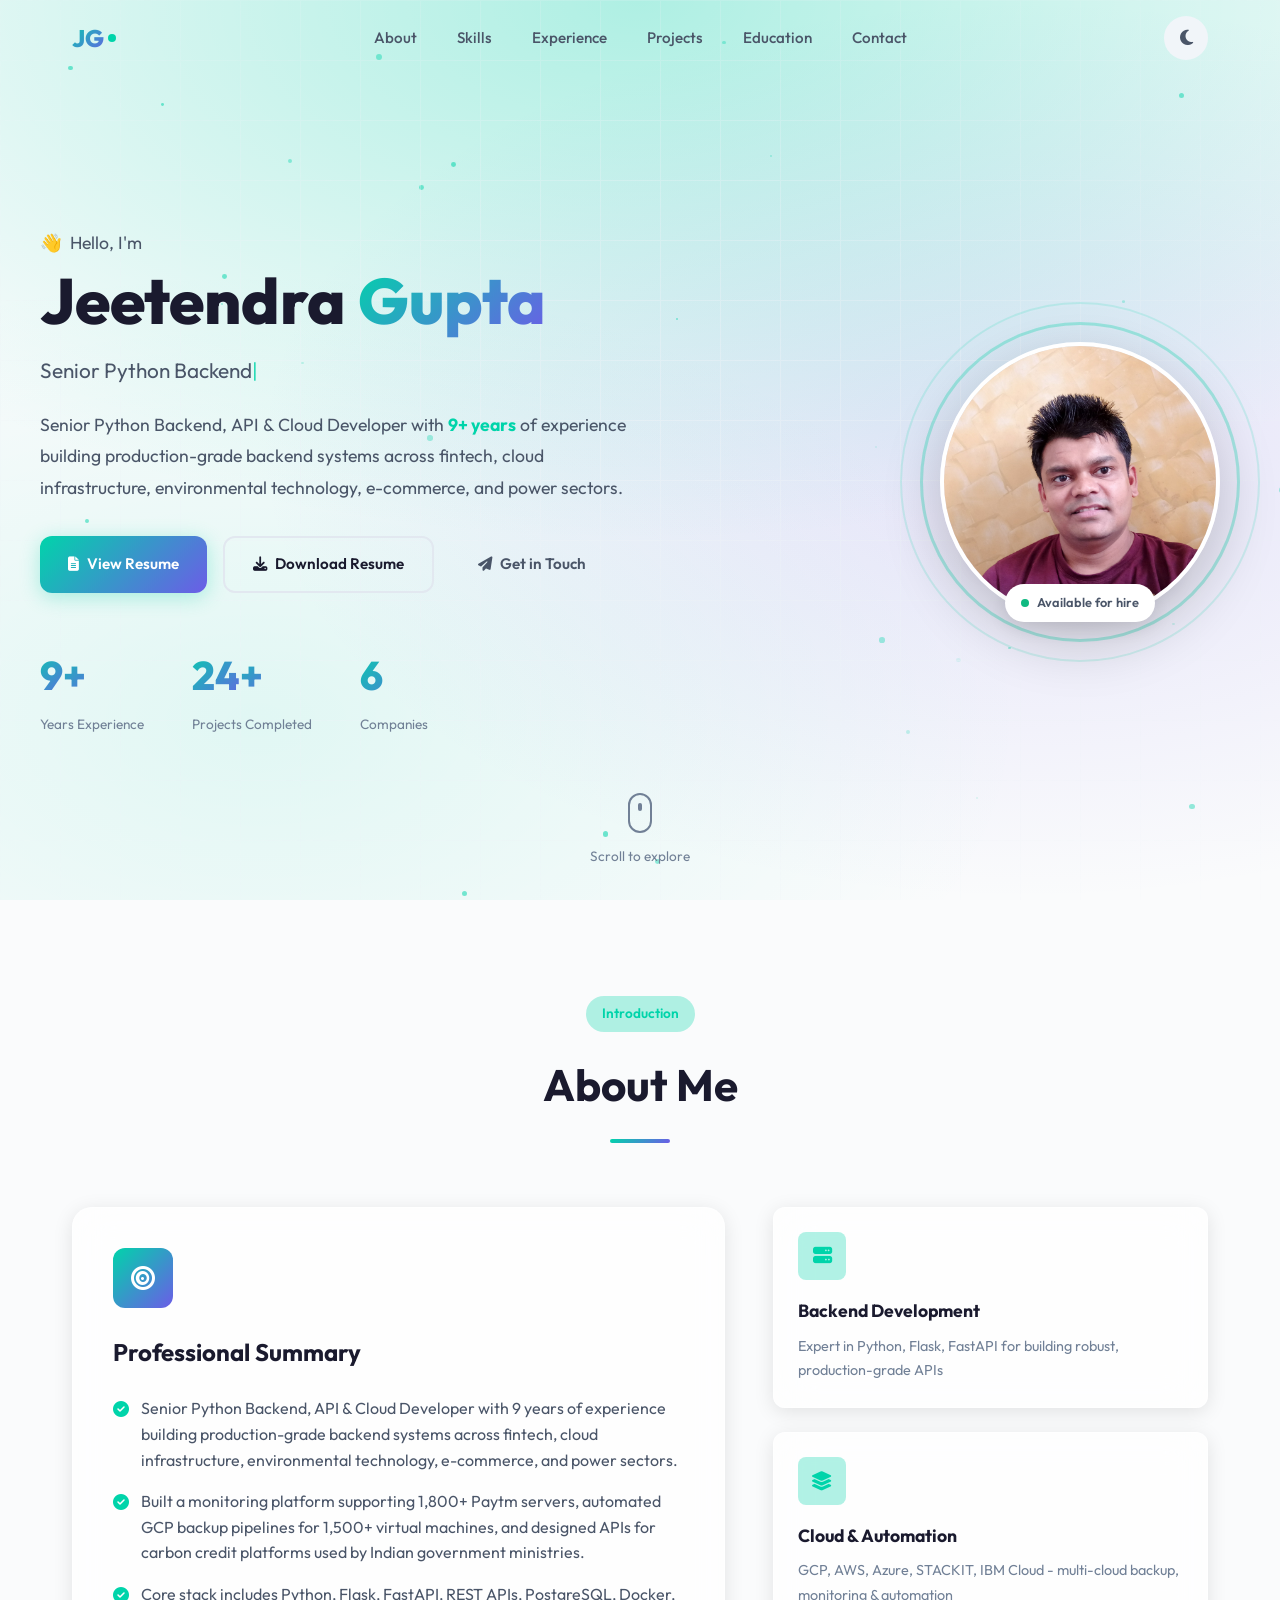
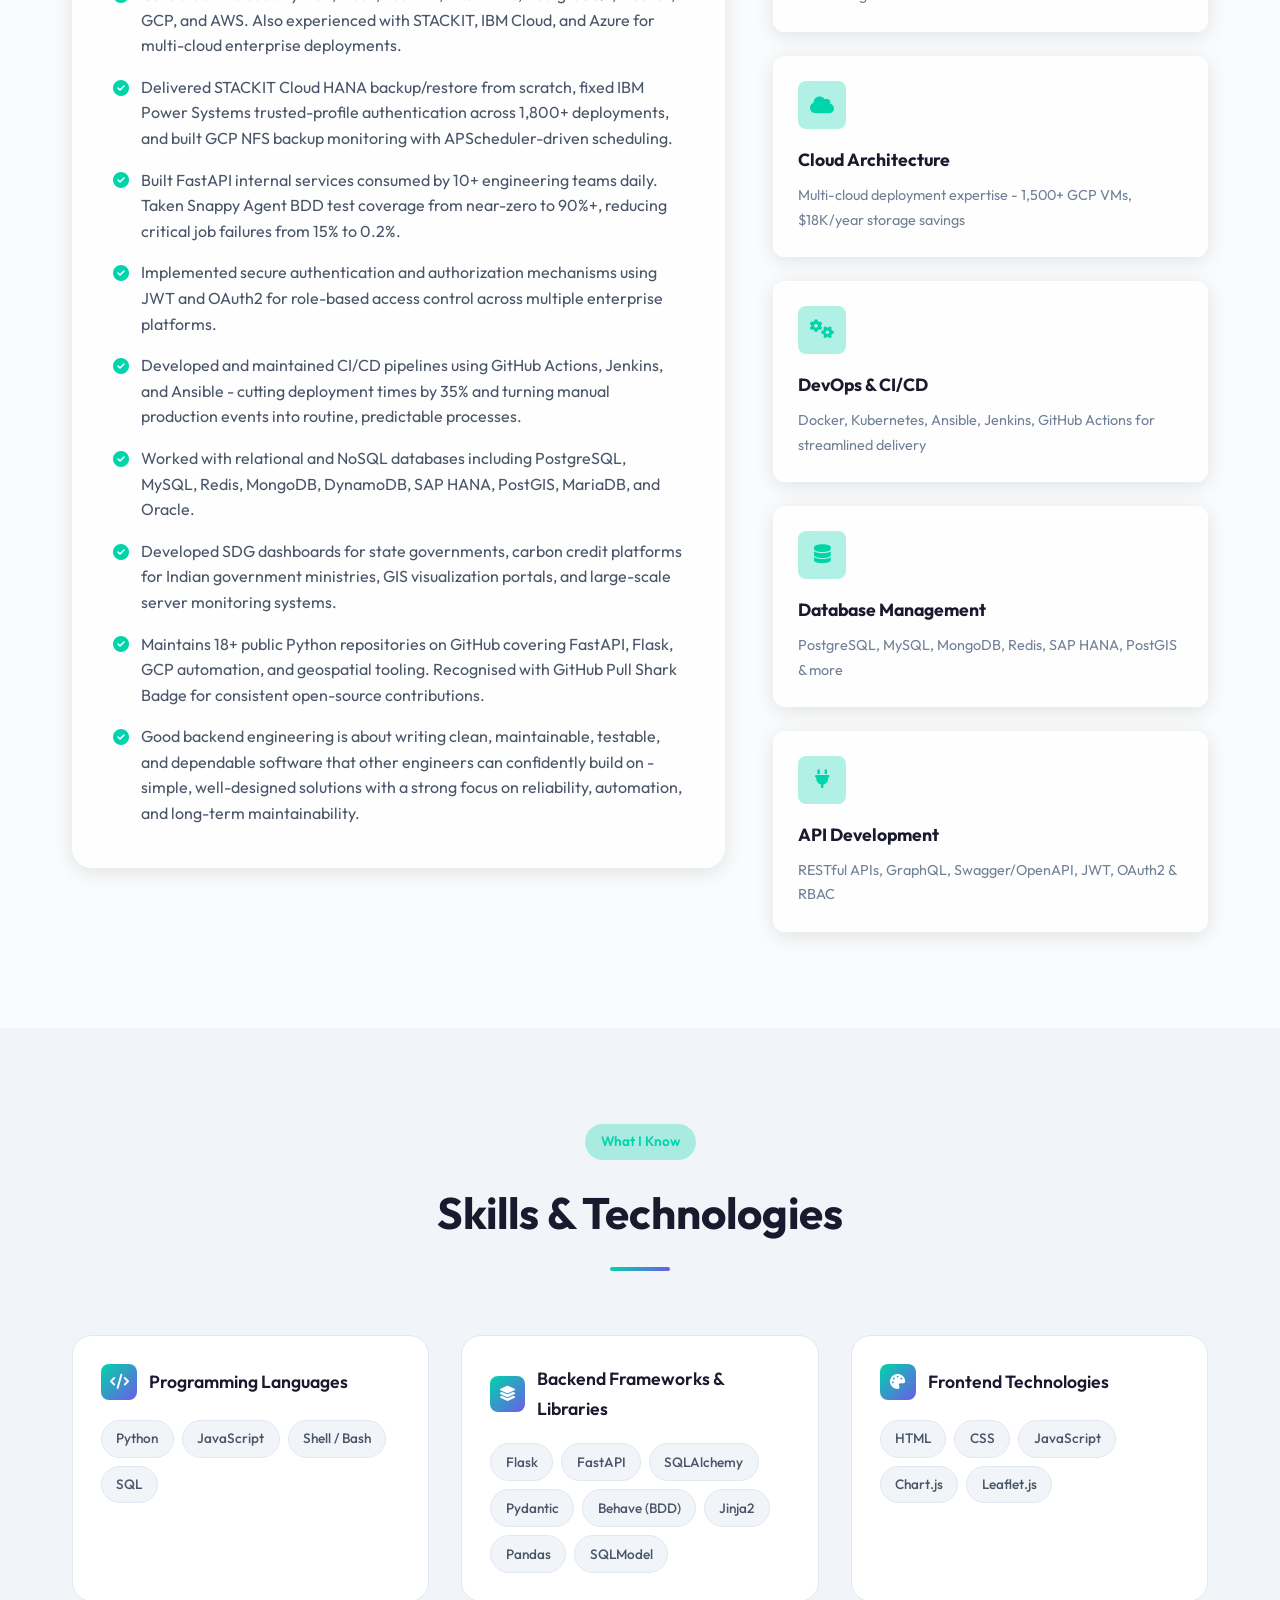
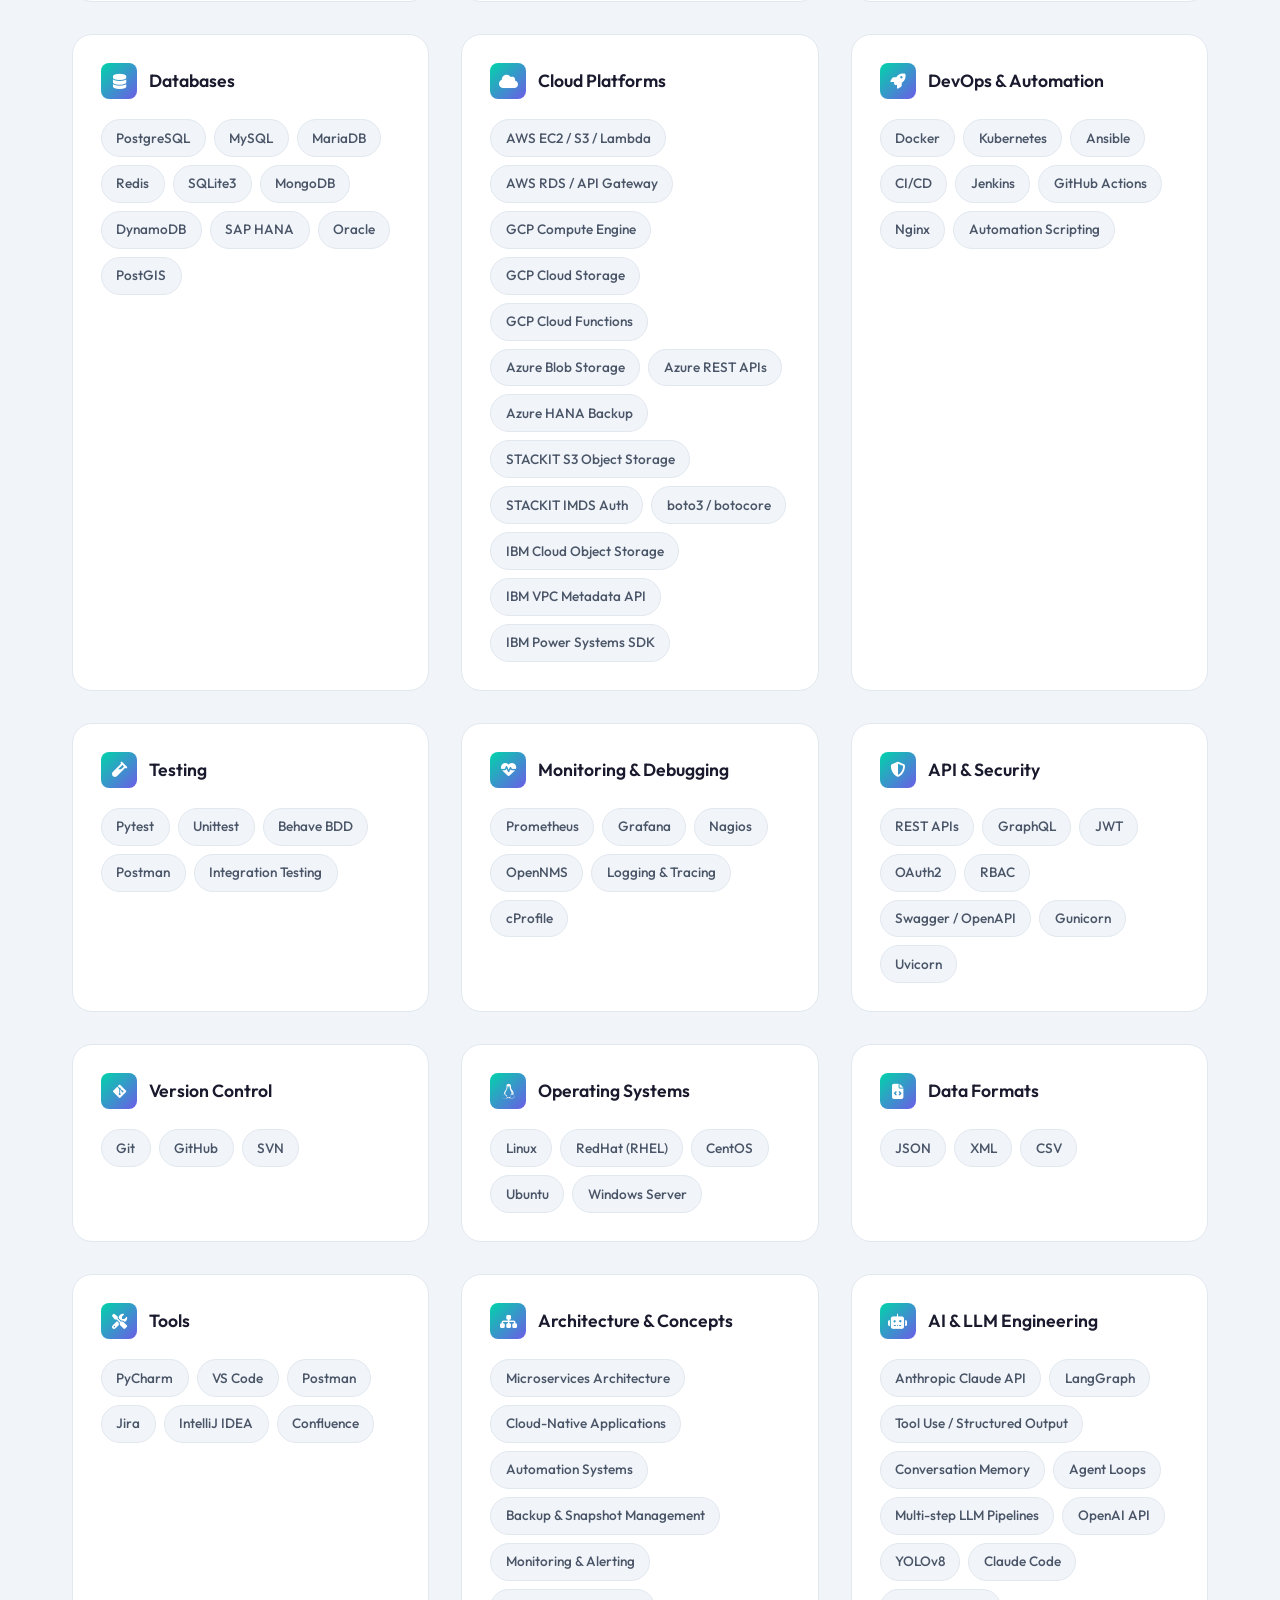
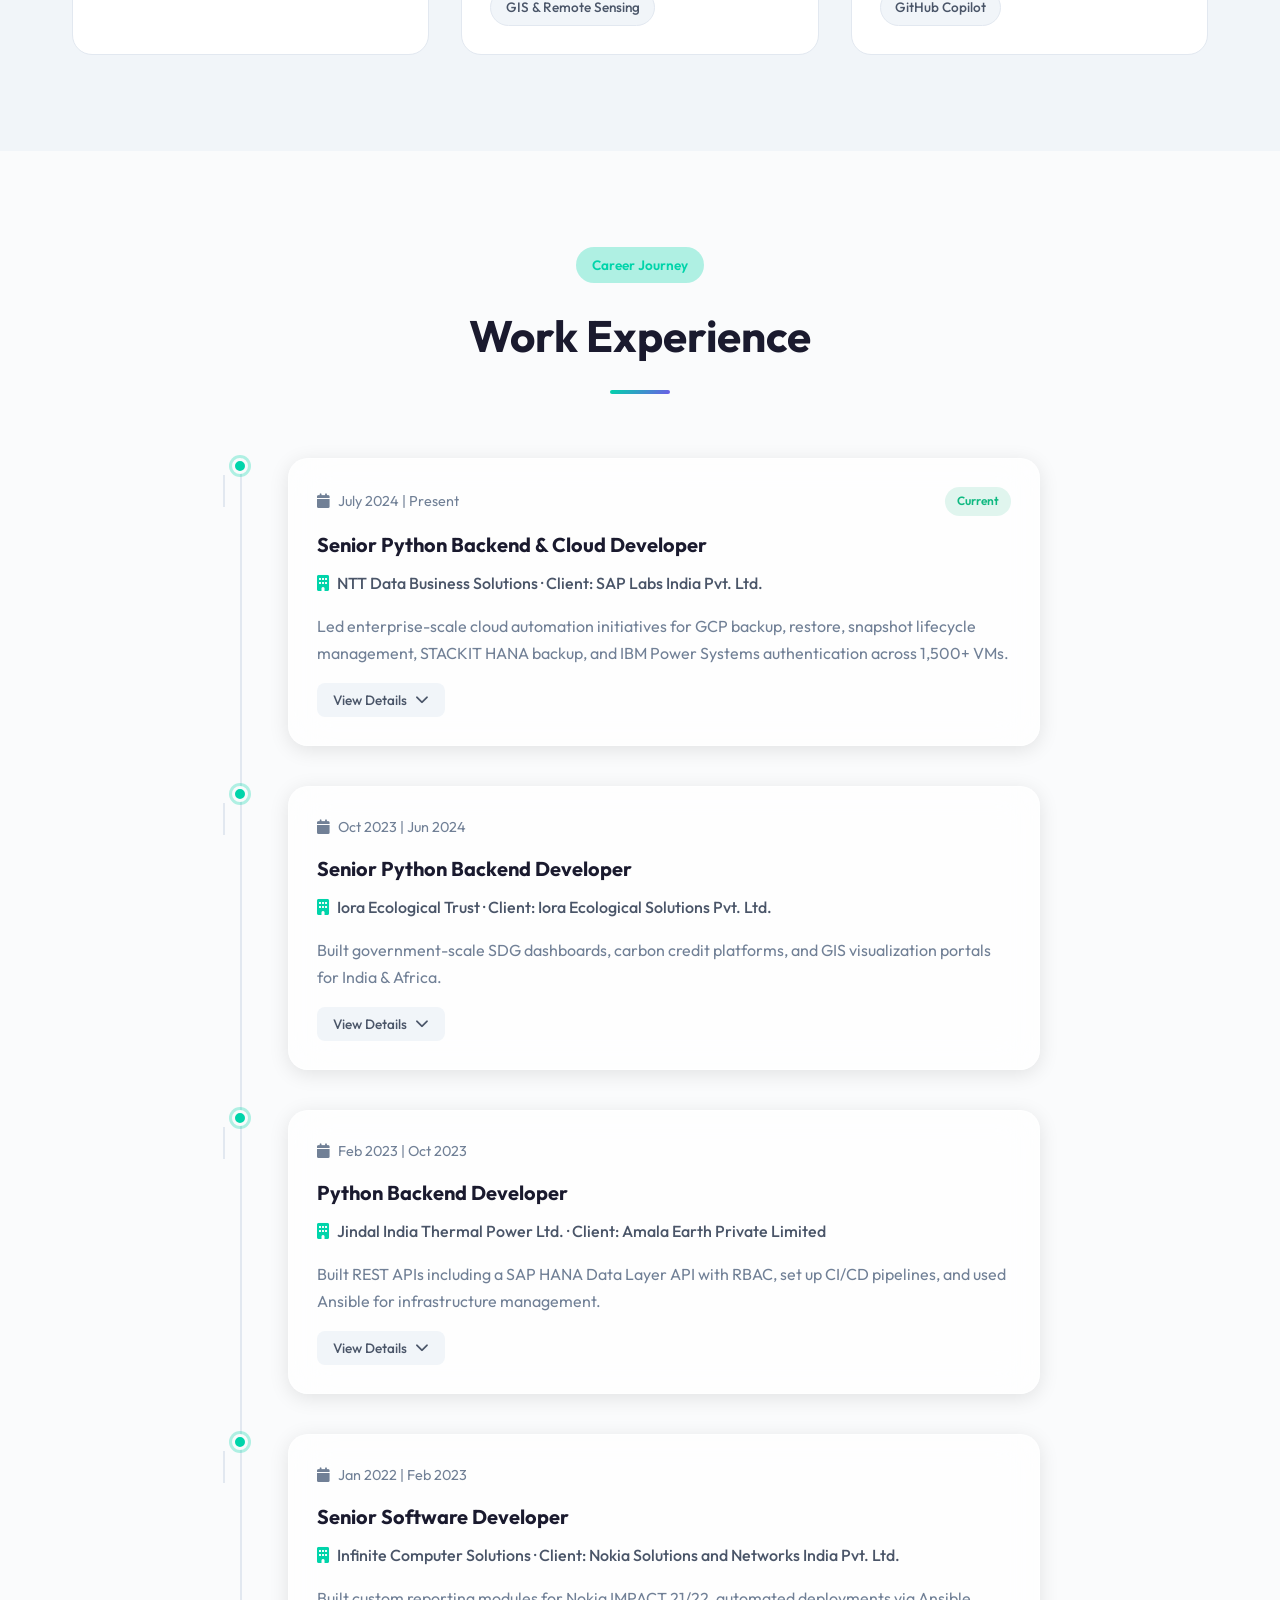
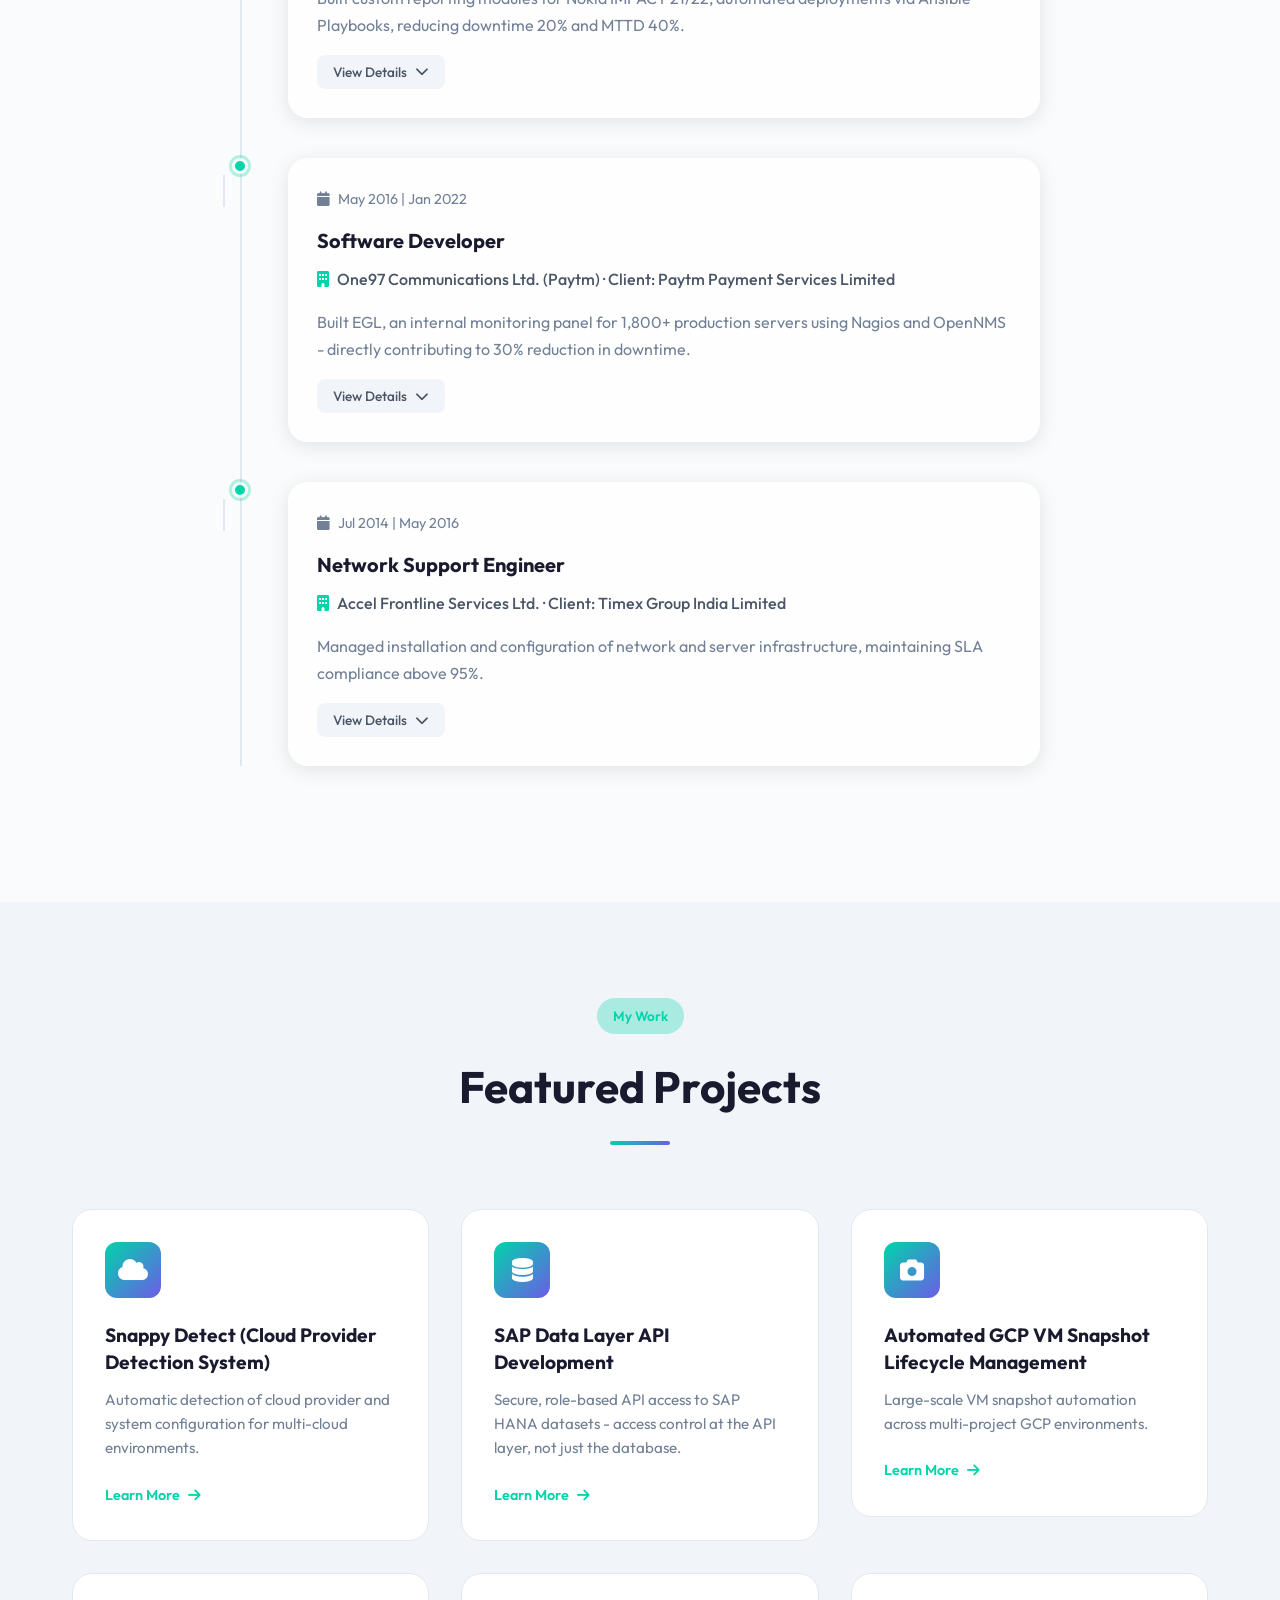
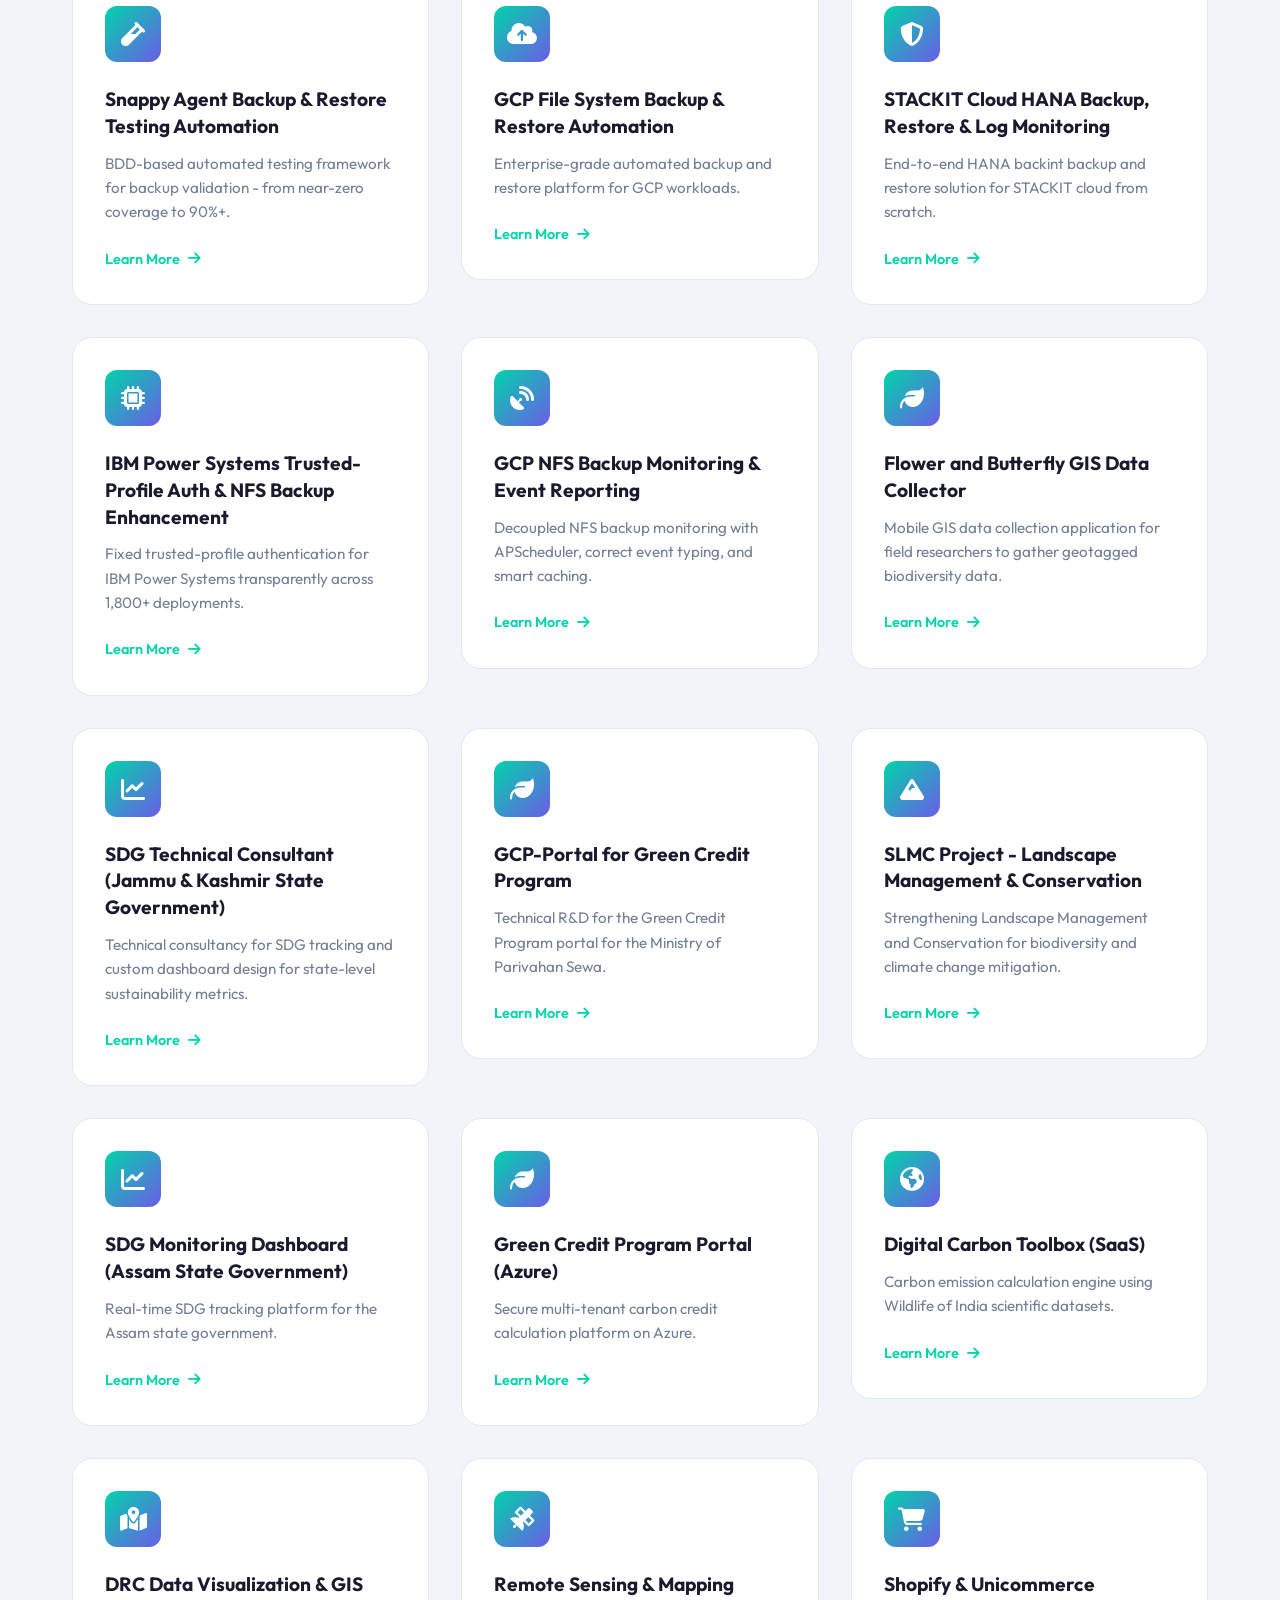
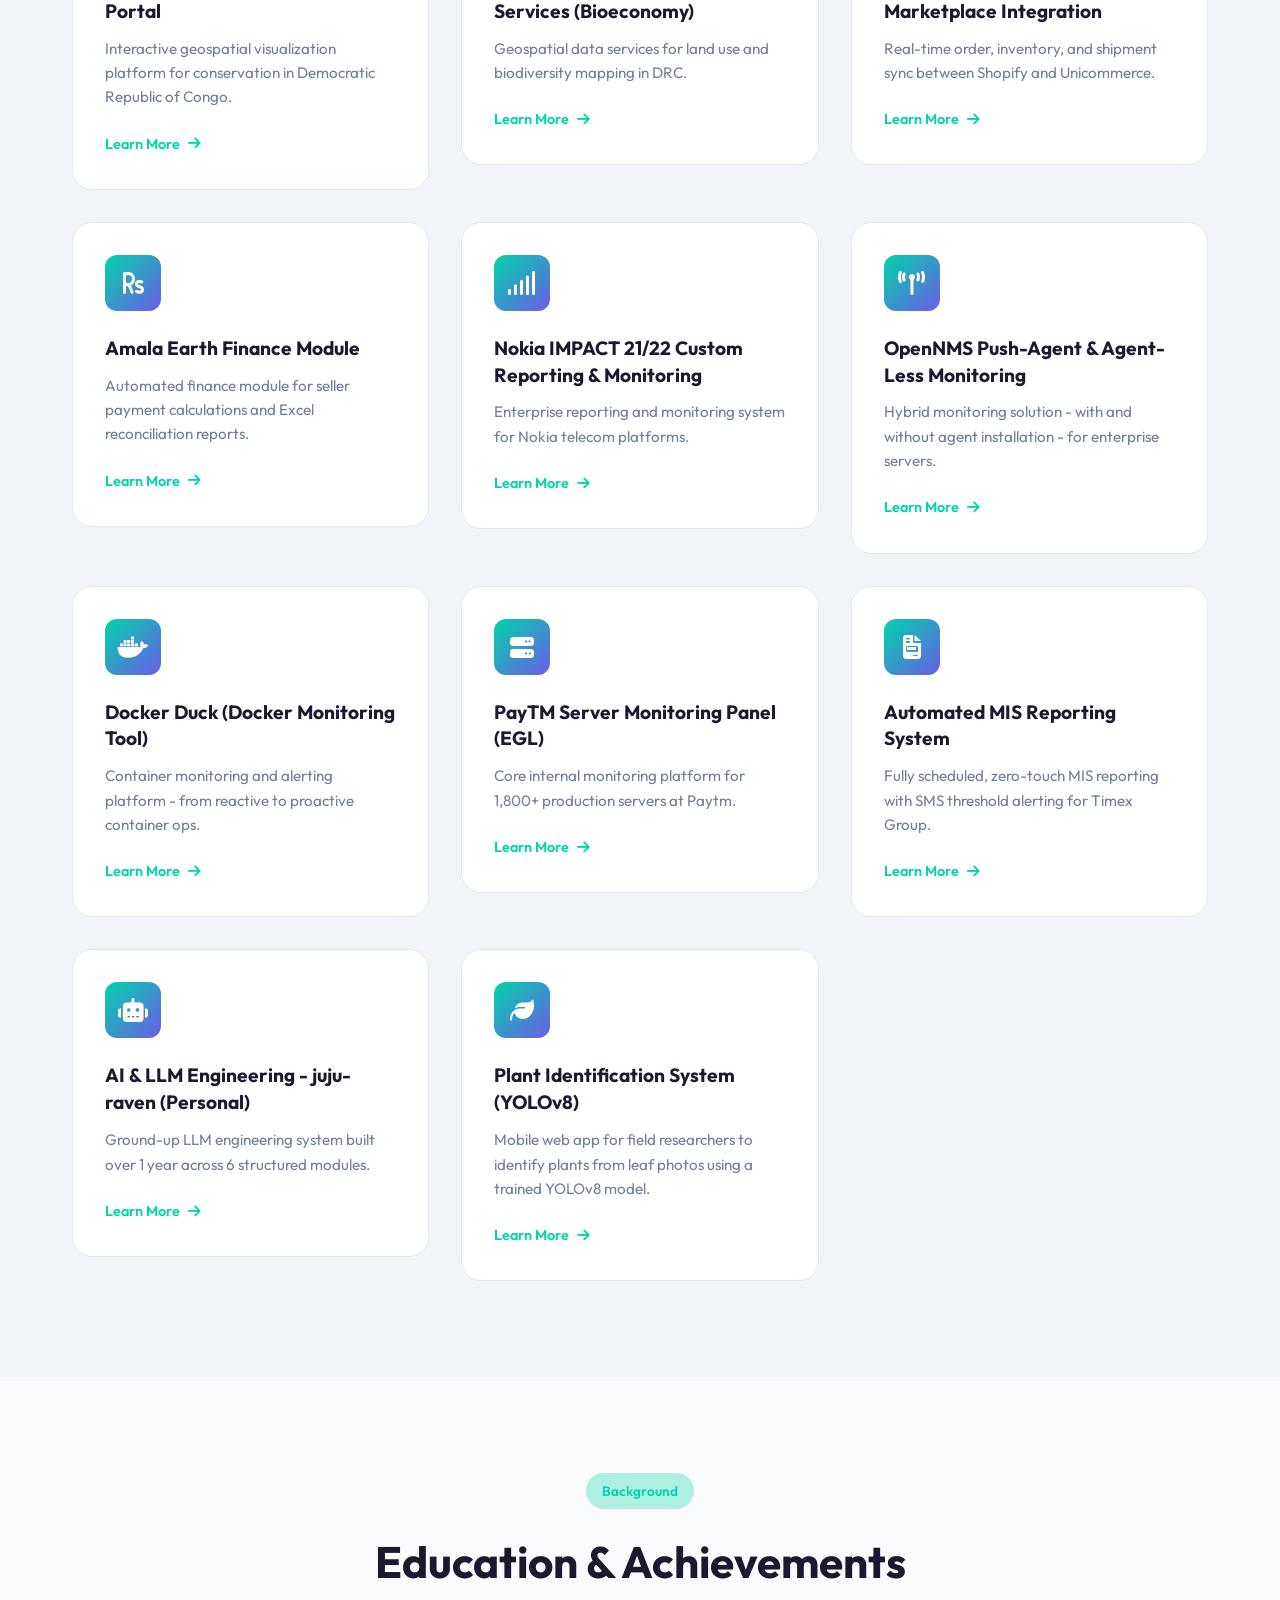
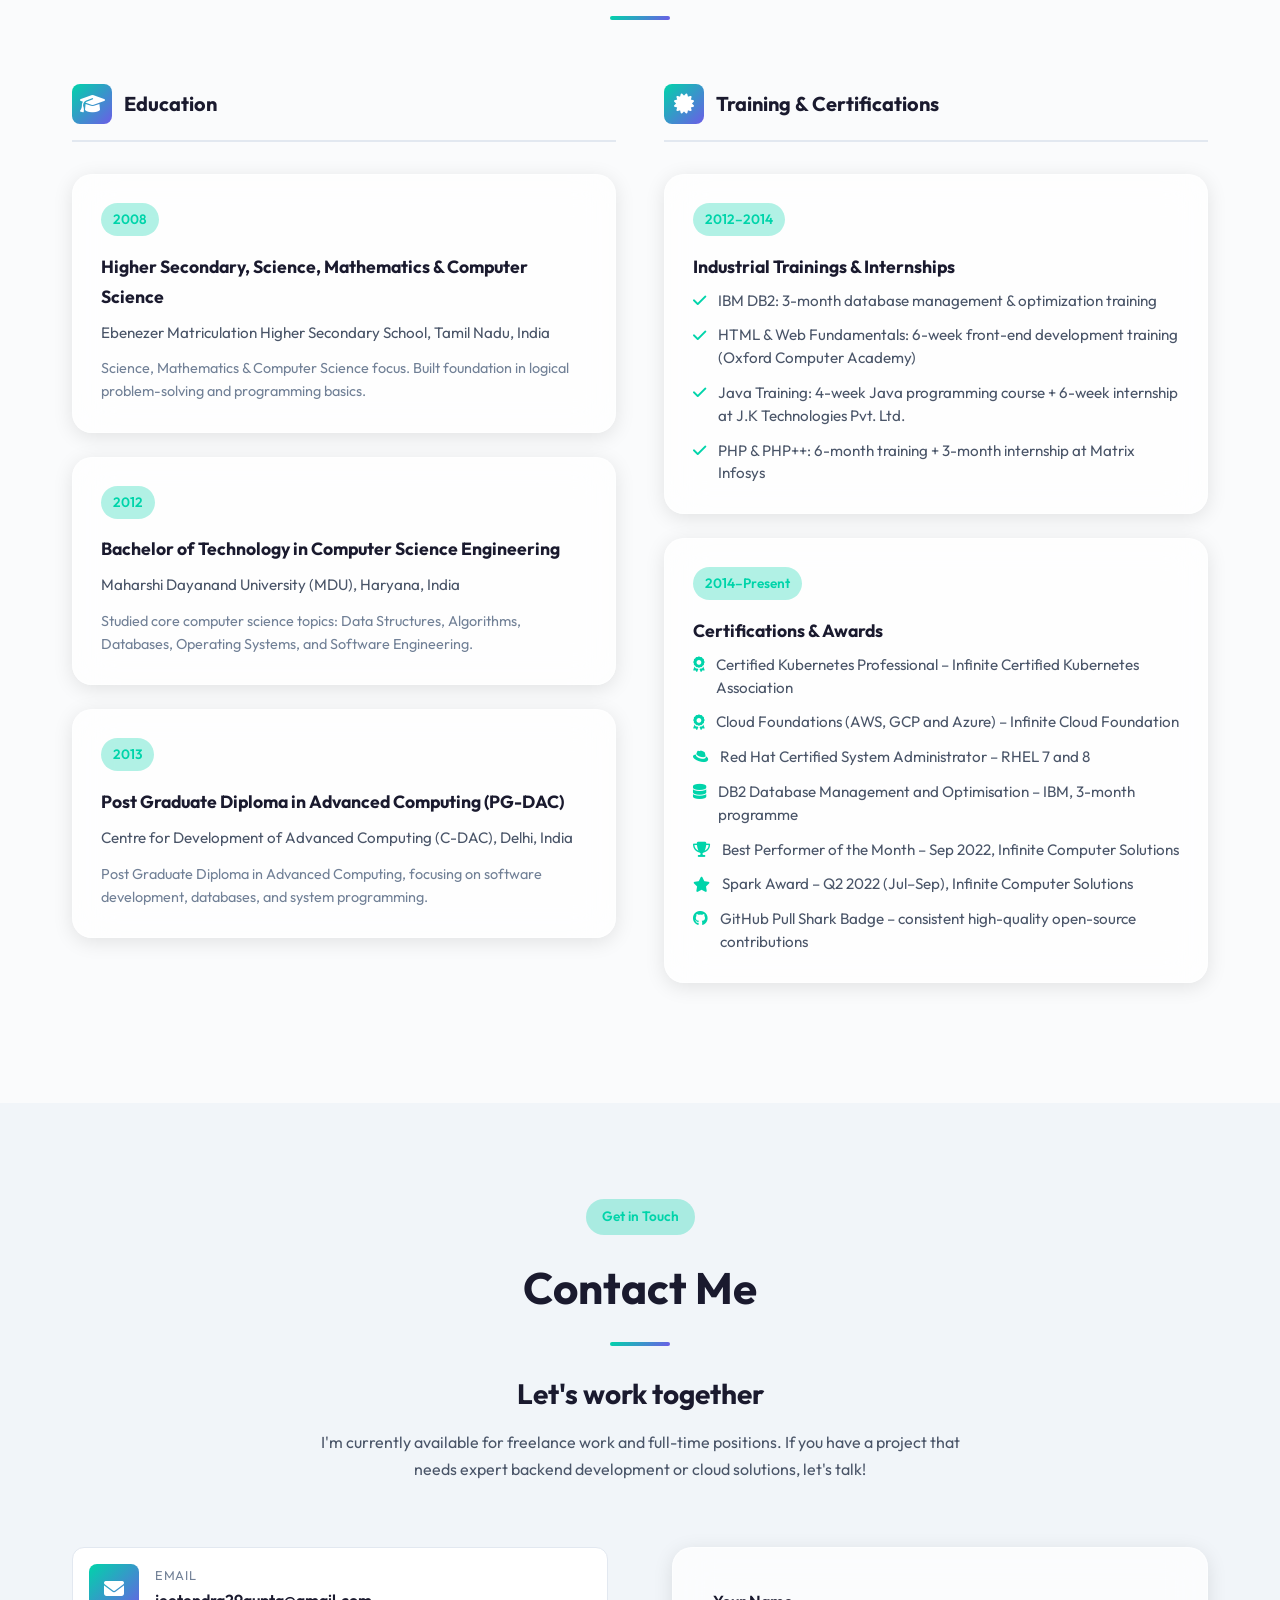
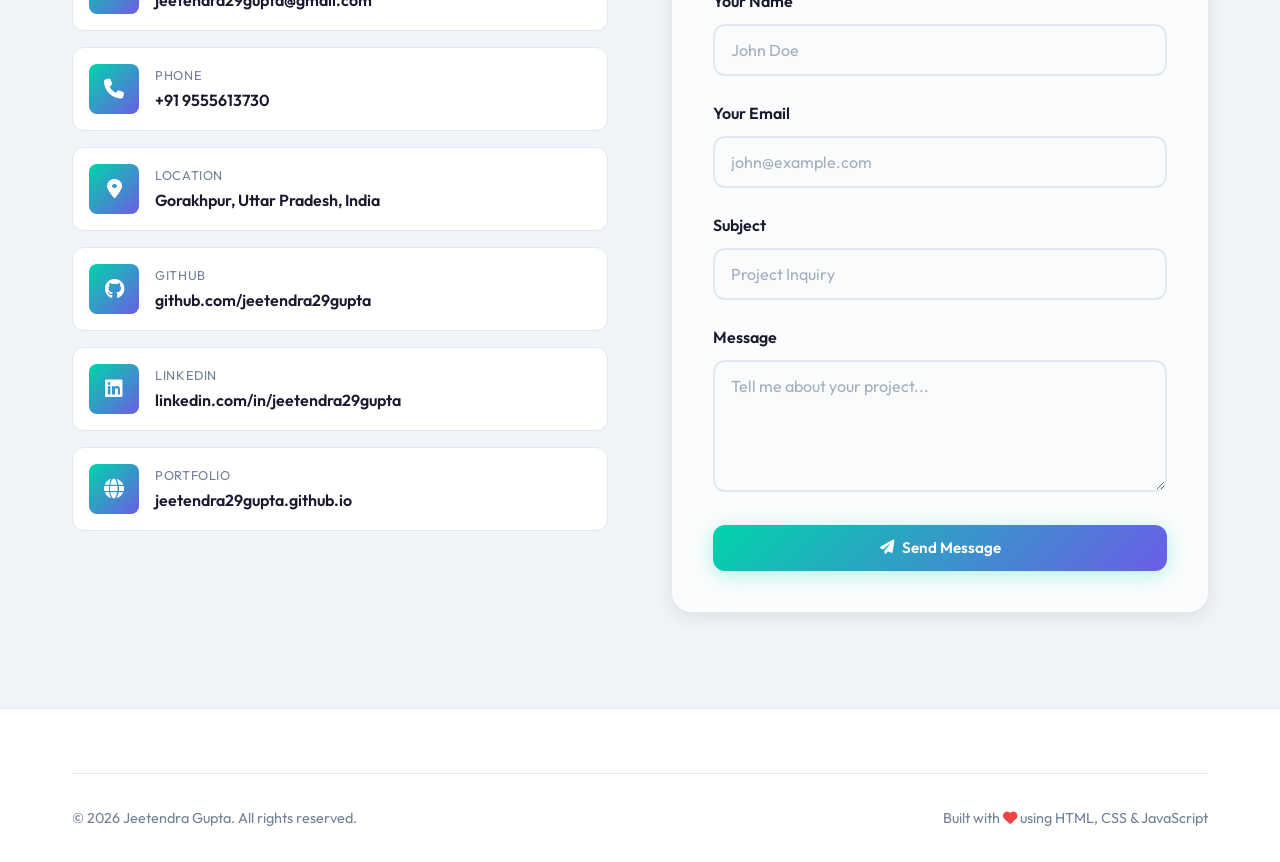
<file: index.html>
<!DOCTYPE html>
<html lang="en">

<head>
    <meta charset="UTF-8">
    <meta name="viewport" content="width=device-width, initial-scale=1.0">

    <!-- ============================================
         PORTFOLIO WEBSITE - Jeetendra Gupta
         
         STRUCTURE:
         1. Meta tags & SEO
         2. External resources (fonts, icons)
         3. Navigation (sticky header with mobile menu)
         4. Hero section (profile + intro)
         5. About/Objective section
         6. Skills section (categorized)
         7. Experience timeline
         8. Projects grid
         9. Education & Achievements
         10. Contact section
         11. Footer
         
         TO CUSTOMIZE:
         - Replace text content directly in HTML
         - Update profile.jpg with your photo
         - Update resume PDF filename
         - Modify social links in footer/contact
    ============================================ -->

    <title>Jeetendra Gupta | Senior Python Backend, API & Cloud Developer</title>

    <!-- SEO Meta Tags - Update these with your info -->
    <meta name="description"
          content="Senior Python Backend, API & Cloud Developer with 9+ years experience in Flask, FastAPI, AWS, GCP, STACKIT, IBM Cloud, automation and scalable systems.">
    <meta name="keywords" content="Python Developer, Backend Developer, Flask, FastAPI, AWS, GCP, Cloud Developer, API Development">
    <meta name="author" content="Jeetendra Gupta">

    <!-- Open Graph for social sharing -->
    <meta property="og:title" content="Jeetendra Gupta | Senior Python Backend, API & Cloud Developer">
    <meta property="og:description" content="Senior Python Backend, API & Cloud Developer with 9+ years experience">
    <meta property="og:type" content="website">

    <!-- Google Fonts - Using Outfit for modern look -->
    <link rel="preconnect" href="https://fonts.googleapis.com">
    <link rel="preconnect" href="https://fonts.gstatic.com" crossorigin>
    <link
            href="https://fonts.googleapis.com/css2?family=Outfit:wght@300;400;500;600;700;800&family=JetBrains+Mono:wght@400;500;600&display=swap"
            rel="stylesheet">

    <!-- Font Awesome Icons -->
    <link rel="stylesheet" href="https://cdnjs.cloudflare.com/ajax/libs/font-awesome/6.5.0/css/all.min.css">

    <!-- Custom Styles -->
    <link rel="stylesheet" href="style.css">
</head>

<body>
<!-- ============================================
 LOADING SCREEN
 Shows briefly while page loads
============================================ -->
<div class="loader" id="loader">
    <div class="loader-content">
        <div class="loader-logo">JG</div>
        <div class="loader-bar">
            <div class="loader-progress"></div>
        </div>
    </div>
</div>

<!-- ============================================
 CURSOR FOLLOWER (Desktop only)
 Creates custom cursor effect
============================================ -->
<div class="cursor" id="cursor"></div>
<div class="cursor-follower" id="cursor-follower"></div>

<!-- ============================================
 NAVIGATION
 - Sticky header with glass effect
 - Mobile hamburger menu
 - Theme toggle (dark/light)

 TO CUSTOMIZE:
 - Update nav links to match your sections
 - Change logo text "JG" to your initials
============================================ -->
<header id="header">
    <nav class="navbar">
        <a href="#" class="logo">
            <span class="logo-text">JG</span>
            <span class="logo-dot"></span>
        </a>

        <ul class="nav-links" id="nav-links">
            <li><a href="#about" class="nav-link">About</a></li>
            <li><a href="#skills" class="nav-link">Skills</a></li>
            <li><a href="#experience" class="nav-link">Experience</a></li>
            <li><a href="#projects" class="nav-link">Projects</a></li>
            <li><a href="#education" class="nav-link">Education</a></li>
            <li><a href="#contact" class="nav-link">Contact</a></li>
        </ul>

        <div class="nav-actions">
            <!-- Theme Toggle Button -->
            <button class="theme-toggle" id="theme-toggle" aria-label="Toggle theme">
                <i class="fas fa-moon" id="theme-icon"></i>
            </button>

            <!-- Mobile Menu Toggle -->
            <button class="menu-toggle" id="menu-toggle" aria-label="Toggle menu">
                <span class="hamburger"></span>
            </button>
        </div>
    </nav>

    <!-- Scroll Progress Bar -->
    <div class="scroll-progress" id="scroll-progress"></div>
</header>

<!-- ============================================
 HERO SECTION
 - Animated intro with profile
 - Call-to-action buttons
 - Floating particles background

 TO CUSTOMIZE:
 - Update name and title
 - Replace profile.jpg
 - Update resume PDF link
============================================ -->
<section class="hero" id="hero">
    <!-- Animated Background -->
    <div class="hero-bg">
        <div class="hero-gradient"></div>
        <div class="hero-particles" id="particles"></div>
        <div class="hero-grid"></div>
    </div>

    <div class="hero-content">
        <div class="hero-text">
            <p class="hero-greeting animate-slide-up">
                <span class="wave">👋</span> Hello, I'm
            </p>
            <h1 class="hero-name animate-slide-up delay-1">
                Jeetendra <span class="highlight">Gupta</span>
            </h1>
            <div class="hero-title animate-slide-up delay-2">
                    <span class="typing-container">
                        <span id="typed-text"></span>
                        <span class="typing-cursor">|</span>
                    </span>
            </div>
            <p class="hero-description animate-slide-up delay-3">
                Senior Python Backend, API & Cloud Developer with <strong>9+ years</strong> of experience
                building production-grade backend systems across fintech, cloud infrastructure,
                environmental technology, e-commerce, and power sectors.
            </p>
            <div class="hero-cta animate-slide-up delay-4">
                <a href="Jeetendra_Gupta_Resume.pdf" target="_blank" class="btn btn-primary">
                    <i class="fas fa-file-alt"></i>
                    View Resume
                </a>
                <a href="Jeetendra_Gupta_Resume.pdf" download class="btn btn-secondary">
                    <i class="fas fa-download"></i>
                    Download Resume
                </a>
                <a href="#contact" class="btn btn-ghost">
                    <i class="fas fa-paper-plane"></i>
                    Get in Touch
                </a>
            </div>
            <div class="hero-stats animate-slide-up delay-5">
                <div class="stat">
                    <div class="stat-value">
                        <span class="stat-number" data-count="9">0</span><span class="stat-suffix">+</span>
                    </div>
                    <span class="stat-label">Years Experience</span>
                </div>
                <div class="stat">
                    <div class="stat-value">
                        <span class="stat-number" data-count="24">0</span><span class="stat-suffix">+</span>
                    </div>
                    <span class="stat-label">Projects Completed</span>
                </div>
                <div class="stat">
                    <span class="stat-number" data-count="6">0</span>
                    <span class="stat-label">Companies</span>
                </div>
            </div>
        </div>

        <div class="hero-image animate-fade-in delay-2">
            <div class="profile-wrapper">
                <div class="profile-ring"></div>
                <div class="profile-ring ring-2"></div>
                <img src="profile.jpg" alt="Jeetendra Gupta - Senior Python Developer" class="profile-img">
                <div class="profile-status">
                    <span class="status-dot"></span>
                    Available for hire
                </div>
            </div>
            <!-- Floating Tech Icons -->
            <div class="floating-icons">
                <div class="float-icon" style="--delay: 0s; --x: -60px; --y: -40px;">
                    <i class="fab fa-python"></i>
                </div>
                <div class="float-icon" style="--delay: 0.5s; --x: 80px; --y: -20px;">
                    <i class="fab fa-aws"></i>
                </div>
                <div class="float-icon" style="--delay: 1s; --x: -80px; --y: 60px;">
                    <i class="fab fa-docker"></i>
                </div>
                <div class="float-icon" style="--delay: 1.5s; --x: 70px; --y: 80px;">
                    <i class="fab fa-google"></i>
                </div>
            </div>
        </div>
    </div>

    <!-- Scroll Indicator -->
    <div class="scroll-indicator animate-fade-in delay-5">
        <div class="mouse">
            <div class="mouse-wheel"></div>
        </div>
        <span>Scroll to explore</span>
    </div>
</section>

<!-- ============================================
 ABOUT / OBJECTIVE SECTION
 - Professional summary
 - Key highlights

 TO CUSTOMIZE:
 - Update the objective bullet points
 - Modify highlight cards as needed
============================================ -->
<section class="section about" id="about">
    <div class="container">
        <div class="section-header">
            <span class="section-tag">Introduction</span>
            <h2 class="section-title">About Me</h2>
            <div class="section-line"></div>
        </div>

        <div class="about-content">
            <div class="about-text reveal-up">
                <div class="about-card glass">
                    <div class="about-icon">
                        <i class="fas fa-bullseye"></i>
                    </div>
                    <h3>Professional Summary</h3>
                    <ul class="objective-list">
                        <li>
                            <i class="fas fa-check-circle"></i>
                            <span>Senior Python Backend, API & Cloud Developer with 9 years of experience
                                    building production-grade backend systems across fintech, cloud infrastructure,
                                    environmental technology, e-commerce, and power sectors.</span>
                        </li>
                        <li>
                            <i class="fas fa-check-circle"></i>
                            <span>Built a monitoring platform supporting 1,800+ Paytm servers, automated GCP backup
                                    pipelines for 1,500+ virtual machines, and designed APIs for carbon credit platforms
                                    used by Indian government ministries.</span>
                        </li>
                        <li>
                            <i class="fas fa-check-circle"></i>
                            <span>Core stack includes Python, Flask, FastAPI, REST APIs, PostgreSQL, Docker, GCP,
                                    and AWS. Also experienced with STACKIT, IBM Cloud, and Azure for multi-cloud
                                    enterprise deployments.</span>
                        </li>
                        <li>
                            <i class="fas fa-check-circle"></i>
                            <span>Delivered STACKIT Cloud HANA backup/restore from scratch, fixed IBM Power Systems
                                    trusted-profile authentication across 1,800+ deployments, and built GCP NFS backup
                                    monitoring with APScheduler-driven scheduling.</span>
                        </li>
                        <li>
                            <i class="fas fa-check-circle"></i>
                            <span>Built FastAPI internal services consumed by 10+ engineering teams daily. Taken
                                    Snappy Agent BDD test coverage from near-zero to 90%+, reducing critical job
                                    failures from 15% to 0.2%.</span>
                        </li>
                        <li>
                            <i class="fas fa-check-circle"></i>
                            <span>Implemented secure authentication and authorization mechanisms using JWT and
                                    OAuth2 for role-based access control across multiple enterprise platforms.</span>
                        </li>
                        <li>
                            <i class="fas fa-check-circle"></i>
                            <span>Developed and maintained CI/CD pipelines using GitHub Actions, Jenkins, and
                                    Ansible - cutting deployment times by 35% and turning manual production events
                                    into routine, predictable processes.</span>
                        </li>
                        <li>
                            <i class="fas fa-check-circle"></i>
                            <span>Worked with relational and NoSQL databases including PostgreSQL, MySQL, Redis,
                                    MongoDB, DynamoDB, SAP HANA, PostGIS, MariaDB, and Oracle.</span>
                        </li>
                        <li>
                            <i class="fas fa-check-circle"></i>
                            <span>Developed SDG dashboards for state governments, carbon credit platforms for Indian
                                    government ministries, GIS visualization portals, and large-scale server monitoring
                                    systems.</span>
                        </li>
                        <li>
                            <i class="fas fa-check-circle"></i>
                            <span>Maintains 18+ public Python repositories on GitHub covering FastAPI, Flask, GCP
                                    automation, and geospatial tooling. Recognised with GitHub Pull Shark Badge for
                                    consistent open-source contributions.</span>
                        </li>
                        <li>
                            <i class="fas fa-check-circle"></i>
                            <span>Good backend engineering is about writing clean, maintainable, testable, and
                                    dependable software that other engineers can confidently build on - simple,
                                    well-designed solutions with a strong focus on reliability, automation, and
                                    long-term maintainability.</span>
                        </li>
                    </ul>
                </div>
            </div>

            <div class="about-highlights reveal-up delay-1">
                <div class="highlight-card glass">
                    <div class="highlight-icon">
                        <i class="fas fa-server"></i>
                    </div>
                    <h4>Backend Development</h4>
                    <p>Expert in Python, Flask, FastAPI for building robust, production-grade APIs</p>
                </div>
                <div class="highlight-card glass">
                    <div class="highlight-icon">
                        <i class="fas fa-layer-group"></i>
                    </div>
                    <h4>Cloud & Automation</h4>
                    <p>GCP, AWS, Azure, STACKIT, IBM Cloud - multi-cloud backup, monitoring & automation</p>
                </div>
                <div class="highlight-card glass">
                    <div class="highlight-icon">
                        <i class="fas fa-cloud"></i>
                    </div>
                    <h4>Cloud Architecture</h4>
                    <p>Multi-cloud deployment expertise - 1,500+ GCP VMs, $18K/year storage savings</p>
                </div>
                <div class="highlight-card glass">
                    <div class="highlight-icon">
                        <i class="fas fa-cogs"></i>
                    </div>
                    <h4>DevOps & CI/CD</h4>
                    <p>Docker, Kubernetes, Ansible, Jenkins, GitHub Actions for streamlined delivery</p>
                </div>
                <div class="highlight-card glass">
                    <div class="highlight-icon">
                        <i class="fas fa-database"></i>
                    </div>
                    <h4>Database Management</h4>
                    <p>PostgreSQL, MySQL, MongoDB, Redis, SAP HANA, PostGIS & more</p>
                </div>
                <div class="highlight-card glass">
                    <div class="highlight-icon">
                        <i class="fas fa-plug"></i>
                    </div>
                    <h4>API Development</h4>
                    <p>RESTful APIs, GraphQL, Swagger/OpenAPI, JWT, OAuth2 & RBAC</p>
                </div>
            </div>
        </div>
    </div>
</section>

<!-- ============================================
 SKILLS SECTION
 - Categorized skill groups
 - Animated skill tags

 TO CUSTOMIZE:
 - Add/remove skills in each category
 - Add new skill categories as needed
============================================ -->
<section class="section skills" id="skills">
    <div class="container">
        <div class="section-header">
            <span class="section-tag">What I Know</span>
            <h2 class="section-title">Skills & Technologies</h2>
            <div class="section-line"></div>
        </div>

        <div class="skills-container">
            <!-- Programming Languages -->
            <div class="skill-category reveal-up">
                <div class="category-header">
                    <i class="fas fa-code"></i>
                    <h3>Programming Languages</h3>
                </div>
                <div class="skill-tags">
                    <span class="skill-tag">Python</span>
                    <span class="skill-tag">JavaScript</span>
                    <span class="skill-tag">Shell / Bash</span>
                    <span class="skill-tag">SQL</span>
                </div>
            </div>

            <!-- Backend Frameworks -->
            <div class="skill-category reveal-up delay-1">
                <div class="category-header">
                    <i class="fas fa-layer-group"></i>
                    <h3>Backend Frameworks & Libraries</h3>
                </div>
                <div class="skill-tags">
                    <span class="skill-tag">Flask</span>
                    <span class="skill-tag">FastAPI</span>
                    <span class="skill-tag">SQLAlchemy</span>
                    <span class="skill-tag">Pydantic</span>
                    <span class="skill-tag">Behave (BDD)</span>
                    <span class="skill-tag">Jinja2</span>
                    <span class="skill-tag">Pandas</span>
                    <span class="skill-tag">SQLModel</span>
                </div>
            </div>

            <!-- Frontend Technologies -->
            <div class="skill-category reveal-up delay-2">
                <div class="category-header">
                    <i class="fas fa-palette"></i>
                    <h3>Frontend Technologies</h3>
                </div>
                <div class="skill-tags">
                    <span class="skill-tag">HTML</span>
                    <span class="skill-tag">CSS</span>
                    <span class="skill-tag">JavaScript</span>
                    <span class="skill-tag">Chart.js</span>
                    <span class="skill-tag">Leaflet.js</span>
                </div>
            </div>

            <!-- Databases -->
            <div class="skill-category reveal-up">
                <div class="category-header">
                    <i class="fas fa-database"></i>
                    <h3>Databases</h3>
                </div>
                <div class="skill-tags">
                    <span class="skill-tag">PostgreSQL</span>
                    <span class="skill-tag">MySQL</span>
                    <span class="skill-tag">MariaDB</span>
                    <span class="skill-tag">Redis</span>
                    <span class="skill-tag">SQLite3</span>
                    <span class="skill-tag">MongoDB</span>
                    <span class="skill-tag">DynamoDB</span>
                    <span class="skill-tag">SAP HANA</span>
                    <span class="skill-tag">Oracle</span>
                    <span class="skill-tag">PostGIS</span>
                </div>
            </div>

            <!-- Cloud Platforms -->
            <div class="skill-category reveal-up delay-1">
                <div class="category-header">
                    <i class="fas fa-cloud"></i>
                    <h3>Cloud Platforms</h3>
                </div>
                <div class="skill-tags">
                    <span class="skill-tag">AWS EC2 / S3 / Lambda</span>
                    <span class="skill-tag">AWS RDS / API Gateway</span>
                    <span class="skill-tag">GCP Compute Engine</span>
                    <span class="skill-tag">GCP Cloud Storage</span>
                    <span class="skill-tag">GCP Cloud Functions</span>
                    <span class="skill-tag">Azure Blob Storage</span>
                    <span class="skill-tag">Azure REST APIs</span>
                    <span class="skill-tag">Azure HANA Backup</span>
                    <span class="skill-tag">STACKIT S3 Object Storage</span>
                    <span class="skill-tag">STACKIT IMDS Auth</span>
                    <span class="skill-tag">boto3 / botocore</span>
                    <span class="skill-tag">IBM Cloud Object Storage</span>
                    <span class="skill-tag">IBM VPC Metadata API</span>
                    <span class="skill-tag">IBM Power Systems SDK</span>
                </div>
            </div>

            <!-- DevOps & Automation -->
            <div class="skill-category reveal-up delay-2">
                <div class="category-header">
                    <i class="fas fa-rocket"></i>
                    <h3>DevOps & Automation</h3>
                </div>
                <div class="skill-tags">
                    <span class="skill-tag">Docker</span>
                    <span class="skill-tag">Kubernetes</span>
                    <span class="skill-tag">Ansible</span>
                    <span class="skill-tag">CI/CD</span>
                    <span class="skill-tag">Jenkins</span>
                    <span class="skill-tag">GitHub Actions</span>
                    <span class="skill-tag">Nginx</span>
                    <span class="skill-tag">Automation Scripting</span>
                </div>
            </div>

            <!-- Testing -->
            <div class="skill-category reveal-up">
                <div class="category-header">
                    <i class="fas fa-vial"></i>
                    <h3>Testing</h3>
                </div>
                <div class="skill-tags">
                    <span class="skill-tag">Pytest</span>
                    <span class="skill-tag">Unittest</span>
                    <span class="skill-tag">Behave BDD</span>
                    <span class="skill-tag">Postman</span>
                    <span class="skill-tag">Integration Testing</span>
                </div>
            </div>

            <!-- Monitoring & Debugging -->
            <div class="skill-category reveal-up delay-1">
                <div class="category-header">
                    <i class="fas fa-heartbeat"></i>
                    <h3>Monitoring & Debugging</h3>
                </div>
                <div class="skill-tags">
                    <span class="skill-tag">Prometheus</span>
                    <span class="skill-tag">Grafana</span>
                    <span class="skill-tag">Nagios</span>
                    <span class="skill-tag">OpenNMS</span>
                    <span class="skill-tag">Logging & Tracing</span>
                    <span class="skill-tag">cProfile</span>
                </div>
            </div>

            <!-- API & Security -->
            <div class="skill-category reveal-up delay-2">
                <div class="category-header">
                    <i class="fas fa-shield-alt"></i>
                    <h3>API & Security</h3>
                </div>
                <div class="skill-tags">
                    <span class="skill-tag">REST APIs</span>
                    <span class="skill-tag">GraphQL</span>
                    <span class="skill-tag">JWT</span>
                    <span class="skill-tag">OAuth2</span>
                    <span class="skill-tag">RBAC</span>
                    <span class="skill-tag">Swagger / OpenAPI</span>
                    <span class="skill-tag">Gunicorn</span>
                    <span class="skill-tag">Uvicorn</span>
                </div>
            </div>

            <!-- Version Control -->
            <div class="skill-category reveal-up">
                <div class="category-header">
                    <i class="fab fa-git-alt"></i>
                    <h3>Version Control</h3>
                </div>
                <div class="skill-tags">
                    <span class="skill-tag">Git</span>
                    <span class="skill-tag">GitHub</span>
                    <span class="skill-tag">SVN</span>
                </div>
            </div>

            <!-- Operating Systems -->
            <div class="skill-category reveal-up delay-1">
                <div class="category-header">
                    <i class="fab fa-linux"></i>
                    <h3>Operating Systems</h3>
                </div>
                <div class="skill-tags">
                    <span class="skill-tag">Linux</span>
                    <span class="skill-tag">RedHat (RHEL)</span>
                    <span class="skill-tag">CentOS</span>
                    <span class="skill-tag">Ubuntu</span>
                    <span class="skill-tag">Windows Server</span>
                </div>
            </div>

            <!-- Data Formats -->
            <div class="skill-category reveal-up delay-2">
                <div class="category-header">
                    <i class="fas fa-file-code"></i>
                    <h3>Data Formats</h3>
                </div>
                <div class="skill-tags">
                    <span class="skill-tag">JSON</span>
                    <span class="skill-tag">XML</span>
                    <span class="skill-tag">CSV</span>
                </div>
            </div>

            <!-- Tools -->
            <div class="skill-category reveal-up">
                <div class="category-header">
                    <i class="fas fa-tools"></i>
                    <h3>Tools</h3>
                </div>
                <div class="skill-tags">
                    <span class="skill-tag">PyCharm</span>
                    <span class="skill-tag">VS Code</span>
                    <span class="skill-tag">Postman</span>
                    <span class="skill-tag">Jira</span>
                    <span class="skill-tag">IntelliJ IDEA</span>
                    <span class="skill-tag">Confluence</span>
                </div>
            </div>

            <!-- Architecture & Concepts -->
            <div class="skill-category reveal-up delay-1">
                <div class="category-header">
                    <i class="fas fa-sitemap"></i>
                    <h3>Architecture & Concepts</h3>
                </div>
                <div class="skill-tags">
                    <span class="skill-tag">Microservices Architecture</span>
                    <span class="skill-tag">Cloud-Native Applications</span>
                    <span class="skill-tag">Automation Systems</span>
                    <span class="skill-tag">Backup & Snapshot Management</span>
                    <span class="skill-tag">Monitoring & Alerting</span>
                    <span class="skill-tag">GIS & Remote Sensing</span>
                </div>
            </div>

            <!-- AI & LLM Engineering -->
            <div class="skill-category reveal-up delay-2">
                <div class="category-header">
                    <i class="fas fa-robot"></i>
                    <h3>AI & LLM Engineering</h3>
                </div>
                <div class="skill-tags">
                    <span class="skill-tag">Anthropic Claude API</span>
                    <span class="skill-tag">LangGraph</span>
                    <span class="skill-tag">Tool Use / Structured Output</span>
                    <span class="skill-tag">Conversation Memory</span>
                    <span class="skill-tag">Agent Loops</span>
                    <span class="skill-tag">Multi-step LLM Pipelines</span>
                    <span class="skill-tag">OpenAI API</span>
                    <span class="skill-tag">YOLOv8</span>
                    <span class="skill-tag">Claude Code</span>
                    <span class="skill-tag">GitHub Copilot</span>
                </div>
            </div>
        </div>
    </div>
</section>

<!-- ============================================
 EXPERIENCE SECTION
 - Interactive timeline
 - Expandable job details

 TO CUSTOMIZE:
 - Update job entries with your experience
 - Add/remove jobs as needed
 - Update dates and descriptions
============================================ -->
<section class="section experience" id="experience">
    <div class="container">
        <div class="section-header">
            <span class="section-tag">Career Journey</span>
            <h2 class="section-title">Work Experience</h2>
            <div class="section-line"></div>
        </div>

        <div class="timeline">
            <!-- NTT DATA -->
            <div class="timeline-item reveal-up">
                <div class="timeline-marker">
                    <div class="marker-dot"></div>
                    <div class="marker-line"></div>
                </div>
                <div class="timeline-content glass">
                    <div class="timeline-header">
                        <div class="timeline-date">
                            <i class="fas fa-calendar"></i>
                            <span>July 2024 | Present</span>
                        </div>
                        <span class="timeline-badge current">Current</span>
                    </div>
                    <h3 class="timeline-title">Senior Python Backend & Cloud Developer</h3>
                    <h4 class="timeline-company">
                        <i class="fas fa-building"></i>
                        NTT Data Business Solutions · Client: SAP Labs India Pvt. Ltd.
                    </h4>
                    <p class="timeline-summary">
                        Led enterprise-scale cloud automation initiatives for GCP backup, restore,
                        snapshot lifecycle management, STACKIT HANA backup, and IBM Power Systems
                        authentication across 1,500+ VMs.
                    </p>
                    <button class="expand-btn" data-expand="job-1">
                        <span>View Details</span>
                        <i class="fas fa-chevron-down"></i>
                    </button>
                    <div class="timeline-details" id="job-1">
                        <ul>
                            <li>Automated backup and restore for 1,500+ GCP VMs using Python, subprocess, and GCP CLI, cutting manual overhead by ~70%.</li>
                            <li>Built full BDD test suite for Snappy Agent using Python Behave, taking critical job failures from 15% down to 0.2% and test coverage to 90%+.</li>
                            <li>Took full ownership of GCP VM snapshot lifecycle across 20+ projects - creation, retention, and deletion now run automatically with no human involvement.</li>
                            <li>Tightened storage retention policies, saving $18K/year in GCP storage costs (25% reduction) with no impact on recovery capability.</li>
                            <li>Delivered end-to-end HANA backint backup, restore, and listing for STACKIT cloud from scratch - full, differential, incremental, and log backups across Scale-Up and Scale-Out systems.</li>
                            <li>Fixed IBM Power Systems trusted-profile authentication by auto-detecting server architecture at runtime using platform.machine(), working transparently across 1,800+ existing deployments with zero config changes.</li>
                            <li>Built FastAPI internal services consumed by 10+ engineering teams daily.</li>
                            <li>Mentored junior developers through code reviews, focusing on reasoning behind decisions. Several have since led their own features independently.</li>
                        </ul>
                    </div>
                </div>
            </div>

            <!-- IORA -->
            <div class="timeline-item reveal-up">
                <div class="timeline-marker">
                    <div class="marker-dot"></div>
                    <div class="marker-line"></div>
                </div>
                <div class="timeline-content glass">
                    <div class="timeline-header">
                        <div class="timeline-date">
                            <i class="fas fa-calendar"></i>
                            <span>Oct 2023 | Jun 2024</span>
                        </div>
                    </div>
                    <h3 class="timeline-title">Senior Python Backend Developer</h3>
                    <h4 class="timeline-company">
                        <i class="fas fa-building"></i>
                        Iora Ecological Trust · Client: Iora Ecological Solutions Pvt. Ltd.
                    </h4>
                    <p class="timeline-summary">
                        Built government-scale SDG dashboards, carbon credit platforms, and
                        GIS visualization portals for India & Africa.
                    </p>
                    <button class="expand-btn" data-expand="job-2">
                        <span>View Details</span>
                        <i class="fas fa-chevron-down"></i>
                    </button>
                    <div class="timeline-details" id="job-2">
                        <ul>
                            <li>Built the full backend for the Assam state government's SDG Monitoring Dashboard, giving planners a live view of progress across health, education, and environment.</li>
                            <li>Served as SDG Technical Consultant for Jammu and Kashmir, working directly with government stakeholders on dashboard design and system architecture.</li>
                            <li>Developed the Digital Carbon Toolbox (Python, Flask, PostgreSQL) for carbon emission calculations using Wildlife of India scientific datasets.</li>
                            <li>Led technical R&D for India's Ministry of Parivahan Sewa GCP-Portal, enabling large enterprises including Reliance and Tata to calculate and report carbon credits.</li>
                            <li>Built the DRC Visualisation Portal for the Democratic Republic of Congo, rendering environmental layers through Leaflet and Chart.js on a Python and Flask backend.</li>
                            <li>Contributed to the SLMC biodiversity project, building remote sensing visualisations and mapping dashboards for daily ecological decision-making.</li>
                        </ul>
                    </div>
                </div>
            </div>

            <!-- JINDAL -->
            <div class="timeline-item reveal-up">
                <div class="timeline-marker">
                    <div class="marker-dot"></div>
                    <div class="marker-line"></div>
                </div>
                <div class="timeline-content glass">
                    <div class="timeline-header">
                        <div class="timeline-date">
                            <i class="fas fa-calendar"></i>
                            <span>Feb 2023 | Oct 2023</span>
                        </div>
                    </div>
                    <h3 class="timeline-title">Python Backend Developer</h3>
                    <h4 class="timeline-company">
                        <i class="fas fa-building"></i>
                        Jindal India Thermal Power Ltd. · Client: Amala Earth Private Limited
                    </h4>
                    <p class="timeline-summary">
                        Built REST APIs including a SAP HANA Data Layer API with RBAC, set up CI/CD
                        pipelines, and used Ansible for infrastructure management.
                    </p>
                    <button class="expand-btn" data-expand="job-3">
                        <span>View Details</span>
                        <i class="fas fa-chevron-down"></i>
                    </button>
                    <div class="timeline-details" id="job-3">
                        <ul>
                            <li>Designed and built RESTful APIs using Flask and FastAPI, including a SAP HANA Data Layer API with role-based access control.</li>
                            <li>Set up automated CI/CD pipelines that cut deployment time by 35% - deployments changed from manual and inconsistent to routine and predictable.</li>
                            <li>Used Ansible for preventive maintenance, system upgrades, and server configuration management.</li>
                            <li>Built reporting modules in HTML, CSS, and JavaScript for plant engineers - prioritising clarity for non-developer end users.</li>
                            <li>Ran code reviews and mentored junior team members, pushing for consistent API design standards across the team.</li>
                        </ul>
                    </div>
                </div>
            </div>

            <!-- INFINITE -->
            <div class="timeline-item reveal-up">
                <div class="timeline-marker">
                    <div class="marker-dot"></div>
                    <div class="marker-line"></div>
                </div>
                <div class="timeline-content glass">
                    <div class="timeline-header">
                        <div class="timeline-date">
                            <i class="fas fa-calendar"></i>
                            <span>Jan 2022 | Feb 2023</span>
                        </div>
                    </div>
                    <h3 class="timeline-title">Senior Software Developer</h3>
                    <h4 class="timeline-company">
                        <i class="fas fa-building"></i>
                        Infinite Computer Solutions · Client: Nokia Solutions and Networks India Pvt. Ltd.
                    </h4>
                    <p class="timeline-summary">
                        Built custom reporting modules for Nokia IMPACT 21/22, automated deployments
                        via Ansible Playbooks, reducing downtime 20% and MTTD 40%.
                    </p>
                    <button class="expand-btn" data-expand="job-4">
                        <span>View Details</span>
                        <i class="fas fa-chevron-down"></i>
                    </button>
                    <div class="timeline-details" id="job-4">
                        <ul>
                            <li>Built custom Python reporting modules for Nokia IMPACT 21/22 enabling real-time SQL query execution - previously custom reports required raising a ticket and waiting days.</li>
                            <li>Deployed Nokia IMPACT, MariaDB, Oracle, and Nagios across multiple hosts using Ansible Playbooks, bringing system downtime down by 20%.</li>
                            <li>Wrote monitoring tools with automatic email escalation when thresholds were hit, reducing mean time to detect issues by 40%.</li>
                            <li>Onboarded new developers and wrote proper documentation.</li>
                            <li>Recognised with Best Performer of the Month (Sep 2022) and Spark Award (Q2 2022) for outstanding delivery and client satisfaction.</li>
                        </ul>
                    </div>
                </div>
            </div>

            <!-- PAYTM -->
            <div class="timeline-item reveal-up">
                <div class="timeline-marker">
                    <div class="marker-dot"></div>
                    <div class="marker-line"></div>
                </div>
                <div class="timeline-content glass">
                    <div class="timeline-header">
                        <div class="timeline-date">
                            <i class="fas fa-calendar"></i>
                            <span>May 2016 | Jan 2022</span>
                        </div>
                    </div>
                    <h3 class="timeline-title">Software Developer</h3>
                    <h4 class="timeline-company">
                        <i class="fas fa-building"></i>
                        One97 Communications Ltd. (Paytm) · Client: Paytm Payment Services Limited
                    </h4>
                    <p class="timeline-summary">
                        Built EGL, an internal monitoring panel for 1,800+ production servers using
                        Nagios and OpenNMS - directly contributing to 30% reduction in downtime.
                    </p>
                    <button class="expand-btn" data-expand="job-5">
                        <span>View Details</span>
                        <i class="fas fa-chevron-down"></i>
                    </button>
                    <div class="timeline-details" id="job-5">
                        <ul>
                            <li>Built EGL, the Paytm ops team's server monitoring panel tracking 1,800+ production servers using Nagios and OpenNMS - became a core internal tool.</li>
                            <li>Automated hardware inventory tracking and real-time critical event alerting, contributing to a 30% reduction in production downtime.</li>
                            <li>Developed Flask REST APIs for operational dashboards used by 200+ engineers and operations staff daily.</li>
                            <li>Led a codebase modernisation effort, upgrading legacy Python services, reducing technical debt across the team.</li>
                            <li>Learned to translate vague requirements into maintainable solutions through close collaboration with product, UAT, and dev teams.</li>
                        </ul>
                    </div>
                </div>
            </div>

            <!-- ACCEL -->
            <div class="timeline-item reveal-up">
                <div class="timeline-marker">
                    <div class="marker-dot"></div>
                    <div class="marker-line"></div>
                </div>
                <div class="timeline-content glass">
                    <div class="timeline-header">
                        <div class="timeline-date">
                            <i class="fas fa-calendar"></i>
                            <span>Jul 2014 | May 2016</span>
                        </div>
                    </div>
                    <h3 class="timeline-title">Network Support Engineer</h3>
                    <h4 class="timeline-company">
                        <i class="fas fa-building"></i>
                        Accel Frontline Services Ltd. · Client: Timex Group India Limited
                    </h4>
                    <p class="timeline-summary">
                        Managed installation and configuration of network and server infrastructure,
                        maintaining SLA compliance above 95%.
                    </p>
                    <button class="expand-btn" data-expand="job-6">
                        <span>View Details</span>
                        <i class="fas fa-chevron-down"></i>
                    </button>
                    <div class="timeline-details" id="job-6">
                        <ul>
                            <li>Handled installation and configuration of network hubs, web servers, and storage servers, maintaining SLA compliance above 95%.</li>
                            <li>Wrote Python scripts to automate repetitive reporting tasks - freeing up team time and sparking long-term interest in automation.</li>
                            <li>Prepared thorough post-mortems for network failures, building the habit of documenting root causes and fixes properly.</li>
                            <li>Diagnosed and resolved network issues across hardware, software, and connectivity, giving strong grounding in understanding systems from the bottom up.</li>
                        </ul>
                    </div>
                </div>
            </div>
        </div>
    </div>
</section>

<!-- ============================================
 PROJECTS SECTION
 - Project cards with hover effects
 - Expandable details
 - Tech stack tags

 TO CUSTOMIZE:
 - Update project information
 - Add new project cards following the same pattern
 - Update tech stack tags
============================================ -->
<section class="section projects" id="projects">
    <div class="container">
        <div class="section-header">
            <span class="section-tag">My Work</span>
            <h2 class="section-title">Featured Projects</h2>
            <div class="section-line"></div>
        </div>

        <div class="projects-grid">

            <!-- Project 1 -->
            <div class="project-card reveal-up">
                <div class="project-icon">
                    <i class="fas fa-cloud"></i>
                </div>
                <h3 class="project-title">Snappy Detect (Cloud Provider Detection System)</h3>
                <p class="project-description">
                    Automatic detection of cloud provider and system configuration for multi-cloud environments.
                </p>
                <button class="project-expand" data-expand="proj-1">
                    <span>Learn More</span>
                    <i class="fas fa-arrow-right"></i>
                </button>
                <div class="project-details" id="proj-1">
                    <ul>
                        <li>Built automatic detection of cloud provider by analyzing file paths and installed CLI tools.</li>
                        <li>Enabled OS version detection to trigger OS-specific commands.</li>
                        <li>Incorporated detection of installed databases, services, and RPMs.</li>
                        <li>Displayed results in user-friendly table format in terminal.</li>
                        <li>Added option to export data in JSON format.</li>
                        <li>Improved operational efficiency for multi-cloud environments.</li>
                    </ul>
                    <div class="project-tech">
                        <span>Python</span>
                        <span>Shell</span>
                        <span>JSON</span>
                        <span>Terminal & Crontab</span>
                    </div>
                </div>
            </div>

            <!-- Project 2 -->
            <div class="project-card reveal-up delay-1">
                <div class="project-icon">
                    <i class="fas fa-database"></i>
                </div>
                <h3 class="project-title">SAP Data Layer API Development</h3>
                <p class="project-description">
                    Secure, role-based API access to SAP HANA datasets - access control at the API layer,
                    not just the database.
                </p>
                <button class="project-expand" data-expand="proj-2">
                    <span>Learn More</span>
                    <i class="fas fa-arrow-right"></i>
                </button>
                <div class="project-details" id="proj-2">
                    <ul>
                        <li>Designed role-based APIs on top of SAP HANA so each user group could only access what they were actually allowed to see.</li>
                        <li>Tuned queries for large-scale datasets, bringing latency down noticeably for high-volume data access used by multiple SAP engineering teams.</li>
                        <li>Kept API design clean and Swagger documentation thorough so teams could integrate without repeated hand-holding.</li>
                    </ul>
                    <div class="project-tech">
                        <span>Python</span>
                        <span>FastAPI</span>
                        <span>SAP HANA</span>
                        <span>OAuth2</span>
                        <span>RBAC</span>
                    </div>
                </div>
            </div>

            <!-- Project 3 -->
            <div class="project-card reveal-up delay-2">
                <div class="project-icon">
                    <i class="fas fa-camera"></i>
                </div>
                <h3 class="project-title">Automated GCP VM Snapshot Lifecycle Management</h3>
                <p class="project-description">
                    Large-scale VM snapshot automation across multi-project GCP environments.
                </p>
                <button class="project-expand" data-expand="proj-3">
                    <span>Learn More</span>
                    <i class="fas fa-arrow-right"></i>
                </button>
                <div class="project-details" id="proj-3">
                    <ul>
                        <li>Wrote Python scripts to automate VM snapshot creation, retention enforcement, and deletion across the entire GCP fleet - no human involvement required.</li>
                        <li>Set retention policies that had been too broadly configured, cutting storage costs by ~25% without impact on recovery capability.</li>
                        <li>Added error handling and alerting so the team gets notified immediately when a snapshot job fails.</li>
                    </ul>
                    <div class="project-tech">
                        <span>Python</span>
                        <span>GCP SDK</span>
                        <span>gcloud CLI</span>
                    </div>
                </div>
            </div>

            <!-- Project 4 -->
            <div class="project-card reveal-up">
                <div class="project-icon">
                    <i class="fas fa-vial"></i>
                </div>
                <h3 class="project-title">Snappy Agent Backup & Restore Testing Automation</h3>
                <p class="project-description">
                    BDD-based automated testing framework for backup validation - from near-zero coverage to 90%+.
                </p>
                <button class="project-expand" data-expand="proj-4">
                    <span>Learn More</span>
                    <i class="fas fa-arrow-right"></i>
                </button>
                <div class="project-details" id="proj-4">
                    <ul>
                        <li>Built the full BDD test suite using Python Behave, covering backup, restore, and edge-case scenarios end to end.</li>
                        <li>Authored reusable feature files and step definitions so regressions in core backup paths are caught automatically before reaching production.</li>
                        <li>Critical job failures dropped from 15% to 0.2%. Testing cycle time reduced by ~70%.</li>
                        <li>Integrated automation into CI/CD pipelines - runs on every push.</li>
                    </ul>
                    <div class="project-tech">
                        <span>Python</span>
                        <span>Behave</span>
                        <span>CI/CD</span>
                    </div>
                </div>
            </div>

            <!-- Project 5 -->
            <div class="project-card reveal-up delay-1">
                <div class="project-icon">
                    <i class="fas fa-cloud-upload-alt"></i>
                </div>
                <h3 class="project-title">GCP File System Backup & Restore Automation</h3>
                <p class="project-description">
                    Enterprise-grade automated backup and restore platform for GCP workloads.
                </p>
                <button class="project-expand" data-expand="proj-5">
                    <span>Learn More</span>
                    <i class="fas fa-arrow-right"></i>
                </button>
                <div class="project-details" id="proj-5">
                    <ul>
                        <li>Rewrote manual, fragile GCP backup/restore process in Python using subprocess and GCP CLI - now runs unattended on schedule.</li>
                        <li>Integrated with GCP Cloud Storage to make disaster recovery workflows reliable and repeatable across the environment.</li>
                        <li>Added logging, alerts, retry, rollback, and audit trails. Replaced scripts that required constant babysitting.</li>
                    </ul>
                    <div class="project-tech">
                        <span>Python</span>
                        <span>GCP SDK</span>
                        <span>gcloud CLI</span>
                        <span>Cloud Storage</span>
                    </div>
                </div>
            </div>

            <!-- Project 6 - NEW: STACKIT -->
            <div class="project-card reveal-up delay-2">
                <div class="project-icon">
                    <i class="fas fa-shield-alt"></i>
                </div>
                <h3 class="project-title">STACKIT Cloud HANA Backup, Restore & Log Monitoring</h3>
                <p class="project-description">
                    End-to-end HANA backint backup and restore solution for STACKIT cloud from scratch.
                </p>
                <button class="project-expand" data-expand="proj-6">
                    <span>Learn More</span>
                    <i class="fas fa-arrow-right"></i>
                </button>
                <div class="project-details" id="proj-6">
                    <ul>
                        <li>Delivered full HANA backint backup, restore, and listing for STACKIT cloud from scratch - full, differential, incremental, and log backups across Scale-Up and Scale-Out systems.</li>
                        <li>Wired STACKIT IMDS-based service account auth and used botocore RefreshableCredentials so tokens auto-refresh throughout long-running backups - fixing silent mid-backup failures.</li>
                        <li>Tracked down and fixed multiple bugs including wrong S3 key prefixes, PartSizeMB exceeding S3 multipart limits, and a vendor issue in ne.db-hdbbackint v0.8.2 requiring a --backintVersion workaround.</li>
                        <li>Wired HANA log backup reporting into Octobus and TIC eventing. Registered STACKIT detector classes in snappy-detect.</li>
                    </ul>
                    <div class="project-tech">
                        <span>Python</span>
                        <span>boto3</span>
                        <span>botocore</span>
                        <span>STACKIT IMDS Auth</span>
                        <span>S3 Object Storage</span>
                        <span>SAP HANA</span>
                        <span>Behave BDD</span>
                    </div>
                </div>
            </div>

            <!-- Project 7 - NEW: IBM Power Systems -->
            <div class="project-card reveal-up">
                <div class="project-icon">
                    <i class="fas fa-microchip"></i>
                </div>
                <h3 class="project-title">IBM Power Systems Trusted-Profile Auth & NFS Backup Enhancement</h3>
                <p class="project-description">
                    Fixed trusted-profile authentication for IBM Power Systems transparently across 1,800+ deployments.
                </p>
                <button class="project-expand" data-expand="proj-7">
                    <span>Learn More</span>
                    <i class="fas fa-arrow-right"></i>
                </button>
                <div class="project-details" id="proj-7">
                    <ul>
                        <li>Fixed trusted-profile auth by auto-detecting server architecture at runtime using platform.machine() and routing to the correct metadata endpoint - works across 1,800+ existing deployments with zero config changes.</li>
                        <li>Added the --include-nfs option to snappy-agent for IBM and ACS providers so teams can trigger ad-hoc NFS filesystem backups from the CLI.</li>
                    </ul>
                    <div class="project-tech">
                        <span>Python</span>
                        <span>IBM Cloud Metadata API</span>
                        <span>IBM VPC API</span>
                        <span>IBM Power Systems SDK</span>
                        <span>platform.machine()</span>
                    </div>
                </div>
            </div>

            <!-- Project 8 - NEW: GCP NFS Backup Monitoring -->
            <div class="project-card reveal-up delay-1">
                <div class="project-icon">
                    <i class="fas fa-satellite-dish"></i>
                </div>
                <h3 class="project-title">GCP NFS Backup Monitoring & Event Reporting</h3>
                <p class="project-description">
                    Decoupled NFS backup monitoring with APScheduler, correct event typing, and smart caching.
                </p>
                <button class="project-expand" data-expand="proj-8">
                    <span>Learn More</span>
                    <i class="fas fa-arrow-right"></i>
                </button>
                <div class="project-details" id="proj-8">
                    <ul>
                        <li>Moved GCP GCFS NFS backup monitoring into the snappy-backup feature framework so it emits correctly typed NFS events to Octobus and TIC.</li>
                        <li>Added a 12-hour result cache to prevent duplicate monitoring runs and a 24-hour notify gate so Octobus receives at most one success notification per day.</li>
                        <li>Implemented an APScheduler cron job inside snappy-agent that triggers NFS monitoring on its own schedule, independent of FS backup execution - controlled by a single config flag.</li>
                    </ul>
                    <div class="project-tech">
                        <span>Python</span>
                        <span>GCP GCFS</span>
                        <span>Octobus</span>
                        <span>TIC</span>
                        <span>APScheduler</span>
                    </div>
                </div>
            </div>

            <!-- Project 9 -->
            <div class="project-card reveal-up delay-2">
                <div class="project-icon">
                    <i class="fas fa-leaf"></i>
                </div>
                <h3 class="project-title">Flower and Butterfly GIS Data Collector</h3>
                <p class="project-description">
                    Mobile GIS data collection application for field researchers to gather geotagged biodiversity data.
                </p>
                <button class="project-expand" data-expand="proj-9">
                    <span>Learn More</span>
                    <i class="fas fa-arrow-right"></i>
                </button>
                <div class="project-details" id="proj-9">
                    <ul>
                        <li>Built mobile data collection forms using KoboToolbox and ODK for offline field capture.</li>
                        <li>Automated data sync pipelines to centralized PostgreSQL database.</li>
                        <li>Developed Python/Pandas scripts for data cleaning and plant record analysis.</li>
                        <li>Enabled GIS data collection from 250+ field researchers. Reduced errors by 60%.</li>
                    </ul>
                    <div class="project-tech">
                        <span>KoboToolbox</span>
                        <span>ODK</span>
                        <span>Python</span>
                        <span>Pandas</span>
                        <span>PostgreSQL</span>
                        <span>Mobile Data Collection</span>
                    </div>
                </div>
            </div>

            <!-- Project 10 -->
            <div class="project-card reveal-up">
                <div class="project-icon">
                    <i class="fas fa-chart-line"></i>
                </div>
                <h3 class="project-title">SDG Technical Consultant (Jammu & Kashmir State Government)</h3>
                <p class="project-description">
                    Technical consultancy for SDG tracking and custom dashboard design for state-level sustainability
                    metrics.
                </p>
                <button class="project-expand" data-expand="proj-10">
                    <span>Learn More</span>
                    <i class="fas fa-arrow-right"></i>
                </button>
                <div class="project-details" id="proj-10">
                    <ul>
                        <li>Advised government stakeholders on system architecture and data visualization strategies.</li>
                        <li>Designed SDG Dashboard to track environmental, social, and economic indicators with real-time data feeds.</li>
                        <li>Built multi-cloud architecture using Azure, SQL Server and Flask for scalable IaC deployment.</li>
                        <li>Enabled tracking of 15+ SDG indicators. Reduced infrastructure costs by 25% through optimization.</li>
                    </ul>
                    <div class="project-tech">
                        <span>Azure</span>
                        <span>SQL Server</span>
                        <span>Python</span>
                        <span>Flask</span>
                    </div>
                </div>
            </div>

            <!-- Project 11 -->
            <div class="project-card reveal-up delay-1">
                <div class="project-icon">
                    <i class="fas fa-leaf"></i>
                </div>
                <h3 class="project-title">GCP-Portal for Green Credit Program</h3>
                <p class="project-description">
                    Technical R&D for the Green Credit Program portal for the Ministry of Parivahan Sewa.
                </p>
                <button class="project-expand" data-expand="proj-11">
                    <span>Learn More</span>
                    <i class="fas fa-arrow-right"></i>
                </button>
                <div class="project-details" id="proj-11">
                    <ul>
                        <li>Led technical assessments and contributed to portal development.</li>
                        <li>Enabled carbon credit calculations for large enterprises (Reliance, Tata, etc.).</li>
                        <li>Streamlined carbon footprint monitoring and reporting.</li>
                        <li>Built robust backend supporting enterprise-scale calculations.</li>
                    </ul>
                    <div class="project-tech">
                        <span>Python</span>
                        <span>Flask</span>
                        <span>PostgreSQL</span>
                        <span>GCP</span>
                    </div>
                </div>
            </div>

            <!-- Project 12 -->
            <div class="project-card reveal-up delay-2">
                <div class="project-icon">
                    <i class="fas fa-mountain"></i>
                </div>
                <h3 class="project-title">SLMC Project - Landscape Management & Conservation</h3>
                <p class="project-description">
                    Strengthening Landscape Management and Conservation for biodiversity and climate change mitigation.
                </p>
                <button class="project-expand" data-expand="proj-12">
                    <span>Learn More</span>
                    <i class="fas fa-arrow-right"></i>
                </button>
                <div class="project-details" id="proj-12">
                    <ul>
                        <li>Enhanced ecological landscape management for biodiversity and climate change mitigation.</li>
                        <li>Developed remote sensing data visualizations.</li>
                        <li>Built mapping dashboards and reporting tools.</li>
                        <li>Assisted in decision-making and project tracking using Leaflet and Chart.js.</li>
                    </ul>
                    <div class="project-tech">
                        <span>Python</span>
                        <span>Leaflet</span>
                        <span>Chart.js</span>
                        <span>Flask</span>
                    </div>
                </div>
            </div>

            <!-- Project 13 -->
            <div class="project-card reveal-up">
                <div class="project-icon">
                    <i class="fas fa-chart-line"></i>
                </div>
                <h3 class="project-title">SDG Monitoring Dashboard (Assam State Government)</h3>
                <p class="project-description">
                    Real-time SDG tracking platform for the Assam state government.
                </p>
                <button class="project-expand" data-expand="proj-13">
                    <span>Learn More</span>
                    <i class="fas fa-arrow-right"></i>
                </button>
                <div class="project-details" id="proj-13">
                    <ul>
                        <li>Built the full backend and REST API layer for live SDG progress tracking across health, education, and environment.</li>
                        <li>Aggregated data from multiple government data sources into a single consistent view for state-level planning decisions.</li>
                        <li>Gave non-technical decision makers access to complex data in a form they could act on.</li>
                    </ul>
                    <div class="project-tech">
                        <span>Python</span>
                        <span>Flask</span>
                        <span>PostgreSQL</span>
                        <span>Leaflet</span>
                    </div>
                </div>
            </div>

            <!-- Project 14 -->
            <div class="project-card reveal-up delay-1">
                <div class="project-icon">
                    <i class="fas fa-leaf"></i>
                </div>
                <h3 class="project-title">Green Credit Program Portal (Azure)</h3>
                <p class="project-description">
                    Secure multi-tenant carbon credit calculation platform on Azure.
                </p>
                <button class="project-expand" data-expand="proj-14">
                    <span>Learn More</span>
                    <i class="fas fa-arrow-right"></i>
                </button>
                <div class="project-details" id="proj-14">
                    <ul>
                        <li>Built cloud portal for enterprise carbon credit calculations.</li>
                        <li>Provisioned the Carbon Credit Database using Azure Microsoft SQL.</li>
                        <li>Implemented JWT and RBAC security.</li>
                    </ul>
                    <div class="project-tech">
                        <span>Azure</span>
                        <span>Microsoft SQL</span>
                        <span>FastAPI</span>
                    </div>
                </div>
            </div>

            <!-- Project 15 -->
            <div class="project-card reveal-up delay-2">
                <div class="project-icon">
                    <i class="fas fa-globe-americas"></i>
                </div>
                <h3 class="project-title">Digital Carbon Toolbox (SaaS)</h3>
                <p class="project-description">
                    Carbon emission calculation engine using Wildlife of India scientific datasets.
                </p>
                <button class="project-expand" data-expand="proj-15">
                    <span>Learn More</span>
                    <i class="fas fa-arrow-right"></i>
                </button>
                <div class="project-details" id="proj-15">
                    <ul>
                        <li>Built backend services calculating carbon emissions from tree projects using Wildlife of India scientific datasets - calculation logic accurate enough to stand up to government scrutiny.</li>
                        <li>Integrated emission data into existing system APIs so carbon teams could generate reports without switching tools.</li>
                        <li>Designed for non-technical carbon field workers - clear output, simple workflow, no training needed.</li>
                    </ul>
                    <div class="project-tech">
                        <span>Python</span>
                        <span>Flask</span>
                        <span>PostgreSQL</span>
                        <span>AWS</span>
                    </div>
                </div>
            </div>

            <!-- Project 16 -->
            <div class="project-card reveal-up">
                <div class="project-icon">
                    <i class="fas fa-map-marked-alt"></i>
                </div>
                <h3 class="project-title">DRC Data Visualization & GIS Portal</h3>
                <p class="project-description">
                    Interactive geospatial visualization platform for conservation in Democratic Republic of Congo.
                </p>
                <button class="project-expand" data-expand="proj-16">
                    <span>Learn More</span>
                    <i class="fas fa-arrow-right"></i>
                </button>
                <div class="project-details" id="proj-16">
                    <ul>
                        <li>Set up PostGIS-backed GIS servers covering land use, watershed boundaries, habitats, and forest cover.</li>
                        <li>Built Leaflet-based mapping dashboards for field teams and analysts to visualise ecosystem metrics interactively.</li>
                        <li>Insights fed directly into biodiversity and conservation planning for one of the world's largest tropical forest regions.</li>
                    </ul>
                    <div class="project-tech">
                        <span>Flask</span>
                        <span>PostGIS</span>
                        <span>Leaflet</span>
                        <span>Chart.js</span>
                    </div>
                </div>
            </div>

            <!-- Project 17 -->
            <div class="project-card reveal-up delay-1">
                <div class="project-icon">
                    <i class="fas fa-satellite"></i>
                </div>
                <h3 class="project-title">Remote Sensing & Mapping Services (Bioeconomy)</h3>
                <p class="project-description">
                    Geospatial data services for land use and biodiversity mapping in DRC.
                </p>
                <button class="project-expand" data-expand="proj-17">
                    <span>Learn More</span>
                    <i class="fas fa-arrow-right"></i>
                </button>
                <div class="project-details" id="proj-17">
                    <ul>
                        <li>Set up GIS servers using PostGIS and PostgreSQL for geospatial data management.</li>
                        <li>Developed Python Flask web application to visualize geospatial data.</li>
                        <li>Built mapping dashboards to visualize land use and ecosystem metrics.</li>
                        <li>Delivered actionable insights for biodiversity & conservation planning.</li>
                    </ul>
                    <div class="project-tech">
                        <span>Python</span>
                        <span>Flask</span>
                        <span>PostGIS</span>
                        <span>Leaflet</span>
                        <span>Chart.js</span>
                    </div>
                </div>
            </div>

            <!-- Project 18 -->
            <div class="project-card reveal-up delay-2">
                <div class="project-icon">
                    <i class="fas fa-shopping-cart"></i>
                </div>
                <h3 class="project-title">Shopify & Unicommerce Marketplace Integration</h3>
                <p class="project-description">
                    Real-time order, inventory, and shipment sync between Shopify and Unicommerce.
                </p>
                <button class="project-expand" data-expand="proj-18">
                    <span>Learn More</span>
                    <i class="fas fa-arrow-right"></i>
                </button>
                <div class="project-details" id="proj-18">
                    <ul>
                        <li>Built the backend API layer keeping product, order, inventory, and shipment data in sync between Shopify and Unicommerce in real time.</li>
                        <li>JWT-based authentication baked in throughout - running reliably with minimal maintenance since launch.</li>
                    </ul>
                    <div class="project-tech">
                        <span>Python</span>
                        <span>FastAPI</span>
                        <span>JWT</span>
                        <span>PostgreSQL</span>
                    </div>
                </div>
            </div>

            <!-- Project 19 -->
            <div class="project-card reveal-up">
                <div class="project-icon">
                    <i class="fas fa-rupee-sign"></i>
                </div>
                <h3 class="project-title">Amala Earth Finance Module</h3>
                <p class="project-description">
                    Automated finance module for seller payment calculations and Excel reconciliation reports.
                </p>
                <button class="project-expand" data-expand="proj-19">
                    <span>Learn More</span>
                    <i class="fas fa-arrow-right"></i>
                </button>
                <div class="project-details" id="proj-19">
                    <ul>
                        <li>Automated seller payout calculations based on delivery reports - the finance team was doing this manually at month end. Now it runs on its own with consistent results every time.</li>
                        <li>Plugged the finance logic into existing system APIs so payout data flows through the same pipeline as everything else.</li>
                        <li>Used Pandas to generate Excel reconciliation reports the finance team could hand directly to auditors without reformatting.</li>
                    </ul>
                    <div class="project-tech">
                        <span>Python</span>
                        <span>Pandas</span>
                        <span>Flask</span>
                        <span>PostgreSQL</span>
                    </div>
                </div>
            </div>

            <!-- Project 20 -->
            <div class="project-card reveal-up delay-1">
                <div class="project-icon">
                    <i class="fas fa-signal"></i>
                </div>
                <h3 class="project-title">Nokia IMPACT 21/22 Custom Reporting & Monitoring</h3>
                <p class="project-description">
                    Enterprise reporting and monitoring system for Nokia telecom platforms.
                </p>
                <button class="project-expand" data-expand="proj-20">
                    <span>Learn More</span>
                    <i class="fas fa-arrow-right"></i>
                </button>
                <div class="project-details" id="proj-20">
                    <ul>
                        <li>Wrote custom Python reporting modules so the client could run their own SQL queries and get results in real time - previously required raising a ticket and waiting days.</li>
                        <li>Automated system monitoring with Python scripts and Nagios integrations across the environment.</li>
                        <li>Deployed MariaDB and Oracle instances across multiple hosts using Ansible Playbooks, making rollouts repeatable.</li>
                        <li>Optimised slow queries and tuned system performance proactively.</li>
                    </ul>
                    <div class="project-tech">
                        <span>Python</span>
                        <span>MariaDB</span>
                        <span>Oracle</span>
                        <span>Ansible</span>
                        <span>Nagios</span>
                    </div>
                </div>
            </div>

            <!-- Project 21 -->
            <div class="project-card reveal-up delay-2">
                <div class="project-icon">
                    <i class="fas fa-broadcast-tower"></i>
                </div>
                <h3 class="project-title">OpenNMS Push-Agent & Agent-Less Monitoring</h3>
                <p class="project-description">
                    Hybrid monitoring solution - with and without agent installation - for enterprise servers.
                </p>
                <button class="project-expand" data-expand="proj-21">
                    <span>Learn More</span>
                    <i class="fas fa-arrow-right"></i>
                </button>
                <div class="project-details" id="proj-21">
                    <ul>
                        <li>Built push-agent collecting CPU, memory, disk, and network metrics every 5 minutes and pushing to OpenNMS in XML format.</li>
                        <li>Built agent-less version that does the same remotely without needing anything installed on target servers.</li>
                        <li>Integrated OpenNMS to convert XML data into RRD time-series metrics for consistent long-term performance trending.</li>
                        <li>Designed Flask-based dashboard with Google Charts for interactive visualization.</li>
                    </ul>
                    <div class="project-tech">
                        <span>Python</span>
                        <span>Flask</span>
                        <span>OpenNMS</span>
                        <span>XML</span>
                        <span>Psutil</span>
                        <span>Google Charts</span>
                    </div>
                </div>
            </div>

            <!-- Project 22 -->
            <div class="project-card reveal-up">
                <div class="project-icon">
                    <i class="fab fa-docker"></i>
                </div>
                <h3 class="project-title">Docker Duck (Docker Monitoring Tool)</h3>
                <p class="project-description">
                    Container monitoring and alerting platform - from reactive to proactive container ops.
                </p>
                <button class="project-expand" data-expand="proj-22">
                    <span>Learn More</span>
                    <i class="fas fa-arrow-right"></i>
                </button>
                <div class="project-details" id="proj-22">
                    <ul>
                        <li>Monitors health and performance metrics for running containers, stores data in PostgreSQL, visualises through Google Graph API, and sends email alerts when anomalies appear.</li>
                        <li>Shifted Paytm container ops from reactive (catching issues after breaks) to proactive (notified before users complained).</li>
                    </ul>
                    <div class="project-tech">
                        <span>Python</span>
                        <span>Shell</span>
                        <span>Docker</span>
                        <span>PostgreSQL</span>
                        <span>Google Graph API</span>
                        <span>Email Alerts</span>
                    </div>
                </div>
            </div>

            <!-- Project 23 -->
            <div class="project-card reveal-up delay-1">
                <div class="project-icon">
                    <i class="fas fa-server"></i>
                </div>
                <h3 class="project-title">PayTM Server Monitoring Panel (EGL)</h3>
                <p class="project-description">
                    Core internal monitoring platform for 1,800+ production servers at Paytm.
                </p>
                <button class="project-expand" data-expand="proj-23">
                    <span>Learn More</span>
                    <i class="fas fa-arrow-right"></i>
                </button>
                <div class="project-details" id="proj-23">
                    <ul>
                        <li>Built to give the Paytm ops team a single trusted view for monitoring 1,800 production servers - automated hardware inventory, real-time health checks, and critical event alerting.</li>
                        <li>Became a core internal tool. The 30% drop in production downtime that followed was a direct result of teams catching issues through this panel before they escalated.</li>
                    </ul>
                    <div class="project-tech">
                        <span>Python</span>
                        <span>Flask</span>
                        <span>Nagios</span>
                        <span>OpenNMS</span>
                        <span>PostgreSQL</span>
                    </div>
                </div>
            </div>

            <!-- Project 24 - NEW: Automated MIS Reporting -->
            <div class="project-card reveal-up delay-2">
                <div class="project-icon">
                    <i class="fas fa-file-invoice"></i>
                </div>
                <h3 class="project-title">Automated MIS Reporting System</h3>
                <p class="project-description">
                    Fully scheduled, zero-touch MIS reporting with SMS threshold alerting for Timex Group.
                </p>
                <button class="project-expand" data-expand="proj-24">
                    <span>Learn More</span>
                    <i class="fas fa-arrow-right"></i>
                </button>
                <div class="project-details" id="proj-24">
                    <ul>
                        <li>Wrote shell, batch, and PowerShell scripts using Windows Management Instrumentation to collect system info, hardware stats, and operational data, then formatted into structured MIS reports delivered to the HOD.</li>
                        <li>Set up threshold-based alerting - the moment any tracked metric crossed a limit, an SMS notification fired to the right person via SMS API.</li>
                        <li>Turned a daily manual reporting routine into a fully scheduled, zero-touch process. Time savings were immediately visible to the team.</li>
                        <li>Reports covered uptime, disk usage, memory utilisation, and network health - giving management a consistent daily IT infrastructure snapshot.</li>
                    </ul>
                    <div class="project-tech">
                        <span>Shell</span>
                        <span>Batch / PowerShell</span>
                        <span>WMI</span>
                        <span>SMS API</span>
                        <span>CSV</span>
                    </div>
                </div>
            </div>

            <!-- Project 25 - AI & LLM Engineering -->
            <div class="project-card reveal-up">
                <div class="project-icon">
                    <i class="fas fa-robot"></i>
                </div>
                <h3 class="project-title">AI & LLM Engineering - juju-raven (Personal)</h3>
                <p class="project-description">
                    Ground-up LLM engineering system built over 1 year across 6 structured modules.
                </p>
                <button class="project-expand" data-expand="proj-25">
                    <span>Learn More</span>
                    <i class="fas fa-arrow-right"></i>
                </button>
                <div class="project-details" id="proj-25">
                    <ul>
                        <li>Built from scratch without high-level abstractions - single LLM calls, tool use with structured output, conversation memory, manual agent loops, and graph-based agents using LangGraph with StateGraph, conditional routing, and Pydantic state models.</li>
                        <li>Implemented a graph-based agent using LangGraph where the agent chains multiple tools automatically from a single natural-language query with no hardcoded steps.</li>
                        <li>Uses Claude API (claude-sonnet-latest) as primary LLM alongside OpenAI API. Uses Claude Code and GitHub Copilot daily across all development workflows.</li>
                    </ul>
                    <div class="project-tech">
                        <span>Python</span>
                        <span>Anthropic Claude API</span>
                        <span>LangGraph</span>
                        <span>OpenAI API</span>
                        <span>Tool Use</span>
                        <span>Agent Loops</span>
                    </div>
                </div>
            </div>

            <!-- Project 26 - Plant Identification System -->
            <div class="project-card reveal-up delay-1">
                <div class="project-icon">
                    <i class="fas fa-leaf"></i>
                </div>
                <h3 class="project-title">Plant Identification System (YOLOv8)</h3>
                <p class="project-description">
                    Mobile web app for field researchers to identify plants from leaf photos using a trained YOLOv8 model.
                </p>
                <button class="project-expand" data-expand="proj-26">
                    <span>Learn More</span>
                    <i class="fas fa-arrow-right"></i>
                </button>
                <div class="project-details" id="proj-26">
                    <ul>
                        <li>Built a mobile-friendly web app that lets field researchers photograph a leaf and instantly identify which plant it is, replacing a process previously done manually by specialists.</li>
                        <li>Trained a YOLOv8 model on a leaf image dataset collected by field teams. The backend matches the uploaded image against the trained model and returns the plant name, count of plants recorded, confidence score, and working time per hour.</li>
                        <li>Built the full stack: Flask backend handling image upload and model inference, HTML + W3.CSS + JavaScript frontend with file input optimised for mobile camera use.</li>
                        <li>Implemented session-based authentication with username and hashed password verified against the database, results written back to the database per user.</li>
                    </ul>
                    <div class="project-tech">
                        <span>Python</span>
                        <span>Flask</span>
                        <span>YOLOv8</span>
                        <span>HTML</span>
                        <span>W3.CSS</span>
                        <span>JavaScript</span>
                    </div>
                </div>
            </div>

        </div>
    </div>
</section>

<!-- ============================================
 EDUCATION SECTION
 - Education timeline
 - Certifications and awards

 TO CUSTOMIZE:
 - Update education entries
 - Add/remove certifications
============================================ -->
<section class="section education" id="education">
    <div class="container">
        <div class="section-header">
            <span class="section-tag">Background</span>
            <h2 class="section-title">Education & Achievements</h2>
            <div class="section-line"></div>
        </div>

        <div class="education-grid">
            <!-- Education Cards -->
            <div class="education-column">
                <h3 class="column-title">
                    <i class="fas fa-graduation-cap"></i>
                    Education
                </h3>

                <div class="education-card glass reveal-up">
                    <div class="edu-year">2008</div>
                    <h4>Higher Secondary, Science, Mathematics & Computer Science</h4>
                    <p class="edu-institution">Ebenezer Matriculation Higher Secondary School, Tamil Nadu, India</p>
                    <p class="edu-description">Science, Mathematics & Computer Science focus. Built foundation in
                        logical problem-solving and programming basics.</p>
                </div>

                <div class="education-card glass reveal-up delay-1">
                    <div class="edu-year">2012</div>
                    <h4>Bachelor of Technology in Computer Science Engineering</h4>
                    <p class="edu-institution">Maharshi Dayanand University (MDU), Haryana, India</p>
                    <p class="edu-description">Studied core computer science topics: Data Structures, Algorithms,
                        Databases, Operating Systems, and Software Engineering.</p>
                </div>

                <div class="education-card glass reveal-up delay-2">
                    <div class="edu-year">2013</div>
                    <h4>Post Graduate Diploma in Advanced Computing (PG-DAC)</h4>
                    <p class="edu-institution">Centre for Development of Advanced Computing (C-DAC), Delhi, India</p>
                    <p class="edu-description">Post Graduate Diploma in Advanced Computing, focusing on software
                        development, databases, and system programming.</p>
                </div>
            </div>

            <!-- Training & Certifications -->
            <div class="education-column">
                <h3 class="column-title">
                    <i class="fas fa-certificate"></i>
                    Training & Certifications
                </h3>

                <div class="education-card glass reveal-up">
                    <div class="edu-year">2012–2014</div>
                    <h4>Industrial Trainings & Internships</h4>
                    <ul class="training-list">
                        <li><i class="fas fa-check"></i> IBM DB2: 3-month database management & optimization training</li>
                        <li><i class="fas fa-check"></i> HTML & Web Fundamentals: 6-week front-end development training (Oxford Computer Academy)</li>
                        <li><i class="fas fa-check"></i> Java Training: 4-week Java programming course + 6-week internship at J.K Technologies Pvt. Ltd.</li>
                        <li><i class="fas fa-check"></i> PHP & PHP++: 6-month training + 3-month internship at Matrix Infosys</li>
                    </ul>
                </div>

                <div class="education-card glass reveal-up delay-1">
                    <div class="edu-year">2014–Present</div>
                    <h4>Certifications & Awards</h4>
                    <ul class="cert-list">
                        <li>
                            <i class="fas fa-award"></i>
                            <span>Certified Kubernetes Professional – Infinite Certified Kubernetes Association</span>
                        </li>
                        <li>
                            <i class="fas fa-award"></i>
                            <span>Cloud Foundations (AWS, GCP and Azure) – Infinite Cloud Foundation</span>
                        </li>
                        <li>
                            <i class="fab fa-redhat"></i>
                            <span>Red Hat Certified System Administrator – RHEL 7 and 8</span>
                        </li>
                        <li>
                            <i class="fas fa-database"></i>
                            <span>DB2 Database Management and Optimisation – IBM, 3-month programme</span>
                        </li>
                        <li>
                            <i class="fas fa-trophy"></i>
                            <span>Best Performer of the Month – Sep 2022, Infinite Computer Solutions</span>
                        </li>
                        <li>
                            <i class="fas fa-star"></i>
                            <span>Spark Award – Q2 2022 (Jul–Sep), Infinite Computer Solutions</span>
                        </li>
                        <li>
                            <i class="fab fa-github"></i>
                            <span>GitHub Pull Shark Badge – consistent high-quality open-source contributions</span>
                        </li>
                    </ul>
                </div>
            </div>
        </div>
    </div>
</section>

<!-- ============================================
 CONTACT SECTION
 - Contact form
 - Social links
 - Email/phone info

 TO CUSTOMIZE:
 - Update email address
 - Update social media links
 - Connect form to your backend/service
============================================ -->
<section class="section contact" id="contact">
    <div class="container">
        <div class="section-header contact-header">
            <div class="contact-header-title">
                <span class="section-tag">Get in Touch</span>
                <h2 class="section-title">Contact Me</h2>
                <div class="section-line"></div>
            </div>
            <div class="contact-header-intro">
                <h3>Let's work together</h3>
                <p>I'm currently available for freelance work and full-time positions. If you have a project that
                    needs expert backend development or cloud solutions, let's talk!</p>
            </div>
        </div>

        <div class="contact-content">
            <div class="contact-info reveal-up">
                <div class="contact-methods">
                    <a href="mailto:jeetendra29gupta@gmail.com" class="contact-method">
                        <div class="method-icon">
                            <i class="fas fa-envelope"></i>
                        </div>
                        <div class="method-info">
                            <span class="method-label">Email</span>
                            <span class="method-value">jeetendra29gupta@gmail.com</span>
                        </div>
                    </a>

                    <a href="tel:+919555613730" class="contact-method">
                        <div class="method-icon">
                            <i class="fas fa-phone"></i>
                        </div>
                        <div class="method-info">
                            <span class="method-label">Phone</span>
                            <span class="method-value">+91 9555613730</span>
                        </div>
                    </a>

                    <div class="contact-method">
                        <div class="method-icon">
                            <i class="fas fa-map-marker-alt"></i>
                        </div>
                        <div class="method-info">
                            <span class="method-label">Location</span>
                            <span class="method-value">Gorakhpur, Uttar Pradesh, India</span>
                        </div>
                    </div>

                    <a href="https://github.com/jeetendra29gupta" target="_blank" class="contact-method">
                        <div class="method-icon">
                            <i class="fab fa-github"></i>
                        </div>
                        <div class="method-info">
                            <span class="method-label">GitHub</span>
                            <span class="method-value">github.com/jeetendra29gupta</span>
                        </div>
                    </a>

                    <a href="https://www.linkedin.com/in/jeetendra29gupta/" target="_blank" class="contact-method">
                        <div class="method-icon">
                            <i class="fab fa-linkedin"></i>
                        </div>
                        <div class="method-info">
                            <span class="method-label">LinkedIn</span>
                            <span class="method-value">linkedin.com/in/jeetendra29gupta</span>
                        </div>
                    </a>

                    <a href="https://jeetendra29gupta.github.io/" target="_blank" class="contact-method">
                        <div class="method-icon">
                            <i class="fas fa-globe"></i>
                        </div>
                        <div class="method-info">
                            <span class="method-label">Portfolio</span>
                            <span class="method-value">jeetendra29gupta.github.io</span>
                        </div>
                    </a>
                </div>
            </div>

            <form class="contact-form glass reveal-up delay-1" id="contact-form">
                <input type="hidden" name="_subject" value="New Portfolio Contact Message">
                <div class="form-group">
                    <label for="name">Your Name</label>
                    <input type="text" id="name" name="name" required placeholder="John Doe">
                </div>
                <div class="form-group">
                    <label for="email">Your Email</label>
                    <input type="email" id="email" name="email" required placeholder="john@example.com">
                </div>
                <div class="form-group">
                    <label for="subject">Subject</label>
                    <input type="text" id="subject" name="subject" required placeholder="Project Inquiry">
                </div>
                <div class="form-group">
                    <label for="message">Message</label>
                    <textarea id="message" name="message" rows="5" required
                              placeholder="Tell me about your project..."></textarea>
                </div>
                <button type="submit" class="btn btn-primary btn-full">
                    <i class="fas fa-paper-plane"></i>
                    Send Message
                </button>
            </form>
        </div>
    </div>
</section>

<!-- ============================================
 FOOTER
 - Copyright
 - Social links
 - Back to top button

 TO CUSTOMIZE:
 - Update copyright year/name
 - Update social links
============================================ -->
<footer class="footer">
    <div class="container">
        <div class="footer-bottom">
            <p>&copy; 2026 Jeetendra Gupta. All rights reserved.</p>
            <p>Built with <i class="fas fa-heart"></i> using HTML, CSS & JavaScript</p>
        </div>
    </div>

    <!-- Back to Top Button -->
    <button class="back-to-top" id="back-to-top" aria-label="Back to top">
        <i class="fas fa-arrow-up"></i>
    </button>
</footer>

<!-- Custom JavaScript -->
<script src="script.js"></script>
</body>
</html>
</file>
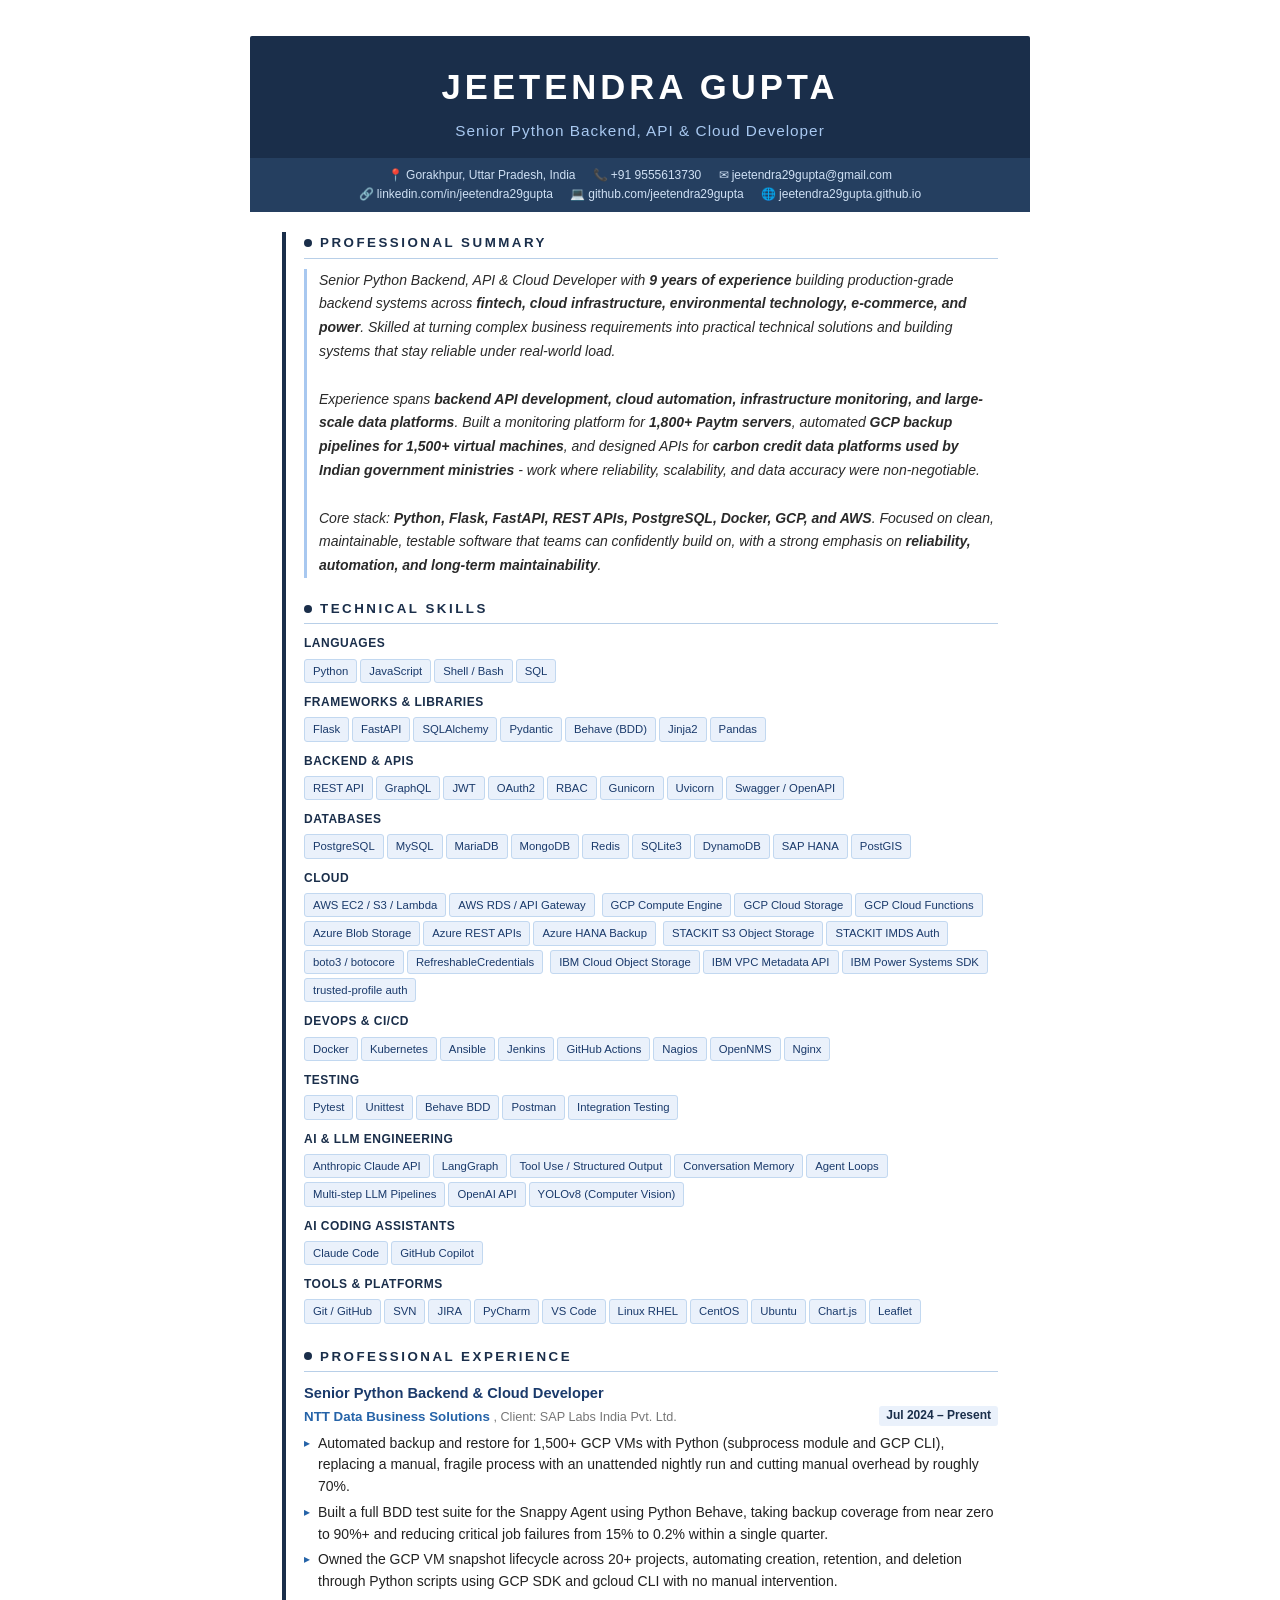
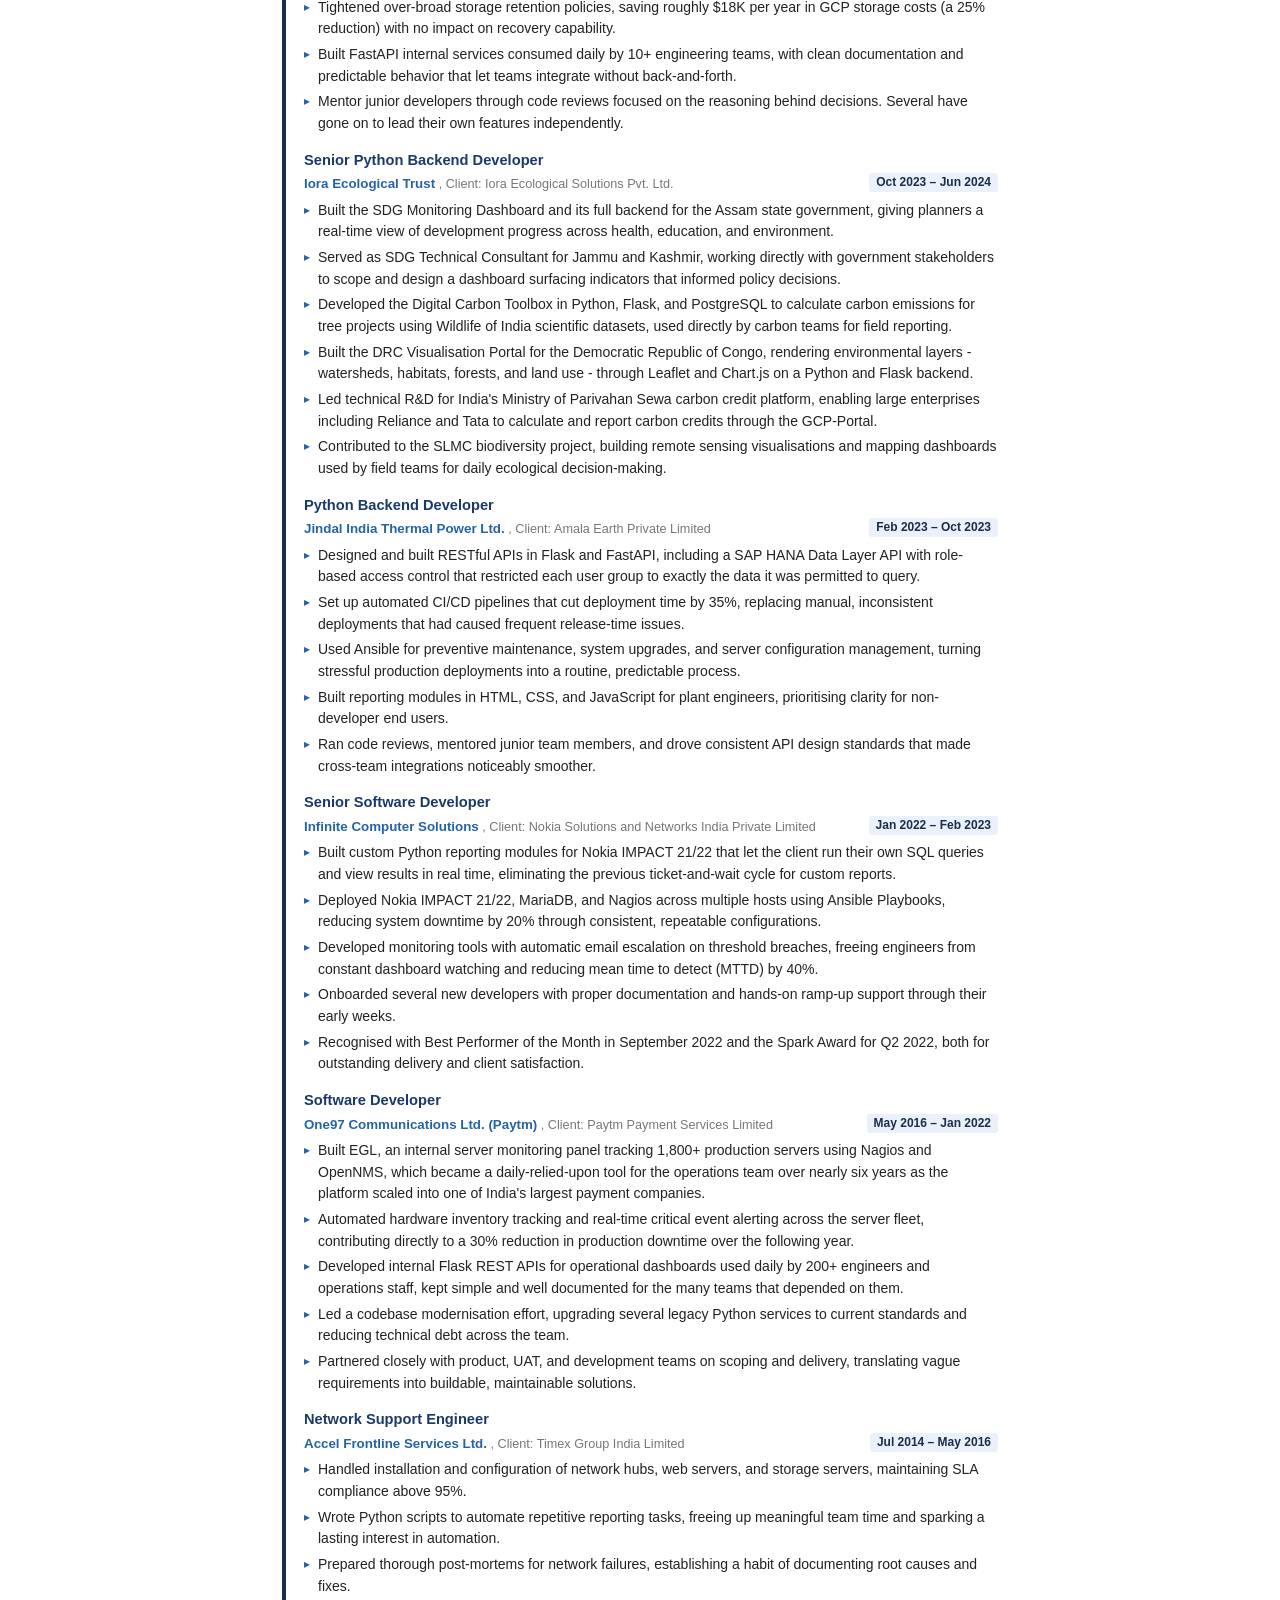
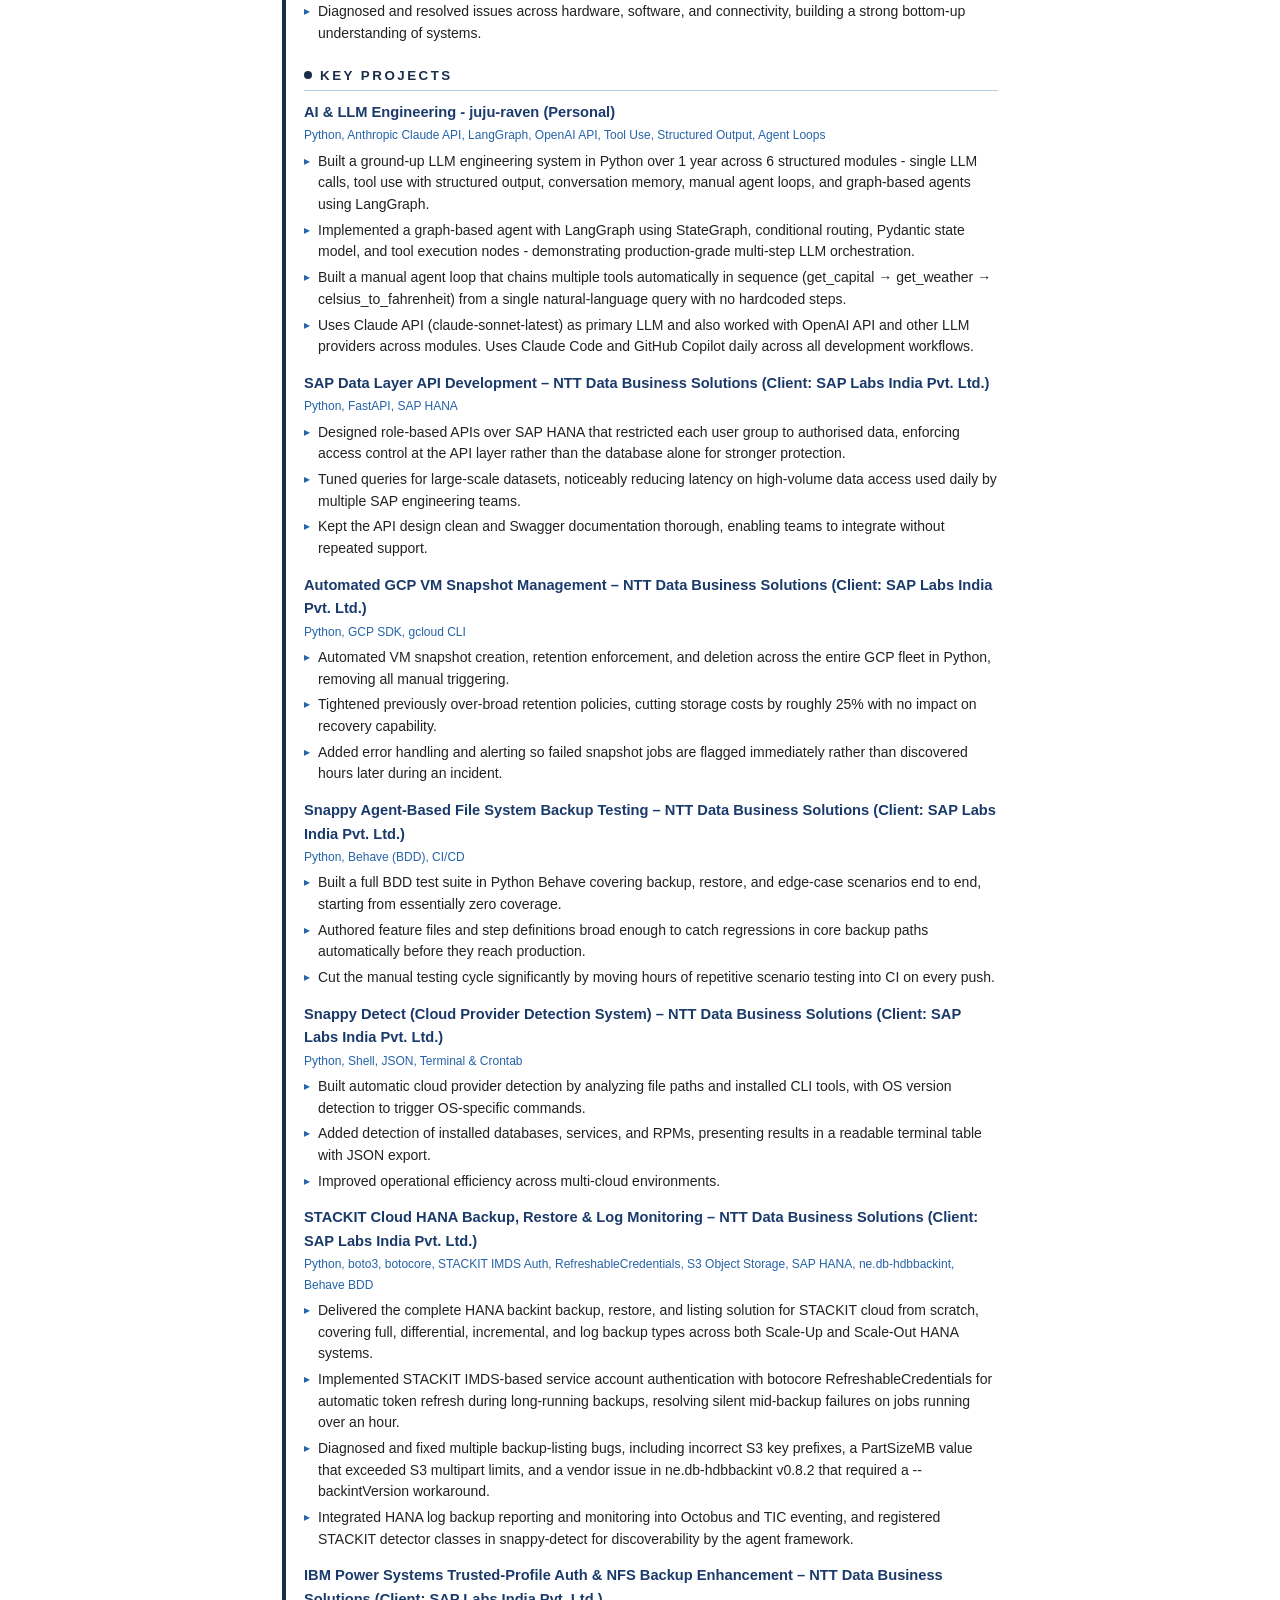
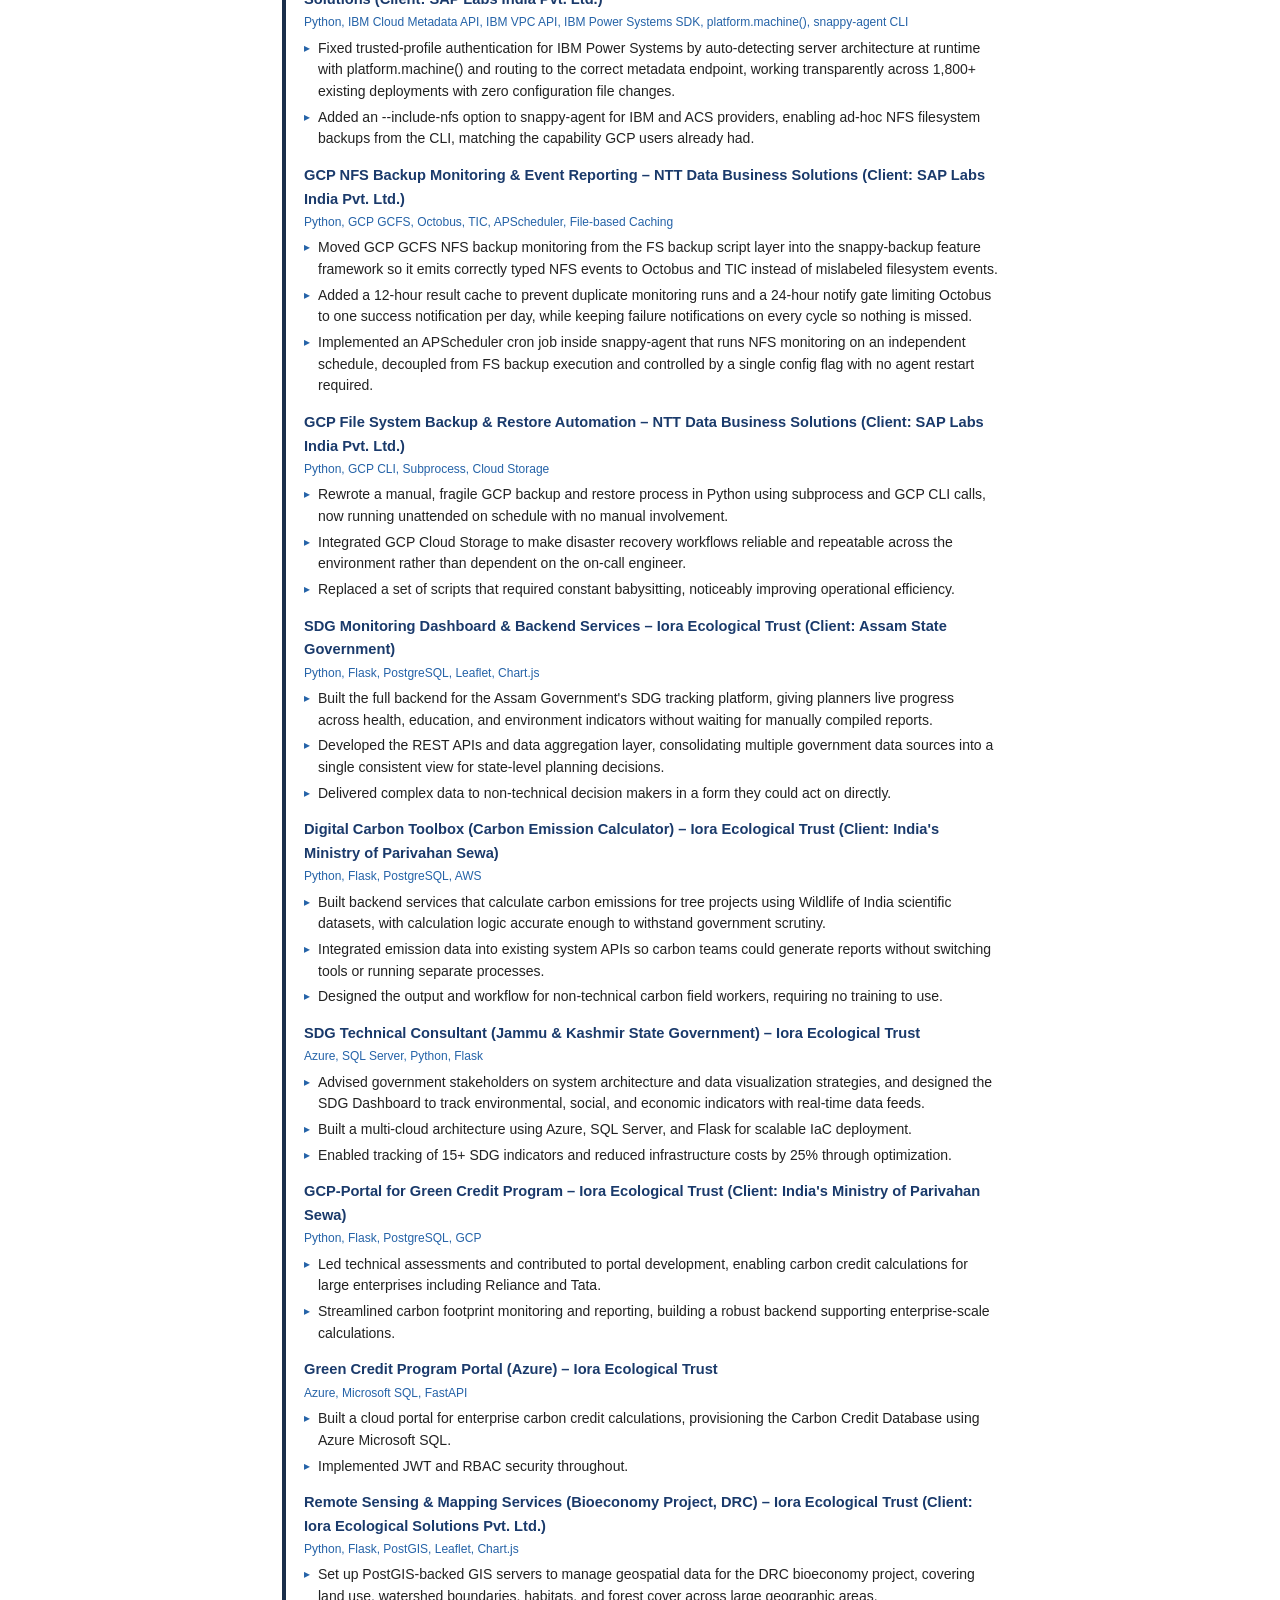
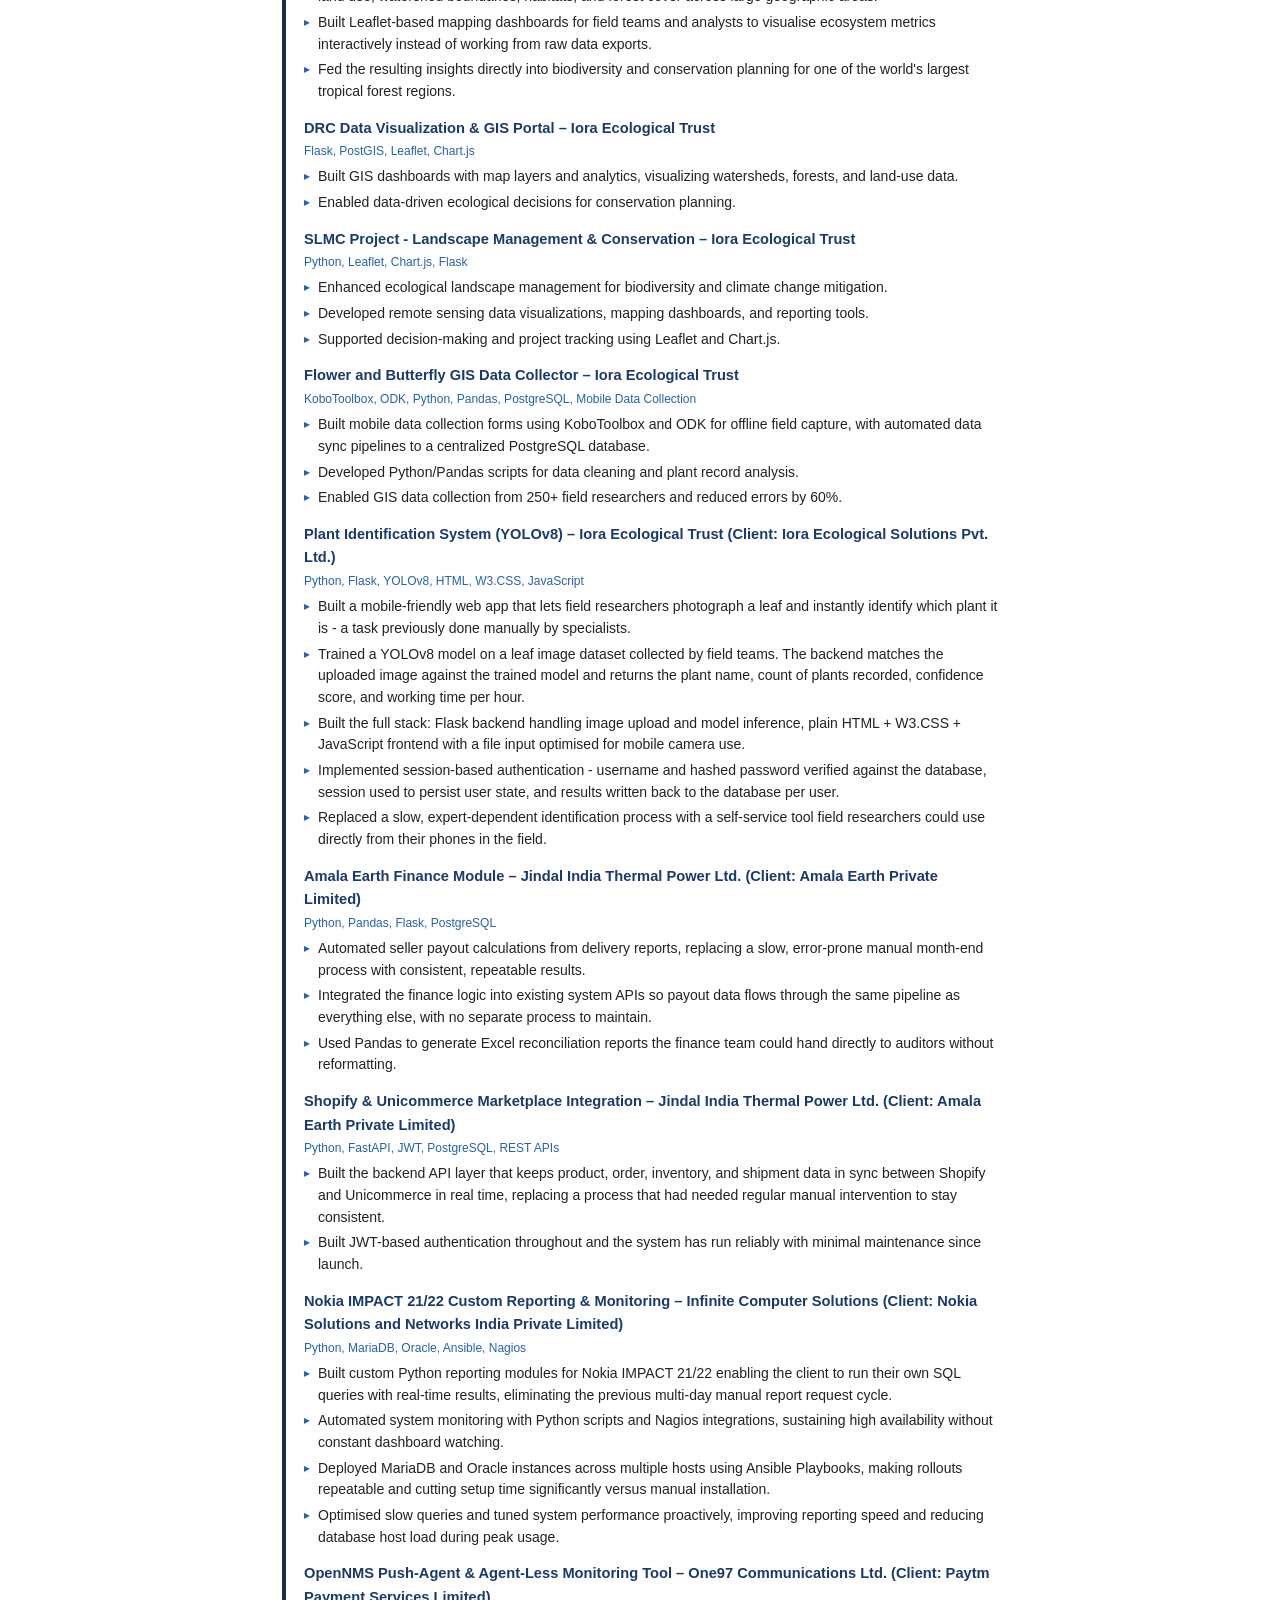
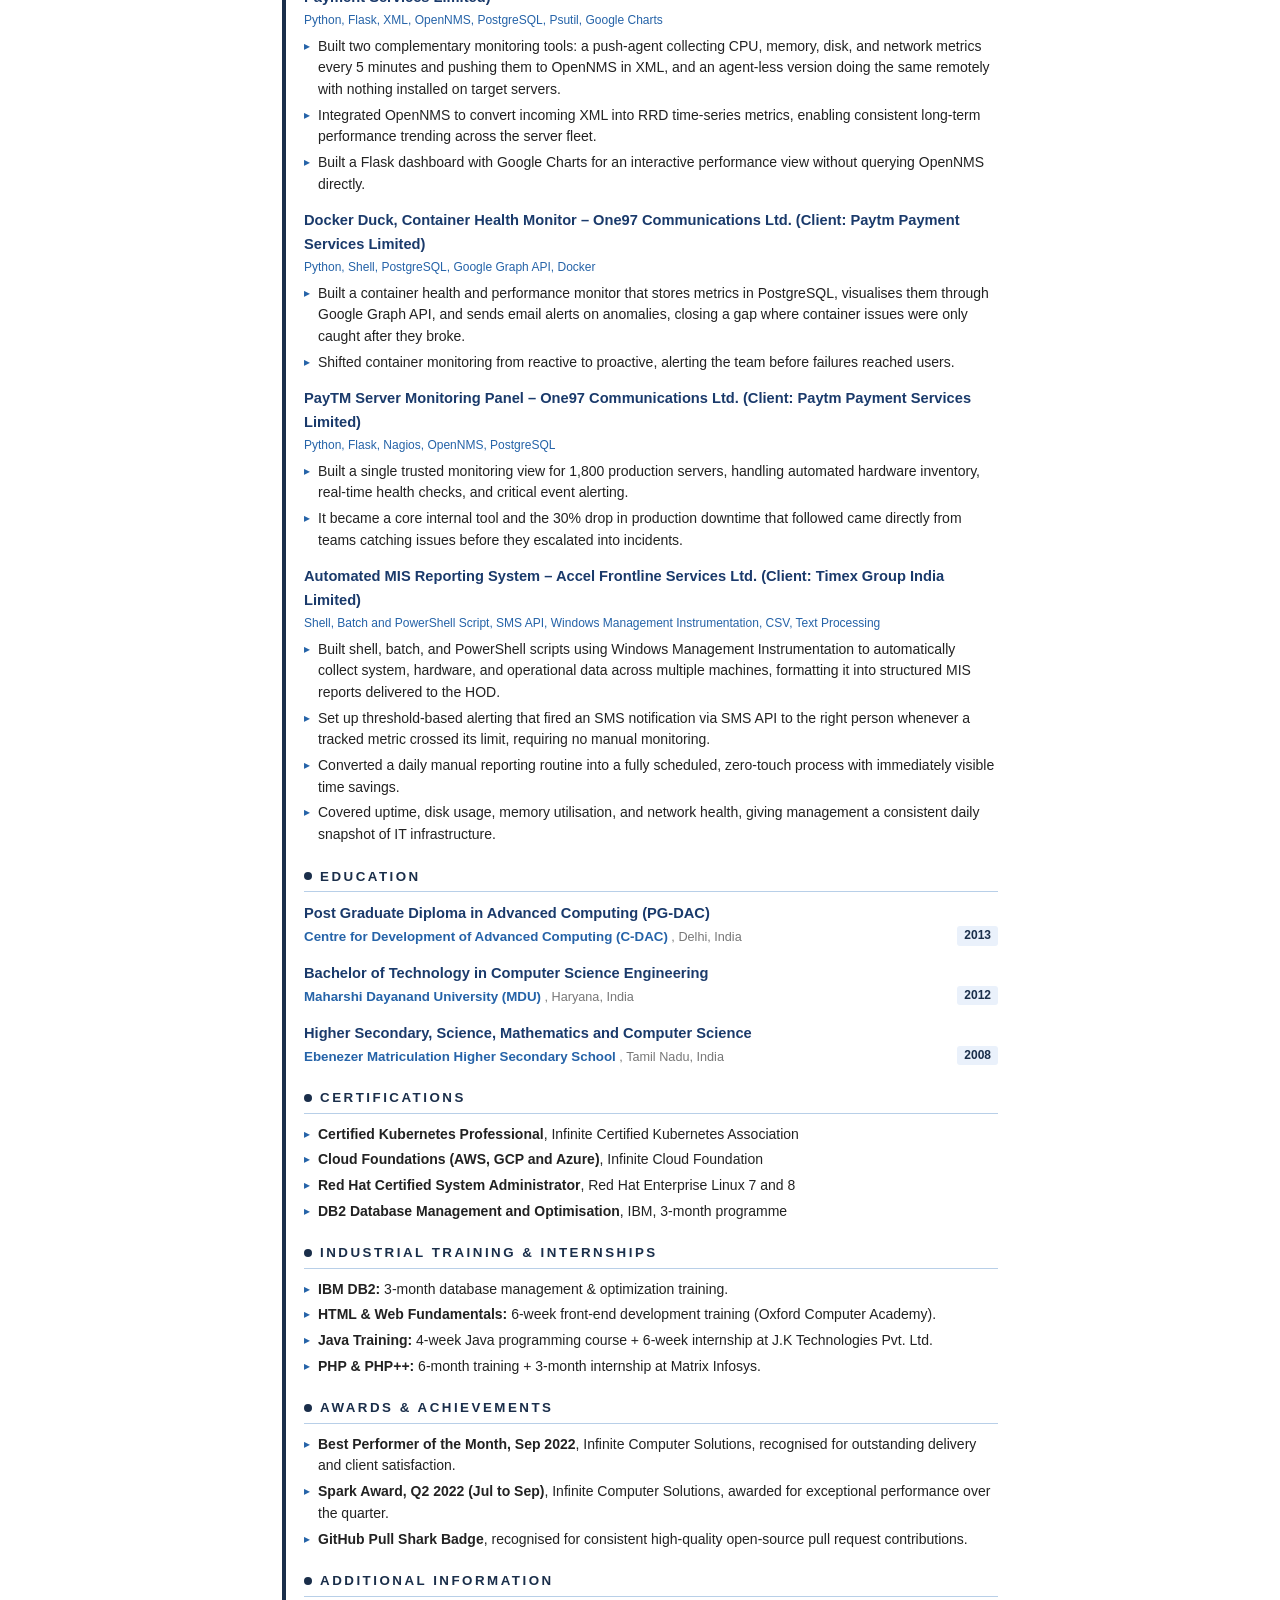
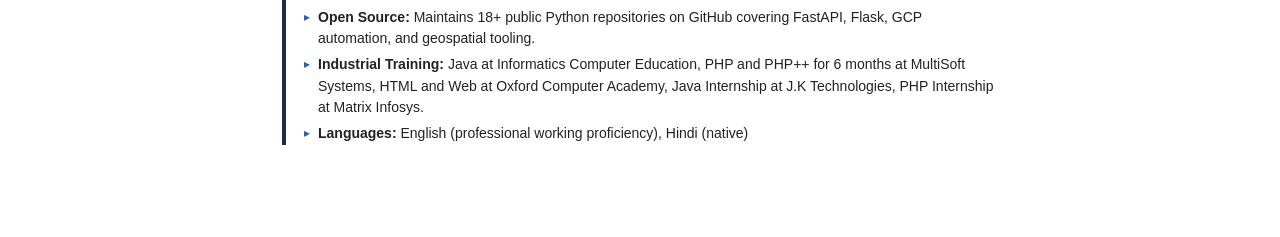
<file: Jeetendra_Gupta_Resume.html>
<!DOCTYPE html>
<html lang="en">
<head>
<meta charset="UTF-8" />
<meta name="viewport" content="width=device-width, initial-scale=1.0" />
<title>Jeetendra Gupta – Senior Python Backend, API &amp; Cloud Developer</title>
<style>
  *, *::before, *::after { box-sizing: border-box; margin: 0; padding: 0; }

  @page { size: A4; margin: 12mm 15mm; }

  body {
    font-family: Calibri, 'Segoe UI', Arial, sans-serif;
    font-size: 10.5pt;
    color: #1e1e1e;
    background: #fff;
    max-width: 780px;
    margin: 36px auto;
    padding: 0 32px 48px;
    line-height: 1.6;
  }

  a { color: #1a3a6b; text-decoration: none; }

  /* ════════════════════════════
     HEADER BLOCK
  ════════════════════════════ */
  header {
    background: #1a2e4a;
    color: #fff;
    text-align: center;
    padding: 24px 32px 18px;
    margin: 0 -32px 0;
    border-radius: 2px 2px 0 0;
  }

  h1 {
    font-size: 26pt;
    font-weight: 700;
    letter-spacing: 4px;
    text-transform: uppercase;
    color: #fff;
    margin-bottom: 4px;
  }

  .tagline {
    font-size: 11.5pt;
    color: #a8c8f0;
    font-weight: 400;
    letter-spacing: 1px;
    margin-bottom: 14px;
  }

  /* Contact bar inside header */
  .contact-bar {
    background: #253f60;
    margin: 0 -32px -18px;
    padding: 8px 32px;
    font-size: 9pt;
    color: #cfe0f4;
    display: block;
    text-align: center;
  }

  .contact-bar span { margin: 0 7px; }
  .contact-bar .dot { color: #5a7fa8; margin: 0 2px; }
  .contact-bar a { color: #cfe0f4; }
  .contact-bar .ic { margin-right: 3px; font-style: normal; }

  /* ════════════════════════════
     MAIN CONTENT WRAPPER
  ════════════════════════════ */
  main {
    border-left: 4px solid #1a2e4a;
    padding-left: 18px;
    margin-top: 20px;
  }

  /* ════════════════════════════
     SECTION HEADINGS
  ════════════════════════════ */
  h2 {
    font-size: 10pt;
    font-weight: 700;
    text-transform: uppercase;
    letter-spacing: 2.5px;
    color: #1a2e4a;
    margin-top: 20px;
    margin-bottom: 10px;
    padding-bottom: 4px;
    border-bottom: 1.5px solid #b8cfe8;
    position: relative;
  }

  /* accent dot before heading */
  h2::before {
    content: '';
    display: inline-block;
    width: 8px;
    height: 8px;
    background: #1a2e4a;
    border-radius: 50%;
    margin-right: 8px;
    vertical-align: middle;
    position: relative;
    top: -1px;
  }

  /* ════════════════════════════
     JOB ENTRY
  ════════════════════════════ */
  .entry { margin-bottom: 14px; }
  .entry:last-child { margin-bottom: 0; }

  h3 {
    font-size: 11pt;
    font-weight: 700;
    color: #1a3a6b;
    margin-bottom: 1px;
  }

  .meta {
    font-size: 9.5pt;
    color: #555;
    margin-bottom: 5px;
    display: block;
  }

  .meta .company {
    font-weight: 700;
    color: #2563a8;
    font-size: 10pt;
  }

  .meta .location { color: #777; }
  .meta .dates {
    float: right;
    color: #1a2e4a;
    font-weight: 600;
    background: #eaf1fb;
    padding: 0 7px;
    border-radius: 3px;
    font-size: 9pt;
  }

  /* ════════════════════════════
     BULLETS
  ════════════════════════════ */
  ul { list-style: none; margin: 4px 0 8px 0; padding: 0; }

  ul li {
    font-size: 10.5pt;
    color: #222;
    padding-left: 14px;
    margin-bottom: 4px;
    line-height: 1.55;
    position: relative;
  }

  ul li::before {
    content: '▸';
    color: #2563a8;
    position: absolute;
    left: 0;
    font-size: 9pt;
    top: 1px;
  }

  /* ════════════════════════════
     SUMMARY
  ════════════════════════════ */
  .summary-text {
    font-size: 10.5pt;
    color: #2a2a2a;
    line-height: 1.7;
    border-left: 3px solid #a8c8f0;
    padding-left: 12px;
    font-style: italic;
  }

  /* ════════════════════════════
     SKILL PILLS
  ════════════════════════════ */
  .skill-row { margin-bottom: 8px; }

  .skill-row strong {
    display: block;
    color: #1a2e4a;
    font-size: 9pt;
    text-transform: uppercase;
    letter-spacing: 0.5px;
    margin-bottom: 3px;
  }

  .skill-tags {
    display: block;
    line-height: 1.8;
  }

  .skill-tags span {
    display: inline-block;
    background: #eaf1fb;
    color: #1a3a6b;
    border: 1px solid #c2d8f0;
    border-radius: 3px;
    padding: 1px 8px;
    font-size: 8.5pt;
    margin: 2px 3px 2px 0;
  }

  /* ════════════════════════════
     PROJECT URL
  ════════════════════════════ */
  .proj-url { font-size: 9pt; color: #2563a8; }

  /* ════════════════════════════
     PLAIN LIST (cert / awards)
  ════════════════════════════ */
  .plain-list { list-style: none; margin-left: 0; padding: 0; }
  .plain-list li {
    font-size: 10.5pt;
    margin-bottom: 4px;
    padding-left: 14px;
    position: relative;
    color: #222;
  }
  .plain-list li::before {
    content: '▸';
    color: #2563a8;
    position: absolute;
    left: 0;
    font-size: 9pt;
    top: 1px;
  }

  /* ════════════════════════════
     CLEARFIX
  ════════════════════════════ */
  .clearfix::after { content: ''; display: table; clear: both; }

  /* ════════════════════════════
     PRINT
  ════════════════════════════ */
  @media print {
    body { margin: 0; padding: 0; max-width: 100%; }
    header { -webkit-print-color-adjust: exact; print-color-adjust: exact; }
    .contact-bar { -webkit-print-color-adjust: exact; print-color-adjust: exact; }
    .meta .dates { -webkit-print-color-adjust: exact; print-color-adjust: exact; }
    .skill-tags span { -webkit-print-color-adjust: exact; print-color-adjust: exact; }
    .entry { page-break-inside: avoid; break-inside: avoid; }
    h2 { page-break-after: avoid; break-after: avoid; }
    h3 { page-break-after: avoid; break-after: avoid; }
  }
</style>
</head>
<body>

<!-- ════════════════════════════════════
     HEADER
════════════════════════════════════ -->
<header>
  <h1>Jeetendra Gupta</h1>
  <p class="tagline">Senior Python Backend, API &amp; Cloud Developer</p>
  <div class="contact-bar">
    <span><i class="ic">📍</i>Gorakhpur, Uttar Pradesh, India</span>
    <span><i class="ic">📞</i>+91 9555613730</span>
    <span><i class="ic">✉</i><a href="mailto:jeetendra29gupta@gmail.com">jeetendra29gupta@gmail.com</a></span>
    <span><i class="ic">🔗</i><a href="https://www.linkedin.com/in/jeetendra29gupta/">linkedin.com/in/jeetendra29gupta</a></span>
    <span><i class="ic">💻</i><a href="https://github.com/jeetendra29gupta">github.com/jeetendra29gupta</a></span>
    <span><i class="ic">🌐</i><a href="https://jeetendra29gupta.github.io/">jeetendra29gupta.github.io</a></span>
  </div>
</header>

<main>

<!-- ════════════════════════════════════
     PROFESSIONAL SUMMARY
════════════════════════════════════ -->
<section>
  <h2>Professional Summary</h2>
  <p class="summary-text">
    Senior Python Backend, API &amp; Cloud Developer with <strong>9 years of experience</strong>
    building production-grade backend systems across <strong>fintech, cloud infrastructure,
    environmental technology, e-commerce, and power</strong>. Skilled at turning complex business
    requirements into practical technical solutions and building systems that stay reliable under
    real-world load.
    <br><br>
    Experience spans <strong>backend API development, cloud automation, infrastructure
    monitoring, and large-scale data platforms</strong>. Built a monitoring platform for
    <strong>1,800+ Paytm servers</strong>, automated <strong>GCP backup pipelines for
    1,500+ virtual machines</strong>, and designed APIs for <strong>carbon credit data
    platforms used by Indian government ministries</strong> - work where reliability,
    scalability, and data accuracy were non-negotiable.
    <br><br>
    Core stack: <strong>Python, Flask, FastAPI, REST APIs, PostgreSQL, Docker, GCP,
    and AWS</strong>. Focused on clean, maintainable, testable software that teams can
    confidently build on, with a strong emphasis on <strong>reliability, automation, and
    long-term maintainability</strong>.
  </p>
</section>

<!-- ════════════════════════════════════
     TECHNICAL SKILLS
════════════════════════════════════ -->
<section>
  <h2>Technical Skills</h2>

  <div class="skill-row">
    <strong>Languages</strong>
    <span class="skill-tags">
      <span>Python</span><span>JavaScript</span><span>Shell / Bash</span><span>SQL</span>
    </span>
  </div>

  <div class="skill-row">
    <strong>Frameworks &amp; Libraries</strong>
    <span class="skill-tags">
      <span>Flask</span><span>FastAPI</span><span>SQLAlchemy</span><span>Pydantic</span><span>Behave (BDD)</span><span>Jinja2</span><span>Pandas</span>
    </span>
  </div>

  <div class="skill-row">
    <strong>Backend &amp; APIs</strong>
    <span class="skill-tags">
      <span>REST API</span><span>GraphQL</span><span>JWT</span><span>OAuth2</span><span>RBAC</span><span>Gunicorn</span><span>Uvicorn</span><span>Swagger / OpenAPI</span>
    </span>
  </div>

  <div class="skill-row">
    <strong>Databases</strong>
    <span class="skill-tags">
      <span>PostgreSQL</span><span>MySQL</span><span>MariaDB</span><span>MongoDB</span><span>Redis</span><span>SQLite3</span><span>DynamoDB</span><span>SAP HANA</span><span>PostGIS</span>
    </span>
  </div>

  <div class="skill-row">
    <strong>Cloud</strong>
    <span class="skill-tags">
      <span>AWS EC2 / S3 / Lambda</span><span>AWS RDS / API Gateway</span>
      <span>GCP Compute Engine</span><span>GCP Cloud Storage</span><span>GCP Cloud Functions</span>
      <span>Azure Blob Storage</span><span>Azure REST APIs</span><span>Azure HANA Backup</span>
      <span>STACKIT S3 Object Storage</span><span>STACKIT IMDS Auth</span><span>boto3 / botocore</span><span>RefreshableCredentials</span>
      <span>IBM Cloud Object Storage</span><span>IBM VPC Metadata API</span><span>IBM Power Systems SDK</span><span>trusted-profile auth</span>
    </span>
  </div>

  <div class="skill-row">
    <strong>DevOps &amp; CI/CD</strong>
    <span class="skill-tags">
      <span>Docker</span><span>Kubernetes</span><span>Ansible</span><span>Jenkins</span><span>GitHub Actions</span><span>Nagios</span><span>OpenNMS</span><span>Nginx</span>
    </span>
  </div>

  <div class="skill-row">
    <strong>Testing</strong>
    <span class="skill-tags">
      <span>Pytest</span><span>Unittest</span><span>Behave BDD</span><span>Postman</span><span>Integration Testing</span>
    </span>
  </div>

  <div class="skill-row">
    <strong>AI &amp; LLM Engineering</strong>
    <span class="skill-tags">
      <span>Anthropic Claude API</span><span>LangGraph</span><span>Tool Use / Structured Output</span><span>Conversation Memory</span><span>Agent Loops</span><span>Multi-step LLM Pipelines</span><span>OpenAI API</span><span>YOLOv8 (Computer Vision)</span>
    </span>
  </div>

  <div class="skill-row">
    <strong>AI Coding Assistants</strong>
    <span class="skill-tags">
      <span>Claude Code</span><span>GitHub Copilot</span>
    </span>
  </div>

  <div class="skill-row">
    <strong>Tools &amp; Platforms</strong>
    <span class="skill-tags">
      <span>Git / GitHub</span><span>SVN</span><span>JIRA</span><span>PyCharm</span><span>VS Code</span><span>Linux RHEL</span><span>CentOS</span><span>Ubuntu</span><span>Chart.js</span><span>Leaflet</span>
    </span>
  </div>
</section>

<!-- ════════════════════════════════════
     PROFESSIONAL EXPERIENCE
════════════════════════════════════ -->
<section>
  <h2>Professional Experience</h2>

  <!-- NTT Data -->
  <div class="entry">
    <h3>Senior Python Backend &amp; Cloud Developer</h3>
    <p class="meta clearfix">
      <span class="dates">Jul 2024 – Present</span>
      <span class="company">NTT Data Business Solutions</span>
      <span class="location">, Client: SAP Labs India Pvt. Ltd.</span>
    </p>
    <ul>
      <li>Automated backup and restore for 1,500+ GCP VMs with Python (subprocess module and GCP CLI), replacing a manual, fragile process with an unattended nightly run and cutting manual overhead by roughly 70%.</li>
      <li>Built a full BDD test suite for the Snappy Agent using Python Behave, taking backup coverage from near zero to 90%+ and reducing critical job failures from 15% to 0.2% within a single quarter.</li>
      <li>Owned the GCP VM snapshot lifecycle across 20+ projects, automating creation, retention, and deletion through Python scripts using GCP SDK and gcloud CLI with no manual intervention.</li>
      <li>Tightened over-broad storage retention policies, saving roughly $18K per year in GCP storage costs (a 25% reduction) with no impact on recovery capability.</li>
      <li>Built FastAPI internal services consumed daily by 10+ engineering teams, with clean documentation and predictable behavior that let teams integrate without back-and-forth.</li>
      <li>Mentor junior developers through code reviews focused on the reasoning behind decisions. Several have gone on to lead their own features independently.</li>
    </ul>
  </div>

  <!-- Iora -->
  <div class="entry">
    <h3>Senior Python Backend Developer</h3>
    <p class="meta clearfix">
      <span class="dates">Oct 2023 – Jun 2024</span>
      <span class="company">Iora Ecological Trust</span>
      <span class="location">, Client: Iora Ecological Solutions Pvt. Ltd.</span>
    </p>
    <ul>
      <li>Built the SDG Monitoring Dashboard and its full backend for the Assam state government, giving planners a real-time view of development progress across health, education, and environment.</li>
      <li>Served as SDG Technical Consultant for Jammu and Kashmir, working directly with government stakeholders to scope and design a dashboard surfacing indicators that informed policy decisions.</li>
      <li>Developed the Digital Carbon Toolbox in Python, Flask, and PostgreSQL to calculate carbon emissions for tree projects using Wildlife of India scientific datasets, used directly by carbon teams for field reporting.</li>
      <li>Built the DRC Visualisation Portal for the Democratic Republic of Congo, rendering environmental layers - watersheds, habitats, forests, and land use - through Leaflet and Chart.js on a Python and Flask backend.</li>
      <li>Led technical R&amp;D for India's Ministry of Parivahan Sewa carbon credit platform, enabling large enterprises including Reliance and Tata to calculate and report carbon credits through the GCP-Portal.</li>
      <li>Contributed to the SLMC biodiversity project, building remote sensing visualisations and mapping dashboards used by field teams for daily ecological decision-making.</li>
    </ul>
  </div>

  <!-- Jindal -->
  <div class="entry">
    <h3>Python Backend Developer</h3>
    <p class="meta clearfix">
      <span class="dates">Feb 2023 – Oct 2023</span>
      <span class="company">Jindal India Thermal Power Ltd.</span>
      <span class="location">, Client: Amala Earth Private Limited</span>
    </p>
    <ul>
      <li>Designed and built RESTful APIs in Flask and FastAPI, including a SAP HANA Data Layer API with role-based access control that restricted each user group to exactly the data it was permitted to query.</li>
      <li>Set up automated CI/CD pipelines that cut deployment time by 35%, replacing manual, inconsistent deployments that had caused frequent release-time issues.</li>
      <li>Used Ansible for preventive maintenance, system upgrades, and server configuration management, turning stressful production deployments into a routine, predictable process.</li>
      <li>Built reporting modules in HTML, CSS, and JavaScript for plant engineers, prioritising clarity for non-developer end users.</li>
      <li>Ran code reviews, mentored junior team members, and drove consistent API design standards that made cross-team integrations noticeably smoother.</li>
    </ul>
  </div>

  <!-- Infinite -->
  <div class="entry">
    <h3>Senior Software Developer</h3>
    <p class="meta clearfix">
      <span class="dates">Jan 2022 – Feb 2023</span>
      <span class="company">Infinite Computer Solutions</span>
      <span class="location">, Client: Nokia Solutions and Networks India Private Limited</span>
    </p>
    <ul>
      <li>Built custom Python reporting modules for Nokia IMPACT 21/22 that let the client run their own SQL queries and view results in real time, eliminating the previous ticket-and-wait cycle for custom reports.</li>
      <li>Deployed Nokia IMPACT 21/22, MariaDB, and Nagios across multiple hosts using Ansible Playbooks, reducing system downtime by 20% through consistent, repeatable configurations.</li>
      <li>Developed monitoring tools with automatic email escalation on threshold breaches, freeing engineers from constant dashboard watching and reducing mean time to detect (MTTD) by 40%.</li>
      <li>Onboarded several new developers with proper documentation and hands-on ramp-up support through their early weeks.</li>
      <li>Recognised with Best Performer of the Month in September 2022 and the Spark Award for Q2 2022, both for outstanding delivery and client satisfaction.</li>
    </ul>
  </div>

  <!-- PayTM -->
  <div class="entry">
    <h3>Software Developer</h3>
    <p class="meta clearfix">
      <span class="dates">May 2016 – Jan 2022</span>
      <span class="company">One97 Communications Ltd. (Paytm)</span>
      <span class="location">, Client: Paytm Payment Services Limited</span>
    </p>
    <ul>
      <li>Built EGL, an internal server monitoring panel tracking 1,800+ production servers using Nagios and OpenNMS, which became a daily-relied-upon tool for the operations team over nearly six years as the platform scaled into one of India's largest payment companies.</li>
      <li>Automated hardware inventory tracking and real-time critical event alerting across the server fleet, contributing directly to a 30% reduction in production downtime over the following year.</li>
      <li>Developed internal Flask REST APIs for operational dashboards used daily by 200+ engineers and operations staff, kept simple and well documented for the many teams that depended on them.</li>
      <li>Led a codebase modernisation effort, upgrading several legacy Python services to current standards and reducing technical debt across the team.</li>
      <li>Partnered closely with product, UAT, and development teams on scoping and delivery, translating vague requirements into buildable, maintainable solutions.</li>
    </ul>
  </div>

  <!-- Accel -->
  <div class="entry">
    <h3>Network Support Engineer</h3>
    <p class="meta clearfix">
      <span class="dates">Jul 2014 – May 2016</span>
      <span class="company">Accel Frontline Services Ltd.</span>
      <span class="location">, Client: Timex Group India Limited</span>
    </p>
    <ul>
      <li>Handled installation and configuration of network hubs, web servers, and storage servers, maintaining SLA compliance above 95%.</li>
      <li>Wrote Python scripts to automate repetitive reporting tasks, freeing up meaningful team time and sparking a lasting interest in automation.</li>
      <li>Prepared thorough post-mortems for network failures, establishing a habit of documenting root causes and fixes.</li>
      <li>Diagnosed and resolved issues across hardware, software, and connectivity, building a strong bottom-up understanding of systems.</li>
    </ul>
  </div>
</section>

<!-- ════════════════════════════════════
     KEY PROJECTS
════════════════════════════════════ -->
<section>
  <h2>Key Projects</h2>

  <div class="entry">
    <h3>AI &amp; LLM Engineering - juju-raven (Personal)</h3>
    <p class="meta">
      <span style="font-size:9pt; color:#2563a8;">Python, Anthropic Claude API, LangGraph, OpenAI API, Tool Use, Structured Output, Agent Loops</span>
    </p>
    <ul>
      <li>Built a ground-up LLM engineering system in Python over 1 year across 6 structured modules - single LLM calls, tool use with structured output, conversation memory, manual agent loops, and graph-based agents using LangGraph.</li>
      <li>Implemented a graph-based agent with LangGraph using StateGraph, conditional routing, Pydantic state model, and tool execution nodes - demonstrating production-grade multi-step LLM orchestration.</li>
      <li>Built a manual agent loop that chains multiple tools automatically in sequence (get_capital → get_weather → celsius_to_fahrenheit) from a single natural-language query with no hardcoded steps.</li>
      <li>Uses Claude API (claude-sonnet-latest) as primary LLM and also worked with OpenAI API and other LLM providers across modules. Uses Claude Code and GitHub Copilot daily across all development workflows.</li>
    </ul>
  </div>
  <div class="entry">
    <h3>SAP Data Layer API Development – NTT Data Business Solutions (Client: SAP Labs India Pvt. Ltd.)</h3>
    <p class="meta">
      <span style="font-size:9pt; color:#2563a8;">Python, FastAPI, SAP HANA</span>
    </p>
    <ul>
      <li>Designed role-based APIs over SAP HANA that restricted each user group to authorised data, enforcing access control at the API layer rather than the database alone for stronger protection.</li>
      <li>Tuned queries for large-scale datasets, noticeably reducing latency on high-volume data access used daily by multiple SAP engineering teams.</li>
      <li>Kept the API design clean and Swagger documentation thorough, enabling teams to integrate without repeated support.</li>
    </ul>
  </div>

  <div class="entry">
    <h3>Automated GCP VM Snapshot Management – NTT Data Business Solutions (Client: SAP Labs India Pvt. Ltd.)</h3>
    <p class="meta">
      <span style="font-size:9pt; color:#2563a8;">Python, GCP SDK, gcloud CLI</span>
    </p>
    <ul>
      <li>Automated VM snapshot creation, retention enforcement, and deletion across the entire GCP fleet in Python, removing all manual triggering.</li>
      <li>Tightened previously over-broad retention policies, cutting storage costs by roughly 25% with no impact on recovery capability.</li>
      <li>Added error handling and alerting so failed snapshot jobs are flagged immediately rather than discovered hours later during an incident.</li>
    </ul>
  </div>

  <div class="entry">
    <h3>Snappy Agent-Based File System Backup Testing – NTT Data Business Solutions (Client: SAP Labs India Pvt. Ltd.)</h3>
    <p class="meta">
      <span style="font-size:9pt; color:#2563a8;">Python, Behave (BDD), CI/CD</span>
    </p>
    <ul>
      <li>Built a full BDD test suite in Python Behave covering backup, restore, and edge-case scenarios end to end, starting from essentially zero coverage.</li>
      <li>Authored feature files and step definitions broad enough to catch regressions in core backup paths automatically before they reach production.</li>
      <li>Cut the manual testing cycle significantly by moving hours of repetitive scenario testing into CI on every push.</li>
    </ul>
  </div>

  <div class="entry">
    <h3>Snappy Detect (Cloud Provider Detection System) – NTT Data Business Solutions (Client: SAP Labs India Pvt. Ltd.)</h3>
    <p class="meta">
      <span style="font-size:9pt; color:#2563a8;">Python, Shell, JSON, Terminal &amp; Crontab</span>
    </p>
    <ul>
      <li>Built automatic cloud provider detection by analyzing file paths and installed CLI tools, with OS version detection to trigger OS-specific commands.</li>
      <li>Added detection of installed databases, services, and RPMs, presenting results in a readable terminal table with JSON export.</li>
      <li>Improved operational efficiency across multi-cloud environments.</li>
    </ul>
  </div>

  <div class="entry">
    <h3>STACKIT Cloud HANA Backup, Restore &amp; Log Monitoring – NTT Data Business Solutions (Client: SAP Labs India Pvt. Ltd.)</h3>
    <p class="meta">
      <span style="font-size:9pt; color:#2563a8;">Python, boto3, botocore, STACKIT IMDS Auth, RefreshableCredentials, S3 Object Storage, SAP HANA, ne.db-hdbbackint, Behave BDD</span>
    </p>
    <ul>
      <li>Delivered the complete HANA backint backup, restore, and listing solution for STACKIT cloud from scratch, covering full, differential, incremental, and log backup types across both Scale-Up and Scale-Out HANA systems.</li>
      <li>Implemented STACKIT IMDS-based service account authentication with botocore RefreshableCredentials for automatic token refresh during long-running backups, resolving silent mid-backup failures on jobs running over an hour.</li>
      <li>Diagnosed and fixed multiple backup-listing bugs, including incorrect S3 key prefixes, a PartSizeMB value that exceeded S3 multipart limits, and a vendor issue in ne.db-hdbbackint v0.8.2 that required a --backintVersion workaround.</li>
      <li>Integrated HANA log backup reporting and monitoring into Octobus and TIC eventing, and registered STACKIT detector classes in snappy-detect for discoverability by the agent framework.</li>
    </ul>
  </div>

  <div class="entry">
    <h3>IBM Power Systems Trusted-Profile Auth &amp; NFS Backup Enhancement – NTT Data Business Solutions (Client: SAP Labs India Pvt. Ltd.)</h3>
    <p class="meta">
      <span style="font-size:9pt; color:#2563a8;">Python, IBM Cloud Metadata API, IBM VPC API, IBM Power Systems SDK, platform.machine(), snappy-agent CLI</span>
    </p>
    <ul>
      <li>Fixed trusted-profile authentication for IBM Power Systems by auto-detecting server architecture at runtime with platform.machine() and routing to the correct metadata endpoint, working transparently across 1,800+ existing deployments with zero configuration file changes.</li>
      <li>Added an --include-nfs option to snappy-agent for IBM and ACS providers, enabling ad-hoc NFS filesystem backups from the CLI, matching the capability GCP users already had.</li>
    </ul>
  </div>

  <div class="entry">
    <h3>GCP NFS Backup Monitoring &amp; Event Reporting – NTT Data Business Solutions (Client: SAP Labs India Pvt. Ltd.)</h3>
    <p class="meta">
      <span style="font-size:9pt; color:#2563a8;">Python, GCP GCFS, Octobus, TIC, APScheduler, File-based Caching</span>
    </p>
    <ul>
      <li>Moved GCP GCFS NFS backup monitoring from the FS backup script layer into the snappy-backup feature framework so it emits correctly typed NFS events to Octobus and TIC instead of mislabeled filesystem events.</li>
      <li>Added a 12-hour result cache to prevent duplicate monitoring runs and a 24-hour notify gate limiting Octobus to one success notification per day, while keeping failure notifications on every cycle so nothing is missed.</li>
      <li>Implemented an APScheduler cron job inside snappy-agent that runs NFS monitoring on an independent schedule, decoupled from FS backup execution and controlled by a single config flag with no agent restart required.</li>
    </ul>
  </div>

  <div class="entry">
    <h3>GCP File System Backup &amp; Restore Automation – NTT Data Business Solutions (Client: SAP Labs India Pvt. Ltd.)</h3>
    <p class="meta">
      <span style="font-size:9pt; color:#2563a8;">Python, GCP CLI, Subprocess, Cloud Storage</span>
    </p>
    <ul>
      <li>Rewrote a manual, fragile GCP backup and restore process in Python using subprocess and GCP CLI calls, now running unattended on schedule with no manual involvement.</li>
      <li>Integrated GCP Cloud Storage to make disaster recovery workflows reliable and repeatable across the environment rather than dependent on the on-call engineer.</li>
      <li>Replaced a set of scripts that required constant babysitting, noticeably improving operational efficiency.</li>
    </ul>
  </div>

  <div class="entry">
    <h3>SDG Monitoring Dashboard &amp; Backend Services – Iora Ecological Trust (Client: Assam State Government)</h3>
    <p class="meta">
      <span style="font-size:9pt; color:#2563a8;">Python, Flask, PostgreSQL, Leaflet, Chart.js</span>
    </p>
    <ul>
      <li>Built the full backend for the Assam Government's SDG tracking platform, giving planners live progress across health, education, and environment indicators without waiting for manually compiled reports.</li>
      <li>Developed the REST APIs and data aggregation layer, consolidating multiple government data sources into a single consistent view for state-level planning decisions.</li>
      <li>Delivered complex data to non-technical decision makers in a form they could act on directly.</li>
    </ul>
  </div>

  <div class="entry">
    <h3>Digital Carbon Toolbox (Carbon Emission Calculator) – Iora Ecological Trust (Client: India's Ministry of Parivahan Sewa)</h3>
    <p class="meta">
      <span style="font-size:9pt; color:#2563a8;">Python, Flask, PostgreSQL, AWS</span>
    </p>
    <ul>
      <li>Built backend services that calculate carbon emissions for tree projects using Wildlife of India scientific datasets, with calculation logic accurate enough to withstand government scrutiny.</li>
      <li>Integrated emission data into existing system APIs so carbon teams could generate reports without switching tools or running separate processes.</li>
      <li>Designed the output and workflow for non-technical carbon field workers, requiring no training to use.</li>
    </ul>
  </div>

  <div class="entry">
    <h3>SDG Technical Consultant (Jammu &amp; Kashmir State Government) – Iora Ecological Trust</h3>
    <p class="meta">
      <span style="font-size:9pt; color:#2563a8;">Azure, SQL Server, Python, Flask</span>
    </p>
    <ul>
      <li>Advised government stakeholders on system architecture and data visualization strategies, and designed the SDG Dashboard to track environmental, social, and economic indicators with real-time data feeds.</li>
      <li>Built a multi-cloud architecture using Azure, SQL Server, and Flask for scalable IaC deployment.</li>
      <li>Enabled tracking of 15+ SDG indicators and reduced infrastructure costs by 25% through optimization.</li>
    </ul>
  </div>

  <div class="entry">
    <h3>GCP-Portal for Green Credit Program – Iora Ecological Trust (Client: India's Ministry of Parivahan Sewa)</h3>
    <p class="meta">
      <span style="font-size:9pt; color:#2563a8;">Python, Flask, PostgreSQL, GCP</span>
    </p>
    <ul>
      <li>Led technical assessments and contributed to portal development, enabling carbon credit calculations for large enterprises including Reliance and Tata.</li>
      <li>Streamlined carbon footprint monitoring and reporting, building a robust backend supporting enterprise-scale calculations.</li>
    </ul>
  </div>

  <div class="entry">
    <h3>Green Credit Program Portal (Azure) – Iora Ecological Trust</h3>
    <p class="meta">
      <span style="font-size:9pt; color:#2563a8;">Azure, Microsoft SQL, FastAPI</span>
    </p>
    <ul>
      <li>Built a cloud portal for enterprise carbon credit calculations, provisioning the Carbon Credit Database using Azure Microsoft SQL.</li>
      <li>Implemented JWT and RBAC security throughout.</li>
    </ul>
  </div>

  <div class="entry">
    <h3>Remote Sensing &amp; Mapping Services (Bioeconomy Project, DRC) – Iora Ecological Trust (Client: Iora Ecological Solutions Pvt. Ltd.)</h3>
    <p class="meta">
      <span style="font-size:9pt; color:#2563a8;">Python, Flask, PostGIS, Leaflet, Chart.js</span>
    </p>
    <ul>
      <li>Set up PostGIS-backed GIS servers to manage geospatial data for the DRC bioeconomy project, covering land use, watershed boundaries, habitats, and forest cover across large geographic areas.</li>
      <li>Built Leaflet-based mapping dashboards for field teams and analysts to visualise ecosystem metrics interactively instead of working from raw data exports.</li>
      <li>Fed the resulting insights directly into biodiversity and conservation planning for one of the world's largest tropical forest regions.</li>
    </ul>
  </div>

  <div class="entry">
    <h3>DRC Data Visualization &amp; GIS Portal – Iora Ecological Trust</h3>
    <p class="meta">
      <span style="font-size:9pt; color:#2563a8;">Flask, PostGIS, Leaflet, Chart.js</span>
    </p>
    <ul>
      <li>Built GIS dashboards with map layers and analytics, visualizing watersheds, forests, and land-use data.</li>
      <li>Enabled data-driven ecological decisions for conservation planning.</li>
    </ul>
  </div>

  <div class="entry">
    <h3>SLMC Project - Landscape Management &amp; Conservation – Iora Ecological Trust</h3>
    <p class="meta">
      <span style="font-size:9pt; color:#2563a8;">Python, Leaflet, Chart.js, Flask</span>
    </p>
    <ul>
      <li>Enhanced ecological landscape management for biodiversity and climate change mitigation.</li>
      <li>Developed remote sensing data visualizations, mapping dashboards, and reporting tools.</li>
      <li>Supported decision-making and project tracking using Leaflet and Chart.js.</li>
    </ul>
  </div>

  <div class="entry">
    <h3>Flower and Butterfly GIS Data Collector – Iora Ecological Trust</h3>
    <p class="meta">
      <span style="font-size:9pt; color:#2563a8;">KoboToolbox, ODK, Python, Pandas, PostgreSQL, Mobile Data Collection</span>
    </p>
    <ul>
      <li>Built mobile data collection forms using KoboToolbox and ODK for offline field capture, with automated data sync pipelines to a centralized PostgreSQL database.</li>
      <li>Developed Python/Pandas scripts for data cleaning and plant record analysis.</li>
      <li>Enabled GIS data collection from 250+ field researchers and reduced errors by 60%.</li>
    </ul>
  </div>

  <div class="entry">
    <h3>Plant Identification System (YOLOv8) – Iora Ecological Trust (Client: Iora Ecological Solutions Pvt. Ltd.)</h3>
    <p class="meta">
      <span style="font-size:9pt; color:#2563a8;">Python, Flask, YOLOv8, HTML, W3.CSS, JavaScript</span>
    </p>
    <ul>
      <li>Built a mobile-friendly web app that lets field researchers photograph a leaf and instantly identify which plant it is - a task previously done manually by specialists.</li>
      <li>Trained a YOLOv8 model on a leaf image dataset collected by field teams. The backend matches the uploaded image against the trained model and returns the plant name, count of plants recorded, confidence score, and working time per hour.</li>
      <li>Built the full stack: Flask backend handling image upload and model inference, plain HTML + W3.CSS + JavaScript frontend with a file input optimised for mobile camera use.</li>
      <li>Implemented session-based authentication - username and hashed password verified against the database, session used to persist user state, and results written back to the database per user.</li>
      <li>Replaced a slow, expert-dependent identification process with a self-service tool field researchers could use directly from their phones in the field.</li>
    </ul>
  </div>

  <div class="entry">
    <h3>Amala Earth Finance Module – Jindal India Thermal Power Ltd. (Client: Amala Earth Private Limited)</h3>
    <p class="meta">
      <span style="font-size:9pt; color:#2563a8;">Python, Pandas, Flask, PostgreSQL</span>
    </p>
    <ul>
      <li>Automated seller payout calculations from delivery reports, replacing a slow, error-prone manual month-end process with consistent, repeatable results.</li>
      <li>Integrated the finance logic into existing system APIs so payout data flows through the same pipeline as everything else, with no separate process to maintain.</li>
      <li>Used Pandas to generate Excel reconciliation reports the finance team could hand directly to auditors without reformatting.</li>
    </ul>
  </div>

  <div class="entry">
    <h3>Shopify &amp; Unicommerce Marketplace Integration – Jindal India Thermal Power Ltd. (Client: Amala Earth Private Limited)</h3>
    <p class="meta">
      <span style="font-size:9pt; color:#2563a8;">Python, FastAPI, JWT, PostgreSQL, REST APIs</span>
    </p>
    <ul>
      <li>Built the backend API layer that keeps product, order, inventory, and shipment data in sync between Shopify and Unicommerce in real time, replacing a process that had needed regular manual intervention to stay consistent.</li>
      <li>Built JWT-based authentication throughout and the system has run reliably with minimal maintenance since launch.</li>
    </ul>
  </div>

  <div class="entry">
    <h3>Nokia IMPACT 21/22 Custom Reporting &amp; Monitoring – Infinite Computer Solutions (Client: Nokia Solutions and Networks India Private Limited)</h3>
    <p class="meta">
      <span style="font-size:9pt; color:#2563a8;">Python, MariaDB, Oracle, Ansible, Nagios</span>
    </p>
    <ul>
      <li>Built custom Python reporting modules for Nokia IMPACT 21/22 enabling the client to run their own SQL queries with real-time results, eliminating the previous multi-day manual report request cycle.</li>
      <li>Automated system monitoring with Python scripts and Nagios integrations, sustaining high availability without constant dashboard watching.</li>
      <li>Deployed MariaDB and Oracle instances across multiple hosts using Ansible Playbooks, making rollouts repeatable and cutting setup time significantly versus manual installation.</li>
      <li>Optimised slow queries and tuned system performance proactively, improving reporting speed and reducing database host load during peak usage.</li>
    </ul>
  </div>

  <div class="entry">
    <h3>OpenNMS Push-Agent &amp; Agent-Less Monitoring Tool – One97 Communications Ltd. (Client: Paytm Payment Services Limited)</h3>
    <p class="meta">
      <span style="font-size:9pt; color:#2563a8;">Python, Flask, XML, OpenNMS, PostgreSQL, Psutil, Google Charts</span>
    </p>
    <ul>
      <li>Built two complementary monitoring tools: a push-agent collecting CPU, memory, disk, and network metrics every 5 minutes and pushing them to OpenNMS in XML, and an agent-less version doing the same remotely with nothing installed on target servers.</li>
      <li>Integrated OpenNMS to convert incoming XML into RRD time-series metrics, enabling consistent long-term performance trending across the server fleet.</li>
      <li>Built a Flask dashboard with Google Charts for an interactive performance view without querying OpenNMS directly.</li>
    </ul>
  </div>

  <div class="entry">
    <h3>Docker Duck, Container Health Monitor – One97 Communications Ltd. (Client: Paytm Payment Services Limited)</h3>
    <p class="meta">
      <span style="font-size:9pt; color:#2563a8;">Python, Shell, PostgreSQL, Google Graph API, Docker</span>
    </p>
    <ul>
      <li>Built a container health and performance monitor that stores metrics in PostgreSQL, visualises them through Google Graph API, and sends email alerts on anomalies, closing a gap where container issues were only caught after they broke.</li>
      <li>Shifted container monitoring from reactive to proactive, alerting the team before failures reached users.</li>
    </ul>
  </div>

  <div class="entry">
    <h3>PayTM Server Monitoring Panel – One97 Communications Ltd. (Client: Paytm Payment Services Limited)</h3>
    <p class="meta">
      <span style="font-size:9pt; color:#2563a8;">Python, Flask, Nagios, OpenNMS, PostgreSQL</span>
    </p>
    <ul>
      <li>Built a single trusted monitoring view for 1,800 production servers, handling automated hardware inventory, real-time health checks, and critical event alerting.</li>
      <li>It became a core internal tool and the 30% drop in production downtime that followed came directly from teams catching issues before they escalated into incidents.</li>
    </ul>
  </div>

  <div class="entry">
    <h3>Automated MIS Reporting System – Accel Frontline Services Ltd. (Client: Timex Group India Limited)</h3>
    <p class="meta">
      <span style="font-size:9pt; color:#2563a8;">Shell, Batch and PowerShell Script, SMS API, Windows Management Instrumentation, CSV, Text Processing</span>
    </p>
    <ul>
      <li>Built shell, batch, and PowerShell scripts using Windows Management Instrumentation to automatically collect system, hardware, and operational data across multiple machines, formatting it into structured MIS reports delivered to the HOD.</li>
      <li>Set up threshold-based alerting that fired an SMS notification via SMS API to the right person whenever a tracked metric crossed its limit, requiring no manual monitoring.</li>
      <li>Converted a daily manual reporting routine into a fully scheduled, zero-touch process with immediately visible time savings.</li>
      <li>Covered uptime, disk usage, memory utilisation, and network health, giving management a consistent daily snapshot of IT infrastructure.</li>
    </ul>
  </div>
</section>

<!-- ════════════════════════════════════
     EDUCATION
════════════════════════════════════ -->
<section>
  <h2>Education</h2>

  <div class="entry">
    <h3>Post Graduate Diploma in Advanced Computing (PG-DAC)</h3>
    <p class="meta clearfix">
      <span class="dates">2013</span>
      <span class="company">Centre for Development of Advanced Computing (C-DAC)</span>
      <span class="location">, Delhi, India</span>
    </p>
  </div>

  <div class="entry">
    <h3>Bachelor of Technology in Computer Science Engineering</h3>
    <p class="meta clearfix">
      <span class="dates">2012</span>
      <span class="company">Maharshi Dayanand University (MDU)</span>
      <span class="location">, Haryana, India</span>
    </p>
  </div>

  <div class="entry">
    <h3>Higher Secondary, Science, Mathematics and Computer Science</h3>
    <p class="meta clearfix">
      <span class="dates">2008</span>
      <span class="company">Ebenezer Matriculation Higher Secondary School</span>
      <span class="location">, Tamil Nadu, India</span>
    </p>
  </div>
</section>

<!-- ════════════════════════════════════
     CERTIFICATIONS
════════════════════════════════════ -->
<section>
  <h2>Certifications</h2>
  <ul class="plain-list">
    <li><strong>Certified Kubernetes Professional</strong>, Infinite Certified Kubernetes Association</li>
    <li><strong>Cloud Foundations (AWS, GCP and Azure)</strong>, Infinite Cloud Foundation</li>
    <li><strong>Red Hat Certified System Administrator</strong>, Red Hat Enterprise Linux 7 and 8</li>
    <li><strong>DB2 Database Management and Optimisation</strong>, IBM, 3-month programme</li>
  </ul>
</section>

<!-- ════════════════════════════════════
     INDUSTRIAL TRAINING & INTERNSHIPS
════════════════════════════════════ -->
<section>
  <h2>Industrial Training &amp; Internships</h2>
  <ul class="plain-list">
    <li><strong>IBM DB2:</strong> 3-month database management &amp; optimization training.</li>
    <li><strong>HTML &amp; Web Fundamentals:</strong> 6-week front-end development training (Oxford Computer Academy).</li>
    <li><strong>Java Training:</strong> 4-week Java programming course + 6-week internship at J.K Technologies Pvt. Ltd.</li>
    <li><strong>PHP &amp; PHP++:</strong> 6-month training + 3-month internship at Matrix Infosys.</li>
  </ul>
</section>

<!-- ════════════════════════════════════
     AWARDS & ACHIEVEMENTS
════════════════════════════════════ -->
<section>
  <h2>Awards &amp; Achievements</h2>
  <ul class="plain-list">
    <li><strong>Best Performer of the Month, Sep 2022</strong>, Infinite Computer Solutions, recognised for outstanding delivery and client satisfaction.</li>
    <li><strong>Spark Award, Q2 2022 (Jul to Sep)</strong>, Infinite Computer Solutions, awarded for exceptional performance over the quarter.</li>
    <li><strong>GitHub Pull Shark Badge</strong>, recognised for consistent high-quality open-source pull request contributions.</li>
  </ul>
</section>

<!-- ════════════════════════════════════
     ADDITIONAL INFORMATION
════════════════════════════════════ -->
<section>
  <h2>Additional Information</h2>
  <ul class="plain-list">
    <li><strong>Open Source:</strong> Maintains 18+ public Python repositories on GitHub covering FastAPI, Flask, GCP automation, and geospatial tooling.</li>
    <li><strong>Industrial Training:</strong> Java at Informatics Computer Education, PHP and PHP++ for 6 months at MultiSoft Systems, HTML and Web at Oxford Computer Academy, Java Internship at J.K Technologies, PHP Internship at Matrix Infosys.</li>
    <li><strong>Languages:</strong> English (professional working proficiency), Hindi (native)</li>
  </ul>
</section>

</main>
</body>
</html>
</file>
<file: style.css>
/* ============================================
   PORTFOLIO STYLES - Modern & Professional
   
   TABLE OF CONTENTS:
   1. CSS Variables (Colors, Fonts, Spacing)
   2. Base Styles & Reset
   3. Loading Screen
   4. Custom Cursor
   5. Navigation
   6. Hero Section
   7. Section Common Styles
   8. About Section
   9. Skills Section
   10. Experience Timeline
   11. Projects Section
   12. Education Section
   13. Contact Section
   14. Footer
   15. Animations
   16. Responsive Design
   
   TO CUSTOMIZE COLORS:
   - Modify the CSS variables in :root
   - Light theme: Default colors
   - Dark theme: body.dark overrides
============================================ */

/* ============================================
   1. CSS VARIABLES
   Centralized design tokens for easy customization
============================================ */
:root {
    /* Primary Colors - Vibrant teal/cyan accent */
    --primary: #00d4aa;
    --primary-dark: #00b894;
    --primary-light: #55efc4;
    --primary-glow: rgba(0, 212, 170, 0.3);
    
    /* Secondary Colors - Deep purple accent */
    --secondary: #6c5ce7;
    --secondary-dark: #5b4cdb;
    --secondary-light: #a29bfe;
    
    /* Background Colors - Light theme */
    --bg-primary: #fafbfc;
    --bg-secondary: #ffffff;
    --bg-tertiary: #f1f5f9;
    
    /* Text Colors */
    --text-primary: #1a1a2e;
    --text-secondary: #4a5568;
    --text-muted: #718096;
    --text-light: #a0aec0;
    
    /* Glass Effect Colors */
    --glass-bg: rgba(255, 255, 255, 0.7);
    --glass-border: rgba(255, 255, 255, 0.5);
    --glass-shadow: rgba(0, 0, 0, 0.1);
    
    /* Borders & Lines */
    --border-color: #e2e8f0;
    --border-light: #edf2f7;
    
    /* Gradients */
    --gradient-primary: linear-gradient(135deg, var(--primary) 0%, var(--secondary) 100%);
    --gradient-hero: linear-gradient(135deg, #667eea 0%, #764ba2 100%);
    --gradient-card: linear-gradient(135deg, rgba(255,255,255,0.9) 0%, rgba(255,255,255,0.7) 100%);
    
    /* Typography */
    --font-primary: 'Outfit', -apple-system, BlinkMacSystemFont, 'Segoe UI', sans-serif;
    --font-mono: 'JetBrains Mono', 'Fira Code', monospace;
    
    /* Spacing */
    --section-padding: 6rem;
    --container-max: 1200px;
    
    /* Transitions */
    --transition-fast: 0.2s ease;
    --transition-medium: 0.3s ease;
    --transition-slow: 0.5s ease;
    
    /* Shadows */
    --shadow-sm: 0 2px 8px rgba(0, 0, 0, 0.08);
    --shadow-md: 0 4px 20px rgba(0, 0, 0, 0.1);
    --shadow-lg: 0 10px 40px rgba(0, 0, 0, 0.15);
    --shadow-xl: 0 20px 60px rgba(0, 0, 0, 0.2);
    
    /* Border Radius */
    --radius-sm: 8px;
    --radius-md: 12px;
    --radius-lg: 20px;
    --radius-xl: 30px;
    --radius-full: 9999px;
}

/* ============================================
   DARK THEME
   Applied when body has class "dark"
============================================ */
body.dark {
    --bg-primary: #0a0a0f;
    --bg-secondary: #12121a;
    --bg-tertiary: #1a1a28;
    
    --text-primary: #f7fafc;
    --text-secondary: #cbd5e0;
    --text-muted: #718096;
    --text-light: #4a5568;
    
    --glass-bg: rgba(18, 18, 26, 0.8);
    --glass-border: rgba(255, 255, 255, 0.1);
    --glass-shadow: rgba(0, 0, 0, 0.3);
    
    --border-color: #2d3748;
    --border-light: #1a202c;
    
    --gradient-card: linear-gradient(135deg, rgba(26,26,40,0.9) 0%, rgba(18,18,26,0.7) 100%);
    
    --shadow-sm: 0 2px 8px rgba(0, 0, 0, 0.3);
    --shadow-md: 0 4px 20px rgba(0, 0, 0, 0.4);
    --shadow-lg: 0 10px 40px rgba(0, 0, 0, 0.5);
}

/* ============================================
   2. BASE STYLES & RESET
============================================ */
*,
*::before,
*::after {
    margin: 0;
    padding: 0;
    box-sizing: border-box;
}

html {
    scroll-behavior: smooth;
    scroll-padding-top: 80px;
}

body {
    font-family: var(--font-primary);
    font-size: 16px;
    line-height: 1.7;
    color: var(--text-primary);
    background-color: var(--bg-primary);
    overflow-x: hidden;
    transition: background-color var(--transition-medium), color var(--transition-medium);
}

/* Hide scrollbar but keep functionality */
body::-webkit-scrollbar {
    width: 8px;
}

body::-webkit-scrollbar-track {
    background: var(--bg-tertiary);
}

body::-webkit-scrollbar-thumb {
    background: var(--primary);
    border-radius: var(--radius-full);
}

/* Selection Color */
::selection {
    background: var(--primary);
    color: #fff;
}

/* Links */
a {
    color: var(--primary);
    text-decoration: none;
    transition: color var(--transition-fast);
}

a:hover {
    color: var(--primary-dark);
}

/* Images */
img {
    max-width: 100%;
    height: auto;
    display: block;
}

/* Lists */
ul, ol {
    list-style: none;
}

/* Buttons */
button {
    font-family: inherit;
    cursor: pointer;
    border: none;
    background: none;
}

/* Container */
.container {
    max-width: var(--container-max);
    margin: 0 auto;
    padding: 0 2rem;
}

/* ============================================
   3. LOADING SCREEN
============================================ */
.loader {
    position: fixed;
    top: 0;
    left: 0;
    width: 100%;
    height: 100%;
    background: var(--bg-primary);
    display: flex;
    align-items: center;
    justify-content: center;
    z-index: 10000;
    transition: opacity 0.5s ease, visibility 0.5s ease;
}

.loader.hidden {
    opacity: 0;
    visibility: hidden;
}

.loader-content {
    text-align: center;
}

.loader-logo {
    font-size: 3rem;
    font-weight: 800;
    background: var(--gradient-primary);
    -webkit-background-clip: text;
    -webkit-text-fill-color: transparent;
    background-clip: text;
    animation: pulse 1.5s ease infinite;
}

.loader-bar {
    width: 200px;
    height: 4px;
    background: var(--bg-tertiary);
    border-radius: var(--radius-full);
    margin-top: 2rem;
    overflow: hidden;
}

.loader-progress {
    height: 100%;
    width: 0;
    background: var(--gradient-primary);
    border-radius: var(--radius-full);
    animation: loading 1.5s ease forwards;
}

@keyframes loading {
    0% { width: 0; }
    100% { width: 100%; }
}

@keyframes pulse {
    0%, 100% { opacity: 1; }
    50% { opacity: 0.5; }
}

/* ============================================
   4. CUSTOM CURSOR (Desktop only)
============================================ */
.cursor,
.cursor-follower {
    position: fixed;
    pointer-events: none;
    border-radius: 50%;
    z-index: 9999;
    opacity: 0;
    transition: opacity 0.3s ease;
}

.cursor {
    width: 8px;
    height: 8px;
    background: var(--primary);
    transform: translate(-50%, -50%);
}

.cursor-follower {
    width: 40px;
    height: 40px;
    border: 2px solid var(--primary);
    transform: translate(-50%, -50%);
    transition: transform 0.15s ease, width 0.2s ease, height 0.2s ease;
}

body:hover .cursor,
body:hover .cursor-follower {
    opacity: 1;
}

.cursor-follower.hover {
    width: 60px;
    height: 60px;
    background: var(--primary-glow);
}

/* Hide custom cursor on touch devices */
@media (hover: none) and (pointer: coarse) {
    .cursor,
    .cursor-follower {
        display: none;
    }
}

/* ============================================
   5. NAVIGATION
============================================ */
header {
    position: fixed;
    top: 0;
    left: 0;
    width: 100%;
    z-index: 1000;
    transition: background-color var(--transition-medium), box-shadow var(--transition-medium);
}

header.scrolled {
    background: var(--glass-bg);
    backdrop-filter: blur(20px);
    -webkit-backdrop-filter: blur(20px);
    box-shadow: var(--shadow-md);
    border-bottom: 1px solid var(--glass-border);
}

.navbar {
    display: flex;
    align-items: center;
    justify-content: space-between;
    max-width: var(--container-max);
    margin: 0 auto;
    padding: 1rem 2rem;
}

/* Logo */
.logo {
    display: flex;
    align-items: center;
    gap: 4px;
    font-size: 1.5rem;
    font-weight: 800;
    color: var(--text-primary);
    transition: transform var(--transition-fast);
}

.logo:hover {
    transform: scale(1.05);
    color: var(--text-primary);
}

.logo-text {
    background: var(--gradient-primary);
    -webkit-background-clip: text;
    -webkit-text-fill-color: transparent;
    background-clip: text;
}

.logo-dot {
    width: 8px;
    height: 8px;
    background: var(--primary);
    border-radius: 50%;
    animation: blink 2s ease infinite;
}

@keyframes blink {
    0%, 100% { opacity: 1; }
    50% { opacity: 0.3; }
}

/* Nav Links */
.nav-links {
    display: flex;
    align-items: center;
    gap: 0.5rem;
}

.nav-link {
    padding: 0.5rem 1rem;
    color: var(--text-secondary);
    font-weight: 500;
    font-size: 0.95rem;
    border-radius: var(--radius-sm);
    transition: all var(--transition-fast);
    position: relative;
}

.nav-link::after {
    content: '';
    position: absolute;
    bottom: 0;
    left: 50%;
    width: 0;
    height: 2px;
    background: var(--gradient-primary);
    transform: translateX(-50%);
    transition: width var(--transition-fast);
}

.nav-link:hover {
    color: var(--primary);
}

.nav-link:hover::after,
.nav-link.active::after {
    width: 60%;
}

/* Nav Actions */
.nav-actions {
    display: flex;
    align-items: center;
    gap: 1rem;
}

/* Theme Toggle */
.theme-toggle {
    width: 44px;
    height: 44px;
    border-radius: var(--radius-full);
    background: var(--bg-tertiary);
    color: var(--text-secondary);
    display: flex;
    align-items: center;
    justify-content: center;
    font-size: 1.1rem;
    transition: all var(--transition-fast);
}

.theme-toggle:hover {
    background: var(--primary);
    color: #fff;
    transform: rotate(20deg);
}

/* Mobile Menu Toggle */
.menu-toggle {
    display: none;
    width: 44px;
    height: 44px;
    border-radius: var(--radius-sm);
    background: var(--bg-tertiary);
    align-items: center;
    justify-content: center;
    flex-direction: column;
    gap: 5px;
    transition: background var(--transition-fast);
}

.hamburger,
.hamburger::before,
.hamburger::after {
    width: 24px;
    height: 2px;
    background: var(--text-primary);
    border-radius: 2px;
    transition: all var(--transition-fast);
}

.hamburger {
    position: relative;
}

.hamburger::before,
.hamburger::after {
    content: '';
    position: absolute;
    left: 0;
}

.hamburger::before { top: -7px; }
.hamburger::after { bottom: -7px; }

.menu-toggle.active .hamburger {
    background: transparent;
}

.menu-toggle.active .hamburger::before {
    transform: rotate(45deg);
    top: 0;
}

.menu-toggle.active .hamburger::after {
    transform: rotate(-45deg);
    bottom: 0;
}

/* Scroll Progress Bar */
.scroll-progress {
    position: absolute;
    bottom: 0;
    left: 0;
    height: 3px;
    width: 0;
    background: var(--gradient-primary);
    transition: width 0.1s linear;
}

/* ============================================
   6. HERO SECTION
============================================ */
.hero {
    min-height: 100vh;
    display: flex;
    align-items: center;
    justify-content: center;
    position: relative;
    padding: 8rem 2rem 4rem;
    overflow: hidden;
}

/* Hero Background */
.hero-bg {
    position: absolute;
    inset: 0;
    z-index: -1;
}

.hero-gradient {
    position: absolute;
    inset: 0;
    background: 
        radial-gradient(ellipse 80% 60% at 50% 0%, var(--primary-glow), transparent),
        radial-gradient(ellipse 60% 50% at 80% 50%, rgba(108, 92, 231, 0.15), transparent),
        radial-gradient(ellipse 60% 50% at 20% 80%, rgba(0, 212, 170, 0.1), transparent);
}

.hero-grid {
    position: absolute;
    inset: 0;
    background-image: 
        linear-gradient(var(--border-light) 1px, transparent 1px),
        linear-gradient(90deg, var(--border-light) 1px, transparent 1px);
    background-size: 60px 60px;
    opacity: 0.5;
    mask-image: radial-gradient(ellipse 80% 80% at 50% 50%, black, transparent);
}

body.dark .hero-grid {
    opacity: 0.15;
}

.hero-particles {
    position: absolute;
    inset: 0;
}

/* Hero Content */
.hero-content {
    display: flex;
    align-items: center;
    justify-content: space-between;
    gap: 4rem;
    max-width: var(--container-max);
    width: 100%;
}

/* Hero Text */
.hero-text {
    flex: 1;
    max-width: 600px;
}

.hero-greeting {
    font-size: 1.1rem;
    color: var(--text-secondary);
    margin-bottom: 0.5rem;
    display: flex;
    align-items: center;
    gap: 0.5rem;
}

.wave {
    display: inline-block;
    animation: wave 2.5s ease infinite;
    transform-origin: 70% 70%;
}

@keyframes wave {
    0%, 100% { transform: rotate(0deg); }
    10% { transform: rotate(14deg); }
    20% { transform: rotate(-8deg); }
    30% { transform: rotate(14deg); }
    40% { transform: rotate(-4deg); }
    50% { transform: rotate(10deg); }
    60% { transform: rotate(0deg); }
}

.hero-name {
    font-size: clamp(2.5rem, 6vw, 4rem);
    font-weight: 800;
    line-height: 1.1;
    margin-bottom: 1rem;
}

.hero-name .highlight {
    background: var(--gradient-primary);
    -webkit-background-clip: text;
    -webkit-text-fill-color: transparent;
    background-clip: text;
}

.hero-title {
    font-size: 1.3rem;
    color: var(--text-secondary);
    margin-bottom: 1.5rem;
    height: 2rem;
}

.typing-container {
    display: inline-flex;
    align-items: center;
}

.typing-cursor {
    animation: cursor-blink 1s ease infinite;
    color: var(--primary);
    font-weight: 300;
}

@keyframes cursor-blink {
    0%, 100% { opacity: 1; }
    50% { opacity: 0; }
}

.hero-description {
    color: var(--text-secondary);
    font-size: 1.1rem;
    line-height: 1.8;
    margin-bottom: 2rem;
}

.hero-description strong {
    color: var(--primary);
}

/* Hero CTA Buttons */
.hero-cta {
    display: flex;
    flex-wrap: wrap;
    gap: 1rem;
    margin-bottom: 3rem;
}

/* Buttons */
.btn {
    display: inline-flex;
    align-items: center;
    gap: 0.5rem;
    padding: 0.85rem 1.75rem;
    font-size: 0.95rem;
    font-weight: 600;
    border-radius: var(--radius-md);
    transition: all var(--transition-fast);
    position: relative;
    overflow: hidden;
}

.btn i {
    font-size: 0.9rem;
}

.btn-primary {
    background: var(--gradient-primary);
    color: #fff;
    box-shadow: 0 4px 20px var(--primary-glow);
}

.btn-primary:hover {
    transform: translateY(-3px);
    box-shadow: 0 8px 30px var(--primary-glow);
    color: #fff;
}

.btn-secondary {
    background: transparent;
    color: var(--text-primary);
    border: 2px solid var(--border-color);
}

.btn-secondary:hover {
    border-color: var(--primary);
    color: var(--primary);
    transform: translateY(-3px);
}

.btn-ghost {
    background: transparent;
    color: var(--text-secondary);
}

.btn-ghost:hover {
    color: var(--primary);
}

.btn-full {
    width: 100%;
    justify-content: center;
}

/* Hero Stats */
.hero-stats {
    display: flex;
    gap: 3rem;
}

.stat {
    display: flex;
    flex-direction: column;
}

.stat-value {
    display: flex;
    align-items: baseline;
}

.stat-number {
    font-size: 2.5rem;
    font-weight: 800;
    background: var(--gradient-primary);
    -webkit-background-clip: text;
    -webkit-text-fill-color: transparent;
    background-clip: text;
}

.stat-suffix {
    font-size: 2.5rem;
    font-weight: 800;
    background: var(--gradient-primary);
    -webkit-background-clip: text;
    -webkit-text-fill-color: transparent;
    background-clip: text;
}

.stat-label {
    font-size: 0.85rem;
    color: var(--text-muted);
    margin-top: 0.25rem;
}

/* Hero Image / Profile */
.hero-image {
    flex-shrink: 0;
    position: relative;
}

.profile-wrapper {
    position: relative;
    width: 320px;
    height: 320px;
    display: flex;
    align-items: center;
    justify-content: center;
}

.profile-ring {
    position: absolute;
    inset: 0;
    border: 3px solid var(--primary);
    border-radius: 50%;
    opacity: 0.3;
    animation: ring-pulse 3s ease infinite;
}

.profile-ring.ring-2 {
    inset: -20px;
    border-width: 2px;
    opacity: 0.15;
    animation-delay: 1.5s;
}

@keyframes ring-pulse {
    0%, 100% { transform: scale(1); opacity: 0.3; }
    50% { transform: scale(1.05); opacity: 0.1; }
}

.profile-img {
    width: 280px;
    height: 280px;
    border-radius: 50%;
    object-fit: cover;
    border: 4px solid var(--bg-secondary);
    box-shadow: var(--shadow-xl);
    position: relative;
    z-index: 2;
}

.profile-status {
    position: absolute;
    bottom: 20px;
    left: 50%;
    transform: translateX(-50%);
    background: var(--bg-secondary);
    padding: 0.5rem 1rem;
    border-radius: var(--radius-full);
    font-size: 0.8rem;
    font-weight: 600;
    color: var(--text-secondary);
    display: flex;
    align-items: center;
    gap: 0.5rem;
    box-shadow: var(--shadow-md);
    z-index: 3;
    white-space: nowrap;
}

.status-dot {
    width: 8px;
    height: 8px;
    background: #10b981;
    border-radius: 50%;
    animation: status-pulse 2s ease infinite;
}

@keyframes status-pulse {
    0%, 100% { box-shadow: 0 0 0 0 rgba(16, 185, 129, 0.4); }
    50% { box-shadow: 0 0 0 8px rgba(16, 185, 129, 0); }
}

/* Floating Icons */
.floating-icons {
    position: absolute;
    inset: -40px;
    pointer-events: none;
}

.float-icon {
    position: absolute;
    top: 50%;
    left: 50%;
    width: 50px;
    height: 50px;
    background: var(--bg-secondary);
    border-radius: var(--radius-md);
    display: flex;
    align-items: center;
    justify-content: center;
    font-size: 1.5rem;
    color: var(--text-secondary);
    box-shadow: var(--shadow-md);
    transform: translate(calc(-50% + var(--x)), calc(-50% + var(--y)));
    animation: float 6s ease-in-out infinite;
    animation-delay: var(--delay);
}

@keyframes float {
    0%, 100% { transform: translate(calc(-50% + var(--x)), calc(-50% + var(--y))); }
    50% { transform: translate(calc(-50% + var(--x)), calc(-50% + var(--y) - 15px)); }
}

/* Scroll Indicator */
.scroll-indicator {
    position: absolute;
    bottom: 2rem;
    left: 50%;
    transform: translateX(-50%);
    display: flex;
    flex-direction: column;
    align-items: center;
    gap: 0.75rem;
    color: var(--text-muted);
    font-size: 0.85rem;
}

.mouse {
    width: 24px;
    height: 40px;
    border: 2px solid var(--text-muted);
    border-radius: 12px;
    position: relative;
}

.mouse-wheel {
    width: 4px;
    height: 8px;
    background: var(--text-muted);
    border-radius: 2px;
    position: absolute;
    top: 8px;
    left: 50%;
    transform: translateX(-50%);
    animation: scroll-wheel 2s ease infinite;
}

@keyframes scroll-wheel {
    0% { transform: translateX(-50%) translateY(0); opacity: 1; }
    100% { transform: translateX(-50%) translateY(12px); opacity: 0; }
}

/* ============================================
   7. SECTION COMMON STYLES
============================================ */
.section {
    padding: var(--section-padding) 0;
    position: relative;
}

.section-header {
    text-align: center;
    margin-bottom: 4rem;
}

.section-tag {
    display: inline-block;
    padding: 0.4rem 1rem;
    background: var(--primary-glow);
    color: var(--primary);
    font-size: 0.85rem;
    font-weight: 600;
    border-radius: var(--radius-full);
    margin-bottom: 1rem;
}

.section-title {
    font-size: clamp(2rem, 4vw, 2.75rem);
    font-weight: 700;
    margin-bottom: 1rem;
}

.section-line {
    width: 60px;
    height: 4px;
    background: var(--gradient-primary);
    border-radius: var(--radius-full);
    margin: 0 auto;
}

/* Glass Effect */
.glass {
    background: var(--glass-bg);
    backdrop-filter: blur(20px);
    -webkit-backdrop-filter: blur(20px);
    border: 1px solid var(--glass-border);
    box-shadow: var(--shadow-md);
}

/* ============================================
   8. ABOUT SECTION
============================================ */
.about-content {
    display: grid;
    grid-template-columns: 1.5fr 1fr;
    gap: 3rem;
    align-items: start;
}

.about-card {
    padding: 2.5rem;
    border-radius: var(--radius-lg);
}

.about-icon {
    width: 60px;
    height: 60px;
    background: var(--gradient-primary);
    border-radius: var(--radius-md);
    display: flex;
    align-items: center;
    justify-content: center;
    font-size: 1.5rem;
    color: #fff;
    margin-bottom: 1.5rem;
}

.about-card h3 {
    font-size: 1.5rem;
    margin-bottom: 1.5rem;
}

.objective-list {
    display: flex;
    flex-direction: column;
    gap: 1rem;
}

.objective-list li {
    display: flex;
    align-items: flex-start;
    gap: 0.75rem;
    color: var(--text-secondary);
    line-height: 1.6;
}

.objective-list i {
    color: var(--primary);
    margin-top: 0.3rem;
    flex-shrink: 0;
}

/* Highlight Cards */
.about-highlights {
    display: flex;
    flex-direction: column;
    gap: 1.5rem;
}

.highlight-card {
    padding: 1.5rem;
    border-radius: var(--radius-md);
    transition: transform var(--transition-fast), box-shadow var(--transition-fast);
}

.highlight-card:hover {
    transform: translateY(-5px);
    box-shadow: var(--shadow-lg);
}

.highlight-icon {
    width: 48px;
    height: 48px;
    background: var(--primary-glow);
    border-radius: var(--radius-sm);
    display: flex;
    align-items: center;
    justify-content: center;
    font-size: 1.2rem;
    color: var(--primary);
    margin-bottom: 1rem;
}

.highlight-card h4 {
    font-size: 1.1rem;
    margin-bottom: 0.5rem;
}

.highlight-card p {
    font-size: 0.9rem;
    color: var(--text-muted);
}

/* ============================================
   9. SKILLS SECTION
============================================ */
.skills {
    background: var(--bg-tertiary);
}

.skills-container {
    display: grid;
    grid-template-columns: repeat(auto-fit, minmax(320px, 1fr));
    gap: 2rem;
}

.skill-category {
    background: var(--bg-secondary);
    padding: 1.75rem;
    border-radius: var(--radius-lg);
    border: 1px solid var(--border-color);
    transition: transform var(--transition-fast), box-shadow var(--transition-fast);
}

.skill-category:hover {
    transform: translateY(-5px);
    box-shadow: var(--shadow-lg);
}

.category-header {
    display: flex;
    align-items: center;
    gap: 0.75rem;
    margin-bottom: 1.25rem;
}

.category-header i {
    width: 36px;
    height: 36px;
    background: var(--gradient-primary);
    border-radius: var(--radius-sm);
    display: flex;
    align-items: center;
    justify-content: center;
    color: #fff;
    font-size: 0.95rem;
}

.category-header h3 {
    font-size: 1.1rem;
    font-weight: 600;
}

.skill-tags {
    display: flex;
    flex-wrap: wrap;
    gap: 0.5rem;
}

.skill-tag {
    padding: 0.4rem 0.9rem;
    background: var(--bg-tertiary);
    color: var(--text-secondary);
    font-size: 0.85rem;
    font-weight: 500;
    border-radius: var(--radius-full);
    border: 1px solid var(--border-color);
    transition: all var(--transition-fast);
}

.skill-tag:hover {
    background: var(--primary);
    color: #fff;
    border-color: var(--primary);
    transform: translateY(-2px);
}

/* ============================================
   10. EXPERIENCE TIMELINE
============================================ */
.timeline {
    position: relative;
    max-width: 800px;
    margin: 0 auto;
}

.timeline::before {
    content: '';
    position: absolute;
    left: 0;
    top: 0;
    bottom: 0;
    width: 2px;
    background: var(--border-color);
}

.timeline-item {
    position: relative;
    padding-left: 3rem;
    margin-bottom: 2.5rem;
}

.timeline-marker {
    position: absolute;
    left: 0;
    top: 0;
    transform: translateX(-50%);
}

.marker-dot {
    width: 16px;
    height: 16px;
    background: var(--primary);
    border-radius: 50%;
    border: 3px solid var(--bg-primary);
    box-shadow: 0 0 0 3px var(--primary-glow);
    position: relative;
    z-index: 2;
}

.marker-line {
    position: absolute;
    top: 16px;
    left: 50%;
    width: 2rem;
    height: 2px;
    background: var(--border-color);
    transform: translateX(-50%) rotate(90deg);
    transform-origin: left center;
}

.timeline-content {
    padding: 1.75rem;
    border-radius: var(--radius-lg);
    transition: transform var(--transition-fast), box-shadow var(--transition-fast);
}

.timeline-content:hover {
    transform: translateX(5px);
    box-shadow: var(--shadow-lg);
}

.timeline-header {
    display: flex;
    align-items: center;
    justify-content: space-between;
    margin-bottom: 0.75rem;
    flex-wrap: wrap;
    gap: 0.5rem;
}

.timeline-date {
    display: flex;
    align-items: center;
    gap: 0.5rem;
    font-size: 0.9rem;
    color: var(--text-muted);
}

.timeline-badge {
    padding: 0.25rem 0.75rem;
    background: var(--primary-glow);
    color: var(--primary);
    font-size: 0.75rem;
    font-weight: 600;
    border-radius: var(--radius-full);
}

.timeline-badge.current {
    background: #10b98120;
    color: #10b981;
}

.timeline-title {
    font-size: 1.25rem;
    font-weight: 700;
    margin-bottom: 0.5rem;
}

.timeline-company {
    display: flex;
    align-items: center;
    gap: 0.5rem;
    font-size: 1rem;
    color: var(--text-secondary);
    font-weight: 500;
    margin-bottom: 1rem;
}

.timeline-company i {
    color: var(--primary);
}

.timeline-summary {
    color: var(--text-muted);
    margin-bottom: 1rem;
    line-height: 1.7;
}

/* Expand Button */
.expand-btn {
    display: inline-flex;
    align-items: center;
    gap: 0.5rem;
    padding: 0.5rem 1rem;
    background: var(--bg-tertiary);
    color: var(--text-secondary);
    font-size: 0.85rem;
    font-weight: 500;
    border-radius: var(--radius-sm);
    transition: all var(--transition-fast);
}

.expand-btn:hover {
    background: var(--primary);
    color: #fff;
}

.expand-btn i {
    transition: transform var(--transition-fast);
}

.expand-btn.active i {
    transform: rotate(180deg);
}

/* Timeline Details */
.timeline-details {
    max-height: 0;
    overflow: hidden;
    transition: max-height 0.5s ease, margin 0.3s ease, opacity 0.3s ease;
    opacity: 0;
}

.timeline-details.show {
    max-height: 500px;
    margin-top: 1.5rem;
    opacity: 1;
}

.timeline-details ul {
    padding-left: 1.25rem;
    list-style: disc;
}

.timeline-details li {
    color: var(--text-secondary);
    margin-bottom: 0.5rem;
    line-height: 1.6;
}

/* ============================================
   11. PROJECTS SECTION
============================================ */
.projects {
    background: var(--bg-tertiary);
}

.projects-grid {
    display: grid;
    grid-template-columns: repeat(auto-fit, minmax(320px, 1fr));
    gap: 2rem;
    align-items: start;
}

.project-card {
    background: var(--bg-secondary);
    padding: 2rem;
    border-radius: var(--radius-lg);
    border: 1px solid var(--border-color);
    transition: all var(--transition-medium);
    position: relative;
    overflow: hidden;
}

.project-card::before {
    content: '';
    position: absolute;
    top: 0;
    left: 0;
    right: 0;
    height: 4px;
    background: var(--gradient-primary);
    transform: scaleX(0);
    transform-origin: left;
    transition: transform var(--transition-medium);
}

.project-card:hover {
    transform: translateY(-8px);
    box-shadow: var(--shadow-xl);
    border-color: var(--primary);
}

.project-card:hover::before {
    transform: scaleX(1);
}

.project-icon {
    width: 56px;
    height: 56px;
    background: var(--gradient-primary);
    border-radius: var(--radius-md);
    display: flex;
    align-items: center;
    justify-content: center;
    font-size: 1.5rem;
    color: #fff;
    margin-bottom: 1.5rem;
}

.project-title {
    font-size: 1.2rem;
    font-weight: 700;
    margin-bottom: 0.75rem;
    line-height: 1.4;
}

.project-description {
    color: var(--text-muted);
    font-size: 0.95rem;
    margin-bottom: 1.25rem;
    line-height: 1.6;
}

.project-expand {
    display: inline-flex;
    align-items: center;
    gap: 0.5rem;
    color: var(--primary);
    font-weight: 600;
    font-size: 0.9rem;
    transition: gap var(--transition-fast);
}

.project-expand:hover {
    gap: 0.75rem;
}

/* Project Details */
.project-details {
    max-height: 0;
    overflow: hidden;
    transition: max-height 0.5s ease, margin 0.3s ease, opacity 0.3s ease;
    opacity: 0;
}

.project-details.show {
    max-height: 500px;
    margin-top: 1.5rem;
    opacity: 1;
    overflow-y: auto;
}

.project-details ul {
    padding-left: 1.25rem;
    list-style: disc;
    margin-bottom: 1rem;
}

.project-details li {
    color: var(--text-secondary);
    margin-bottom: 0.5rem;
    line-height: 1.6;
}

.project-tech {
    display: flex;
    flex-wrap: wrap;
    gap: 0.5rem;
    padding-top: 1rem;
    border-top: 1px solid var(--border-color);
}

.project-tech span {
    padding: 0.3rem 0.75rem;
    background: var(--primary-glow);
    color: var(--primary);
    font-size: 0.8rem;
    font-weight: 600;
    border-radius: var(--radius-full);
}

/* ============================================
   12. EDUCATION SECTION
============================================ */
.education-grid {
    display: grid;
    grid-template-columns: repeat(2, 1fr);
    gap: 3rem;
}

.column-title {
    display: flex;
    align-items: center;
    gap: 0.75rem;
    font-size: 1.25rem;
    margin-bottom: 2rem;
    padding-bottom: 1rem;
    border-bottom: 2px solid var(--border-color);
}

.column-title i {
    width: 40px;
    height: 40px;
    background: var(--gradient-primary);
    border-radius: var(--radius-sm);
    display: flex;
    align-items: center;
    justify-content: center;
    color: #fff;
}

.education-card {
    padding: 1.75rem;
    border-radius: var(--radius-lg);
    margin-bottom: 1.5rem;
    transition: transform var(--transition-fast), box-shadow var(--transition-fast);
}

.education-card:hover {
    transform: translateY(-5px);
    box-shadow: var(--shadow-lg);
}

.edu-year {
    display: inline-block;
    padding: 0.3rem 0.75rem;
    background: var(--primary-glow);
    color: var(--primary);
    font-size: 0.85rem;
    font-weight: 600;
    border-radius: var(--radius-full);
    margin-bottom: 1rem;
}

.education-card h4 {
    font-size: 1.1rem;
    margin-bottom: 0.5rem;
}

.edu-institution {
    color: var(--text-secondary);
    font-size: 0.95rem;
    margin-bottom: 0.75rem;
}

.edu-description {
    color: var(--text-muted);
    font-size: 0.9rem;
    line-height: 1.6;
}

.training-list,
.cert-list {
    display: flex;
    flex-direction: column;
    gap: 0.75rem;
}

.training-list li,
.cert-list li {
    display: flex;
    align-items: flex-start;
    gap: 0.75rem;
    color: var(--text-secondary);
    font-size: 0.95rem;
    line-height: 1.5;
}

.training-list i,
.cert-list i {
    color: var(--primary);
    margin-top: 0.2rem;
    flex-shrink: 0;
}

/* ============================================
   13. CONTACT SECTION
============================================ */
.contact {
    background: var(--bg-tertiary);
}

.contact-content {
    display: grid;
    grid-template-columns: 1fr 1fr;
    gap: 4rem;
    align-items: start;
}

/* Contact section header: title on top, intro below, centered stack */
.contact-header {
    display: flex;
    flex-direction: column;
    align-items: center;
    gap: 1.5rem;
    text-align: center;
}

.contact-header .section-line {
    margin: 0 auto;
}

.contact-header-intro {
    max-width: 640px;
}

.contact-header-intro h3 {
    font-size: 1.75rem;
    margin-bottom: 0.75rem;
}

.contact-header-intro p {
    color: var(--text-secondary);
    line-height: 1.7;
}

.contact-info h3 {
    font-size: 1.75rem;
    margin-bottom: 1rem;
}

.contact-info > p {
    color: var(--text-secondary);
    margin-bottom: 2rem;
    line-height: 1.7;
}

.contact-methods {
    display: flex;
    flex-direction: column;
    gap: 1rem;
}

.contact-method {
    display: flex;
    align-items: center;
    gap: 1rem;
    padding: 1rem;
    background: var(--bg-secondary);
    border-radius: var(--radius-md);
    border: 1px solid var(--border-color);
    transition: all var(--transition-fast);
}

.contact-method:hover {
    transform: translateX(10px);
    border-color: var(--primary);
    box-shadow: var(--shadow-md);
}

.method-icon {
    width: 50px;
    height: 50px;
    background: var(--gradient-primary);
    border-radius: var(--radius-sm);
    display: flex;
    align-items: center;
    justify-content: center;
    font-size: 1.25rem;
    color: #fff;
    flex-shrink: 0;
}

.method-info {
    display: flex;
    flex-direction: column;
}

.method-label {
    font-size: 0.8rem;
    color: var(--text-muted);
    text-transform: uppercase;
    letter-spacing: 0.05em;
}

.method-value {
    font-weight: 600;
    color: var(--text-primary);
}

/* Contact Form */
.contact-form {
    padding: 2.5rem;
    border-radius: var(--radius-lg);
}

.form-group {
    margin-bottom: 1.5rem;
}

.form-group label {
    display: block;
    font-weight: 600;
    margin-bottom: 0.5rem;
    color: var(--text-primary);
}

.form-group input,
.form-group textarea {
    width: 100%;
    padding: 0.9rem 1rem;
    font-family: inherit;
    font-size: 1rem;
    color: var(--text-primary);
    background: var(--bg-primary);
    border: 2px solid var(--border-color);
    border-radius: var(--radius-md);
    transition: all var(--transition-fast);
}

.form-group input:focus,
.form-group textarea:focus {
    outline: none;
    border-color: var(--primary);
    box-shadow: 0 0 0 4px var(--primary-glow);
}

.form-group input::placeholder,
.form-group textarea::placeholder {
    color: var(--text-light);
}

.form-group textarea {
    resize: vertical;
    min-height: 120px;
}

/* ============================================
   14. FOOTER
============================================ */
.footer {
    background: var(--bg-secondary);
    padding: 4rem 0 2rem;
    border-top: 1px solid var(--border-color);
    position: relative;
}

.footer-content {
    display: grid;
    grid-template-columns: 2fr 1fr 1fr;
    gap: 3rem;
    margin-bottom: 3rem;
}

.footer-brand {
    max-width: 300px;
}

.footer-logo {
    font-size: 2rem;
    font-weight: 800;
    background: var(--gradient-primary);
    -webkit-background-clip: text;
    -webkit-text-fill-color: transparent;
    background-clip: text;
    display: inline-block;
    margin-bottom: 1rem;
}

.footer-brand p {
    color: var(--text-muted);
    line-height: 1.6;
}

.footer-links {
    display: flex;
    flex-direction: column;
    gap: 0.75rem;
}

.footer-links a {
    color: var(--text-secondary);
    font-weight: 500;
    transition: color var(--transition-fast);
}

.footer-links a:hover {
    color: var(--primary);
}

.footer-social {
    display: flex;
    gap: 1rem;
}

.footer-social a {
    width: 44px;
    height: 44px;
    background: var(--bg-tertiary);
    border-radius: var(--radius-sm);
    display: flex;
    align-items: center;
    justify-content: center;
    font-size: 1.25rem;
    color: var(--text-secondary);
    transition: all var(--transition-fast);
}

.footer-social a:hover {
    background: var(--gradient-primary);
    color: #fff;
    transform: translateY(-3px);
}

.footer-bottom {
    display: flex;
    align-items: center;
    justify-content: space-between;
    padding-top: 2rem;
    border-top: 1px solid var(--border-color);
}

.footer-bottom p {
    color: var(--text-muted);
    font-size: 0.9rem;
}

.footer-bottom i {
    color: #ef4444;
}

/* Back to Top Button */
.back-to-top {
    position: fixed;
    bottom: 2rem;
    right: 2rem;
    width: 50px;
    height: 50px;
    background: var(--gradient-primary);
    color: #fff;
    border-radius: var(--radius-full);
    display: flex;
    align-items: center;
    justify-content: center;
    font-size: 1.1rem;
    box-shadow: var(--shadow-lg);
    opacity: 0;
    visibility: hidden;
    transform: translateY(20px);
    transition: all var(--transition-fast);
    z-index: 100;
}

.back-to-top.visible {
    opacity: 1;
    visibility: visible;
    transform: translateY(0);
}

.back-to-top:hover {
    transform: translateY(-5px);
    box-shadow: var(--shadow-xl);
}

/* ============================================
   15. ANIMATIONS
============================================ */
/* Slide Up Reveal */
.animate-slide-up,
.reveal-up {
    opacity: 0;
    transform: translateY(40px);
    transition: opacity 0.8s ease, transform 0.8s ease;
}

.animate-slide-up.animate,
.reveal-up.reveal {
    opacity: 1;
    transform: translateY(0);
}

/* Fade In */
.animate-fade-in {
    opacity: 0;
    transition: opacity 0.8s ease;
}

.animate-fade-in.animate {
    opacity: 1;
}

/* Animation Delays */
.delay-1 { transition-delay: 0.1s !important; }
.delay-2 { transition-delay: 0.2s !important; }
.delay-3 { transition-delay: 0.3s !important; }
.delay-4 { transition-delay: 0.4s !important; }
.delay-5 { transition-delay: 0.5s !important; }

/* ============================================
   16. RESPONSIVE DESIGN
============================================ */

/* Tablet and below */
@media (max-width: 1024px) {
    .hero-content {
        flex-direction: column;
        text-align: center;
    }
    
    .hero-text {
        max-width: 100%;
    }
    
    .hero-cta {
        justify-content: center;
    }
    
    .hero-stats {
        justify-content: center;
    }
    
    .hero-image {
        order: -1;
    }
    
    .profile-wrapper {
        width: 280px;
        height: 280px;
    }
    
    .profile-img {
        width: 240px;
        height: 240px;
    }
    
    .about-content {
        grid-template-columns: 1fr;
    }
    
    .about-highlights {
        flex-direction: row;
        flex-wrap: wrap;
    }
    
    .highlight-card {
        flex: 1;
        min-width: 200px;
    }
    
    .education-grid {
        grid-template-columns: 1fr;
    }
    
    .contact-content {
        grid-template-columns: 1fr;
    }

    .footer-content {
        grid-template-columns: 1fr 1fr;
    }
}

/* Mobile Navigation */
@media (max-width: 768px) {
    .nav-links {
        position: fixed;
        top: 0;
        right: -100%;
        width: 100%;
        max-width: 300px;
        height: 100vh;
        background: var(--bg-secondary);
        flex-direction: column;
        align-items: stretch;
        padding: 6rem 2rem 2rem;
        gap: 0.5rem;
        transition: right var(--transition-medium);
        box-shadow: var(--shadow-xl);
    }
    
    .nav-links.active {
        right: 0;
    }
    
    .nav-link {
        padding: 1rem;
        border-radius: var(--radius-md);
    }
    
    .nav-link:hover {
        background: var(--bg-tertiary);
    }
    
    .nav-link::after {
        display: none;
    }
    
    .menu-toggle {
        display: flex;
    }
    
    .hero {
        padding: 7rem 1.5rem 3rem;
    }
    
    .hero-name {
        font-size: 2.5rem;
    }
    
    .hero-stats {
        flex-direction: column;
        gap: 1.5rem;
    }
    
    .stat {
        flex-direction: row;
        align-items: center;
        gap: 0.75rem;
    }
    
    .stat-number {
        font-size: 2rem;
    }
    
    .profile-wrapper {
        width: 220px;
        height: 220px;
    }
    
    .profile-img {
        width: 180px;
        height: 180px;
    }
    
    .floating-icons {
        display: none;
    }
    
    .scroll-indicator {
        display: none;
    }
    
    .section {
        padding: 4rem 0;
    }
    
    .skills-container {
        grid-template-columns: 1fr;
    }
    
    .projects-grid {
        grid-template-columns: 1fr;
    }
    
    .timeline::before {
        left: 8px;
    }
    
    .timeline-item {
        padding-left: 2.5rem;
    }
    
    .timeline-marker {
        left: 8px;
    }
    
    .footer-content {
        grid-template-columns: 1fr;
        text-align: center;
    }
    
    .footer-brand {
        max-width: 100%;
    }
    
    .footer-links {
        flex-direction: row;
        justify-content: center;
        flex-wrap: wrap;
    }
    
    .footer-social {
        justify-content: center;
    }
    
    .footer-bottom {
        flex-direction: column;
        gap: 0.5rem;
        text-align: center;
    }
}

/* Small Mobile */
@media (max-width: 480px) {
    .container {
        padding: 0 1rem;
    }
    
    .hero-cta {
        flex-direction: column;
    }
    
    .btn {
        width: 100%;
        justify-content: center;
    }
    
    .highlight-card {
        min-width: 100%;
    }
    
    .timeline-content {
        padding: 1.25rem;
    }
    
    .project-card {
        padding: 1.5rem;
    }
    
    .contact-form {
        padding: 1.5rem;
    }
}

/* Prefers Reduced Motion */
@media (prefers-reduced-motion: reduce) {
    *,
    *::before,
    *::after {
        animation-duration: 0.01ms !important;
        animation-iteration-count: 1 !important;
        transition-duration: 0.01ms !important;
    }
    
    html {
        scroll-behavior: auto;
    }
}
</file>
